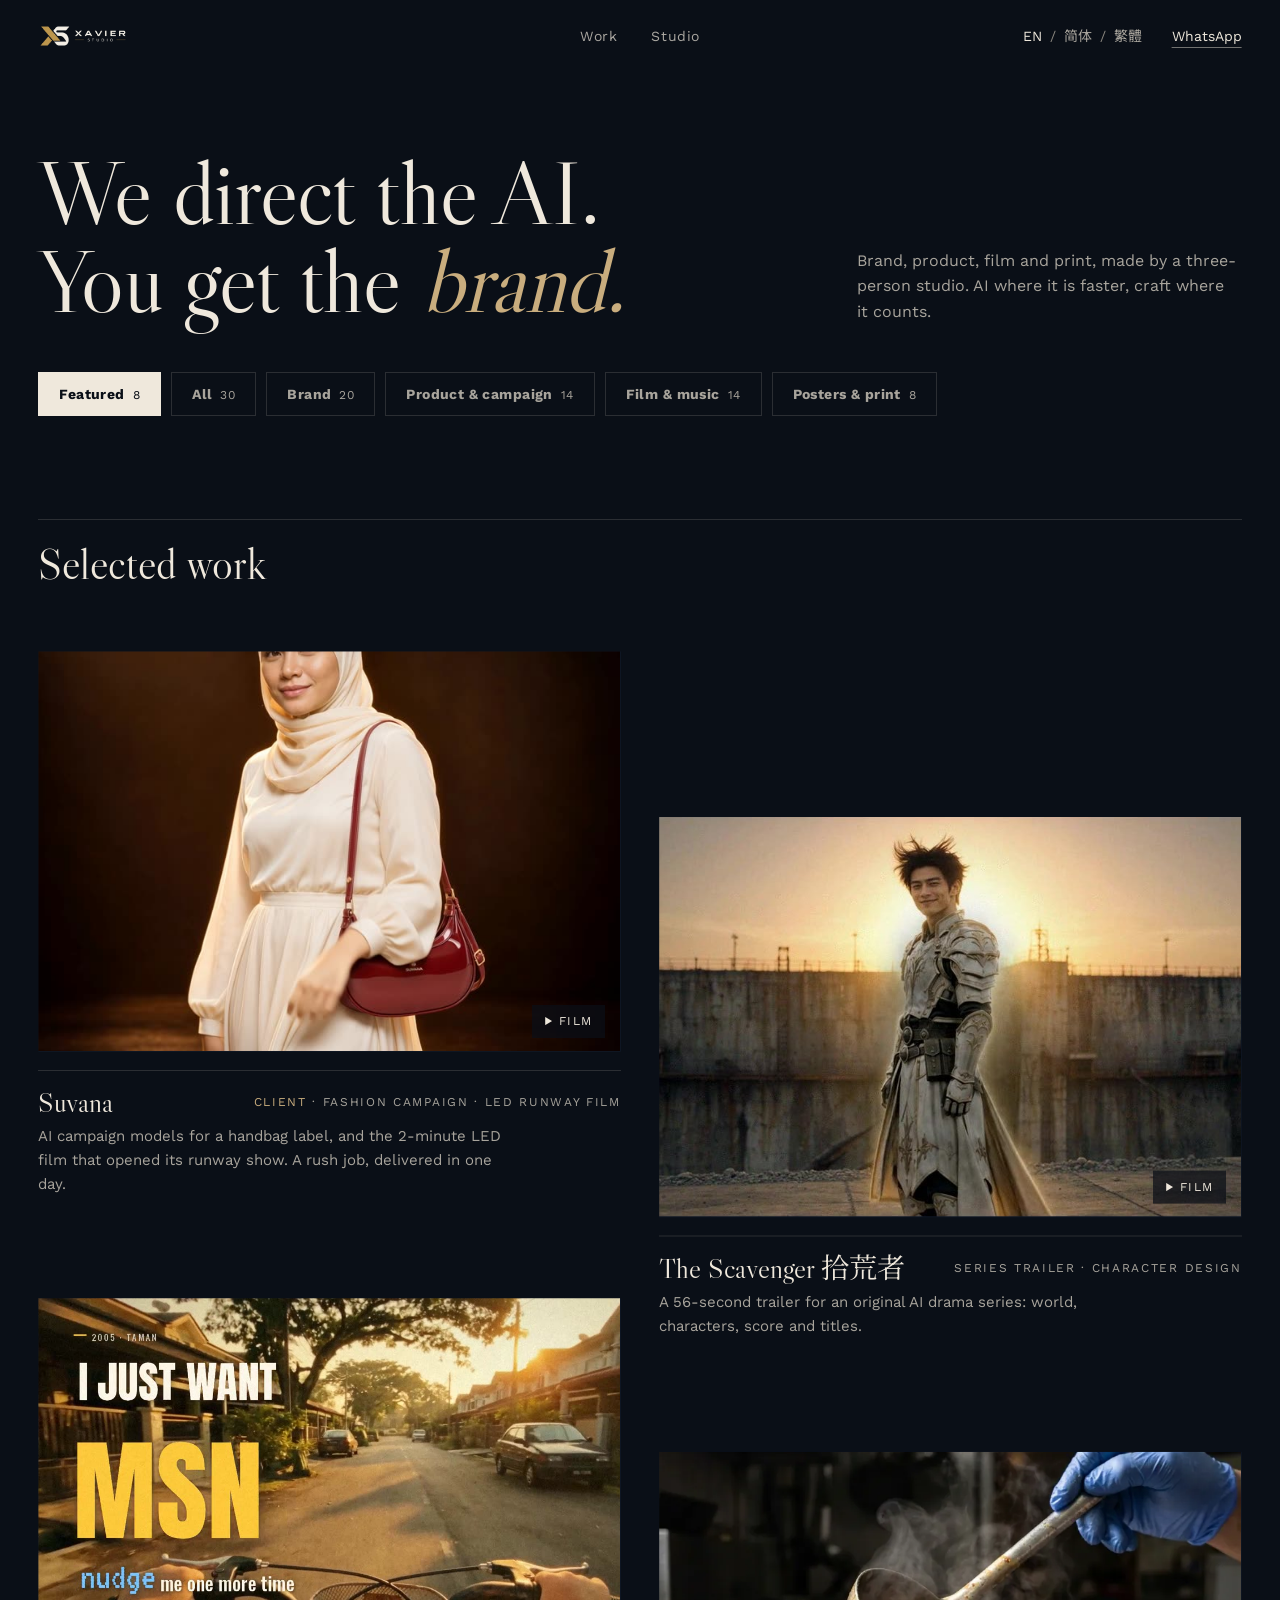
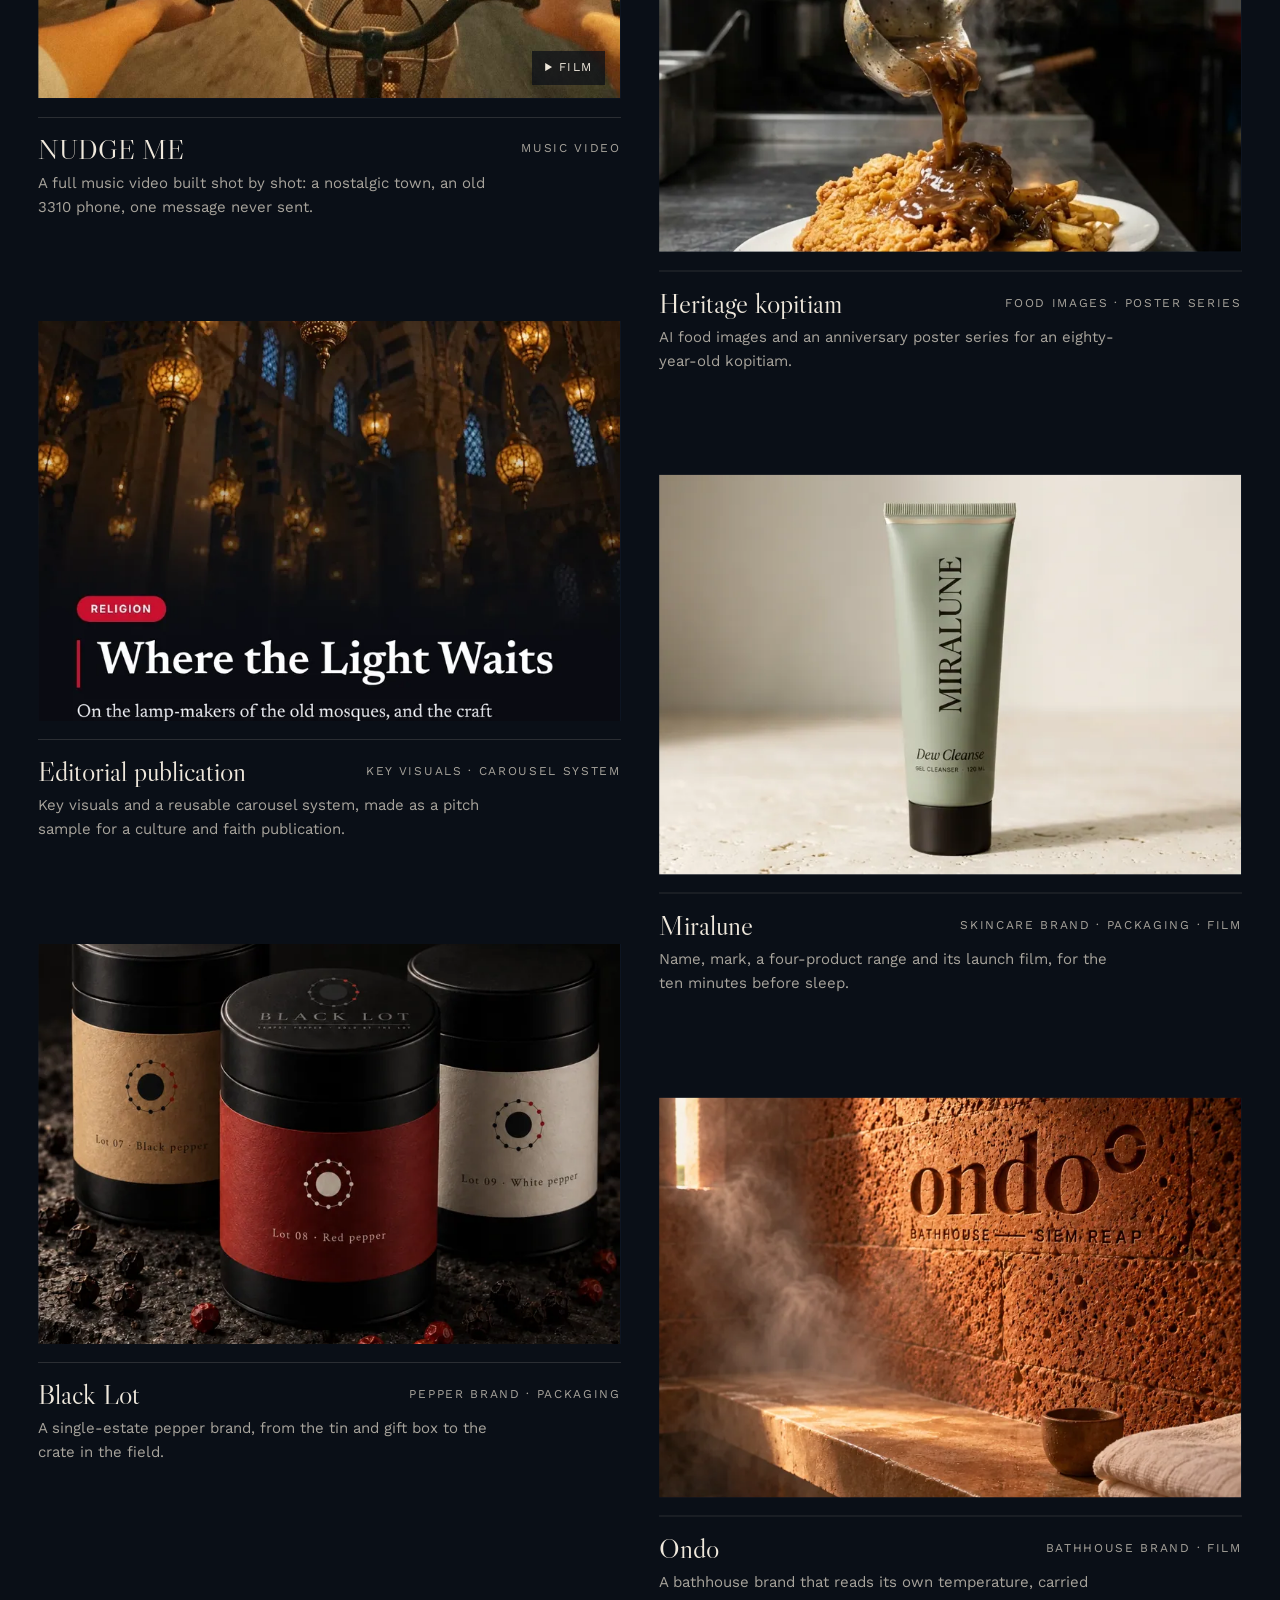
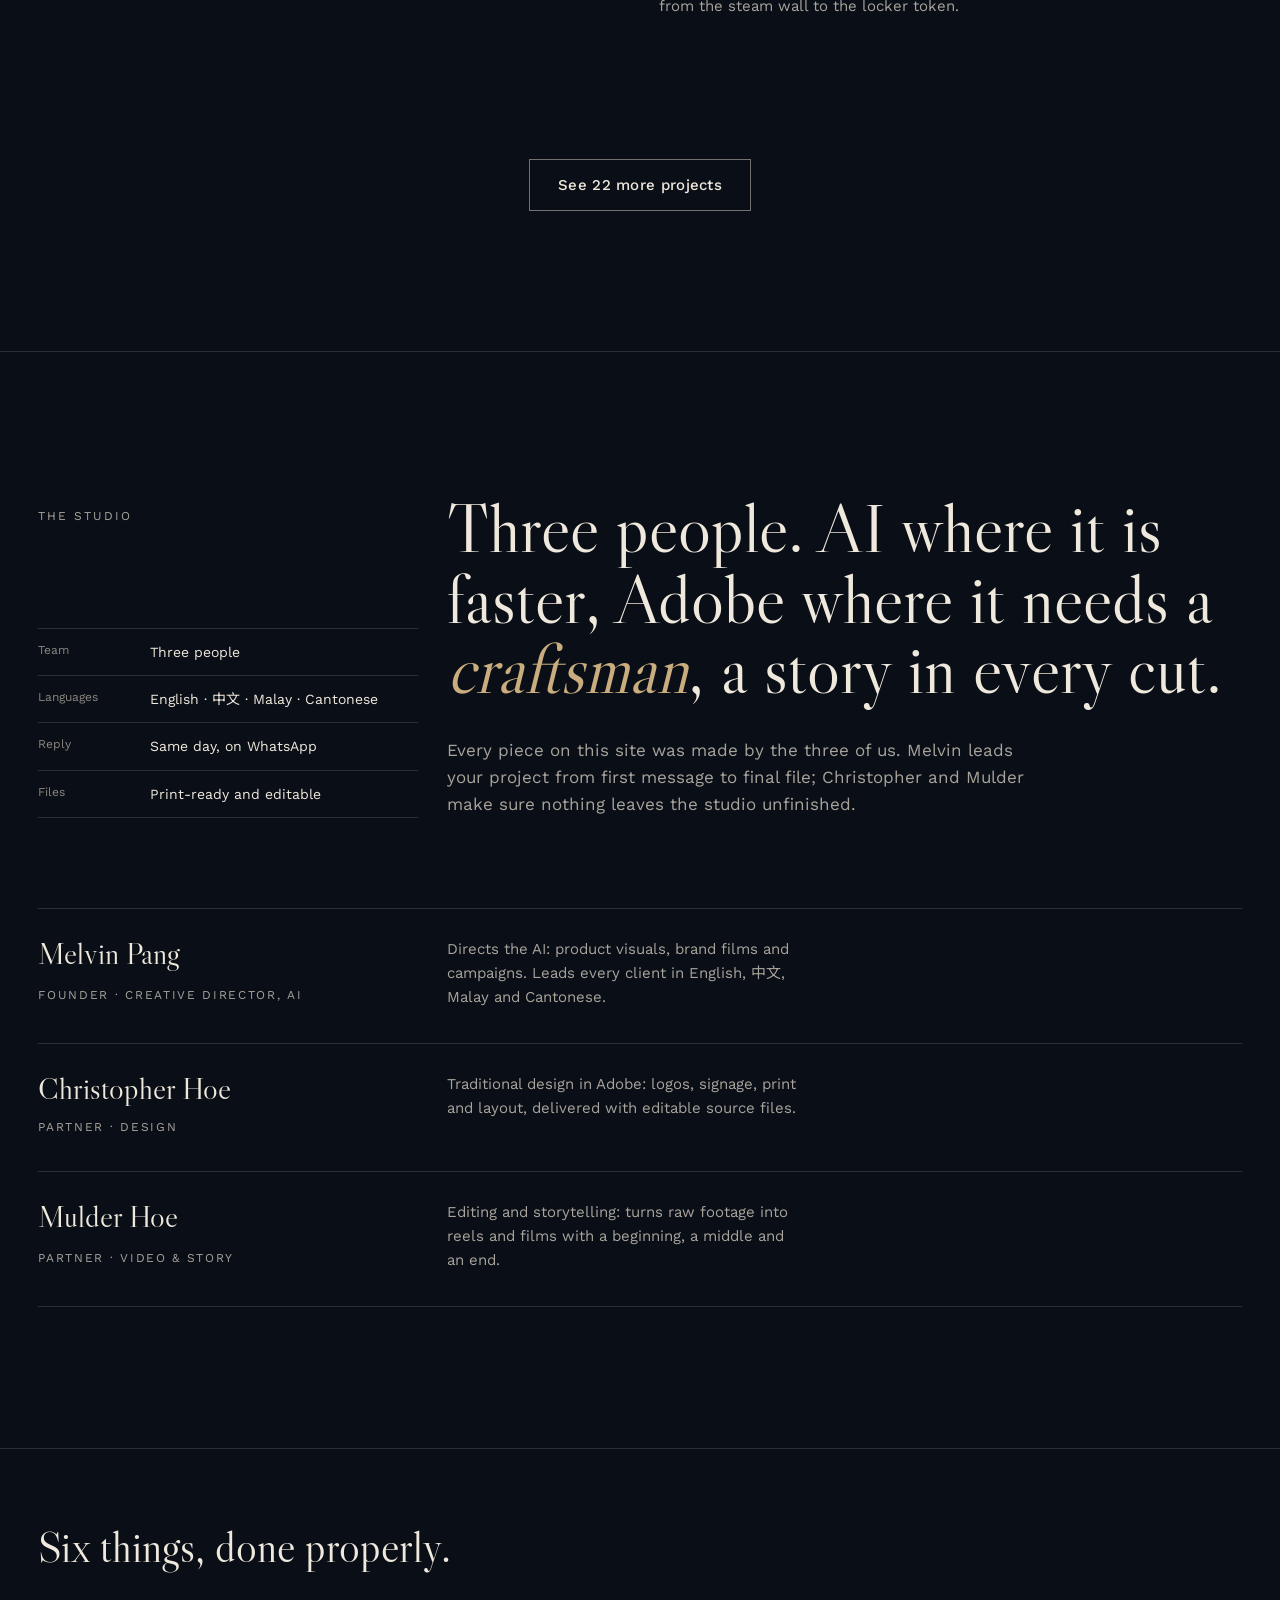
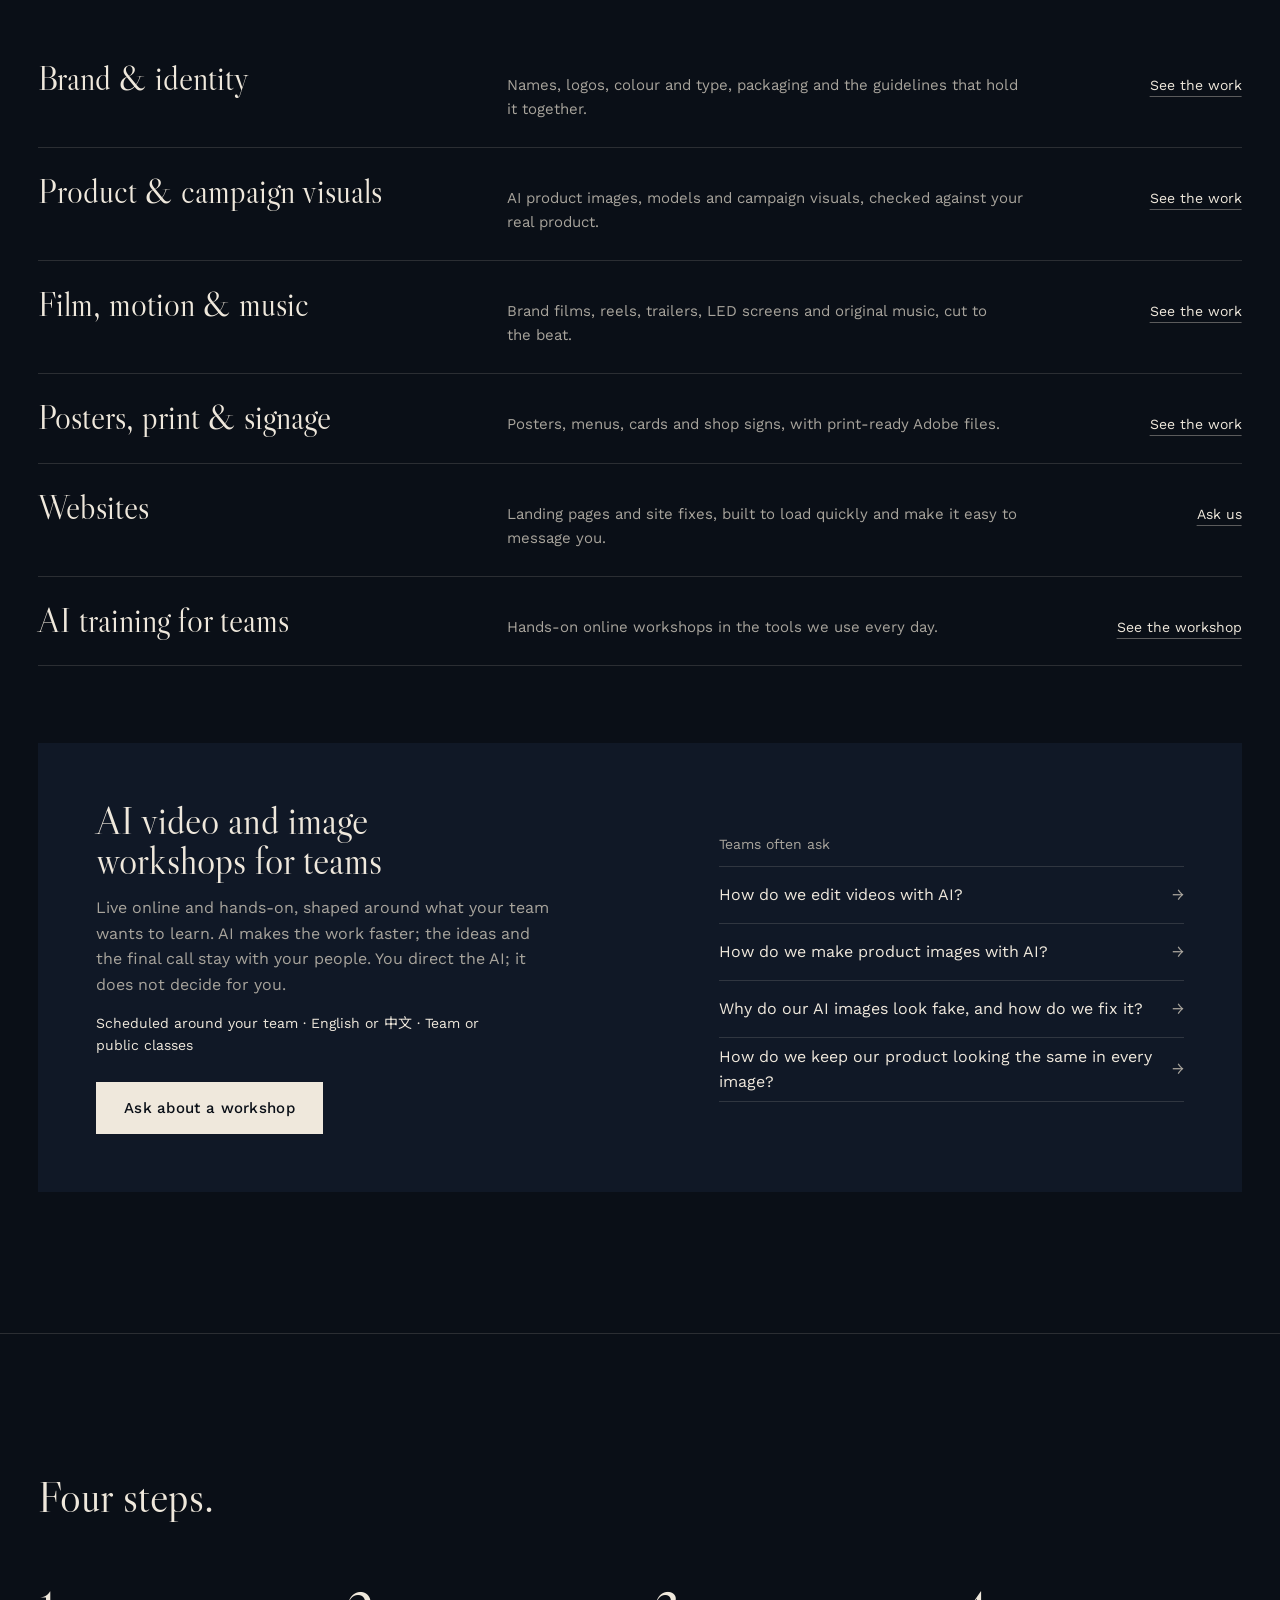
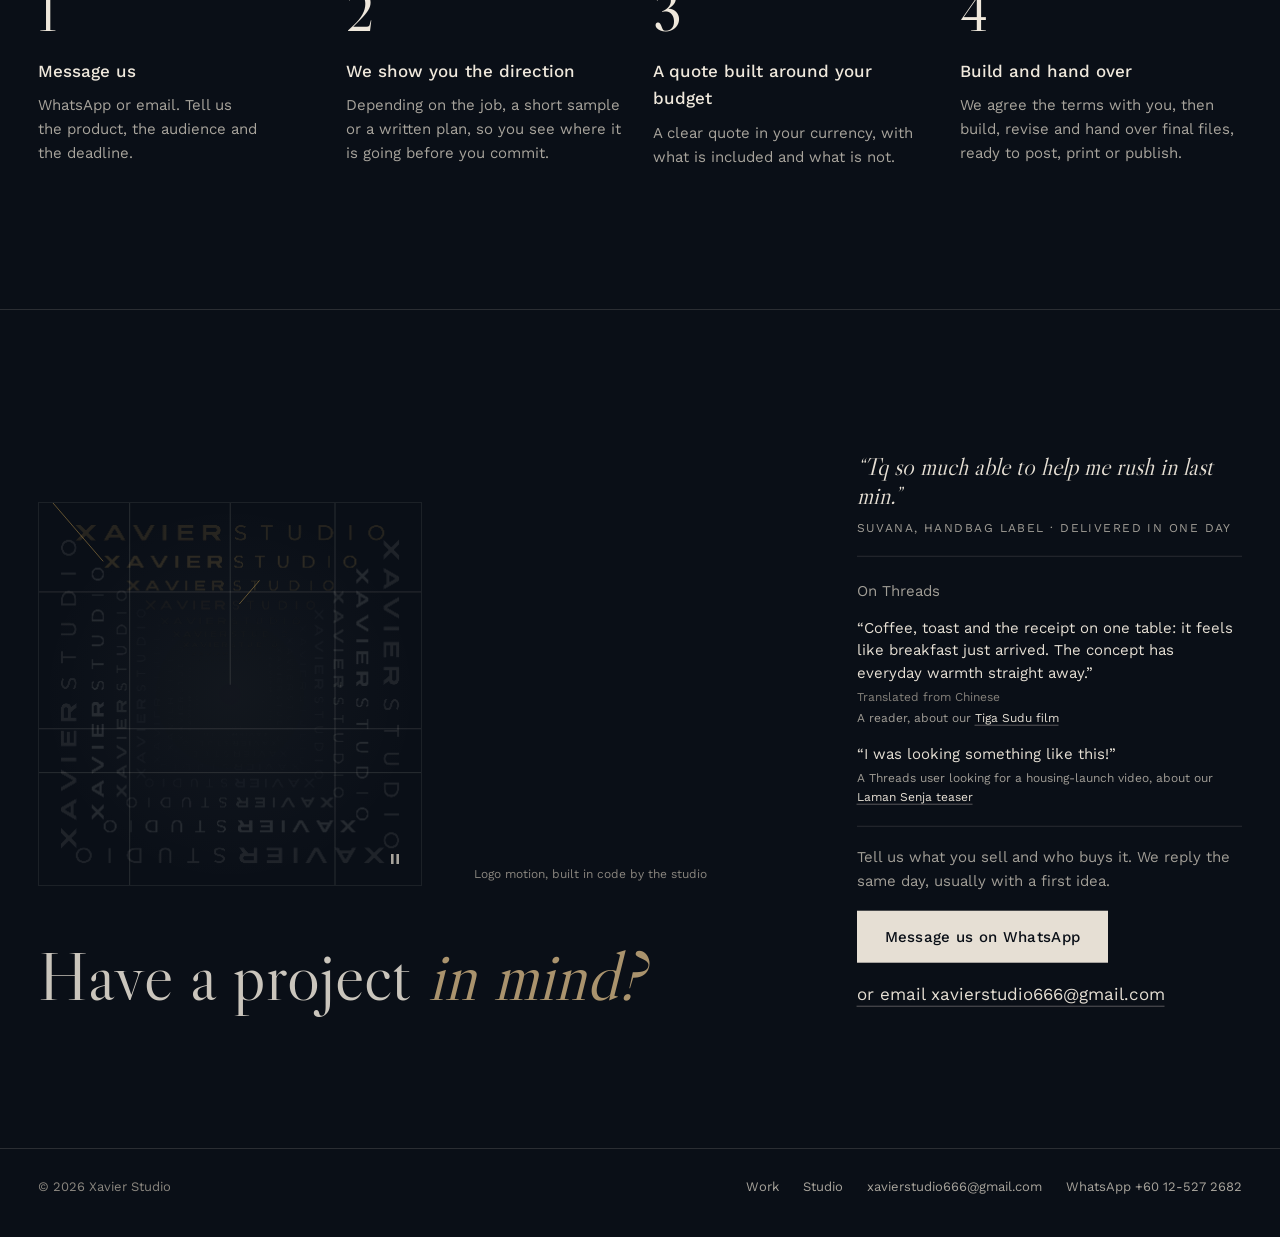
<file: index.html>
<!doctype html>
<html lang="en" class="no-js">
<head>
<meta charset="utf-8">
<meta name="viewport" content="width=device-width, initial-scale=1, viewport-fit=cover">
<title>Xavier Studio · Brand, product, film and print</title>
<meta name="description" content="A three-person studio for brand, product visuals, film and print. AI where it is faster, craft where it counts. English and 中文.">
<link rel="canonical" href="https://xavier-studio.github.io/">
<meta property="og:type" content="website">
<meta property="og:url" content="https://xavier-studio.github.io/">
<meta property="og:site_name" content="Xavier Studio">
<meta property="og:locale" content="en_GB">
<meta property="og:locale:alternate" content="zh_CN">
<meta property="og:locale:alternate" content="zh_TW">
<meta property="og:title" content="Xavier Studio · Brand, product, film and print">
<meta property="og:description" content="A three-person studio for brand, product visuals, film and print. AI where it is faster, craft where it counts. English and 中文.">
<meta property="og:image" content="https://xavier-studio.github.io/assets/og-share.jpg">
<meta property="og:image:width" content="1200">
<meta property="og:image:height" content="630">
<meta property="og:image:alt" content="Xavier Studio: We direct the AI. You get the brand. Suvana campaign models on a warm stage.">
<meta name="twitter:card" content="summary_large_image">
<meta name="twitter:title" content="Xavier Studio · Brand, product, film and print">
<meta name="twitter:description" content="A three-person studio for brand, product visuals, film and print. AI where it is faster, craft where it counts. English and 中文.">
<meta name="twitter:image" content="https://xavier-studio.github.io/assets/og-share.jpg">
<meta name="theme-color" content="#0A0F17">
<link rel="icon" type="image/png" sizes="32x32" href="assets/favicon-32.png">
<link rel="icon" type="image/png" sizes="192x192" href="assets/icon-192.png">
<link rel="apple-touch-icon" href="assets/apple-touch-icon.png">
<link rel="manifest" href="site.webmanifest">
<script type="application/ld+json">{"@context":"https://schema.org","@type":"ProfessionalService","name":"Xavier Studio","url":"https://xavier-studio.github.io/","logo":"https://xavier-studio.github.io/assets/icon-512.png","description":"Brand, product, film and print studio. AI where it is faster, craft where it counts.","email":"xavierstudio666@gmail.com","founder":{"@type":"Person","name":"Melvin Pang"},"employee":[{"@type":"Person","name":"Christopher Hoe"},{"@type":"Person","name":"Mulder Hoe"}],"contactPoint":{"@type":"ContactPoint","contactType":"sales","url":"https://wa.me/60125272682","availableLanguage":["en","zh-Hans","zh-Hant","ms","yue"]}}</script>
<link rel="preconnect" href="https://fonts.googleapis.com"><link rel="preconnect" href="https://fonts.gstatic.com" crossorigin>
<link href="https://fonts.googleapis.com/css2?family=Libre+Caslon+Display:ital@0;1&family=Work+Sans:wght@400;500;600&family=Noto+Serif+SC:wght@400;500;600&family=Noto+Sans+SC:wght@400;500&family=Noto+Serif+TC:wght@400;500;600&family=Noto+Sans+TC:wght@400;500&display=swap" rel="stylesheet">
<link rel="stylesheet" href="v3.css">
<script>document.documentElement.className="js";try{if(sessionStorage.getItem("xs-intro"))document.documentElement.classList.add("seen")}catch(e){}if(matchMedia("(prefers-reduced-motion: reduce)").matches)document.documentElement.classList.add("rm")</script>
</head>
<body>
<div class="loader" id="loader" aria-hidden="true"><div class="loader__in"><img src="assets/xs-horizontal-600.png" alt="" width="180" height="48"><div class="loader__bar"><i></i></div></div></div>
<header class="nav" id="nav">
  <a class="nav__logo" href="#top"><img src="assets/xs-horizontal-300.png" srcset="assets/xs-horizontal-300.png 300w, assets/xs-horizontal-600.png 600w" sizes="150px" alt="Xavier Studio" width="150" height="40"></a>
  <nav class="nav__links" aria-label="Main"><a href="#work" data-t="nav.work">Work</a><a href="#studio" data-t="nav.studio">Studio</a></nav>
  <div class="nav__r"><div class="lang" role="group" aria-label="Language / 语言 / 語言"><button type="button" data-l="en" class="on" aria-pressed="true">EN</button><span aria-hidden="true">/</span><button type="button" data-l="zh" aria-pressed="false" lang="zh-Hans">简体</button><span aria-hidden="true">/</span><button type="button" data-l="tw" aria-pressed="false" lang="zh-Hant">繁體</button></div><a class="nav__wa" data-wa href="https://wa.me/60125272682" target="_blank" rel="noopener" data-t="nav.wa">WhatsApp</a></div>
</header>
<nav class="mnav" aria-label="Main (mobile)"><a href="#work" data-t="nav.work">Work</a><a href="#studio" data-t="nav.studio">Studio</a><a data-wa href="https://wa.me/60125272682" target="_blank" rel="noopener">WhatsApp</a></nav>
<main id="top">
<section class="intro">
  <h1 class="intro__h hero-rv" data-t="intro.h">We direct the AI.<br>You get the <em>brand.</em></h1>
  <p class="intro__p hero-rv" data-t="intro.p">Brand, product, film and print, made by a three-person studio. AI where it is faster, craft where it counts.</p>
  <div class="chips hero-rv" role="group" aria-label="Filter the work">
    <button class="chip" type="button" data-f="featured" aria-pressed="true"><b data-t="f.feat">Featured</b><span>8</span></button>
    <button class="chip" type="button" data-f="all" aria-pressed="false"><b data-t="f.all">All</b><span>30</span></button>
    <button class="chip" type="button" data-f="brand" aria-pressed="false"><b data-t="f.brand">Brand</b><span>20</span></button>
    <button class="chip" type="button" data-f="product" aria-pressed="false"><b data-t="f.product">Product &amp; campaign</b><span>14</span></button>
    <button class="chip" type="button" data-f="film" aria-pressed="false"><b data-t="f.film">Film &amp; music</b><span>14</span></button>
    <button class="chip" type="button" data-f="print" aria-pressed="false"><b data-t="f.print">Posters &amp; print</b><span>8</span></button>
  </div>
</section>
<div id="work"></div>
<section class="feat" aria-labelledby="feat-h">
  <div class="sec-head"><h2 id="feat-h" data-t="feat.h">Selected work</h2></div>
  <div class="feat__grid" id="feat"><!--feat--><button class="card" type="button" data-p="suvana" data-i="0">
        <div class="card__media"><video muted="" playsinline="" loop="" preload="none" width="720" height="720" style="aspect-ratio:720/720" poster="assets/v3/suvana-04.jpg" data-src="assets/v3/suvana-04-loop.mp4" aria-label="Suvana · Fashion campaign · LED runway film"></video><span class="card__play">▶ Film</span></div>
        <div class="card__cap"><span class="card__t">Suvana</span><span class="card__type"><span class="card__c">Client</span> · Fashion campaign · LED runway film</span><span class="card__l">AI campaign models for a handbag label, and the 2-minute LED film that opened its runway show. A rush job, delivered in one day.</span></div></button><button class="card" type="button" data-p="scavenger" data-i="0">
        <div class="card__media"><video muted="" playsinline="" loop="" preload="none" width="1280" height="548" style="aspect-ratio:1280/548" poster="assets/v3/scavenger-trailer-01.jpg" data-src="assets/v3/scavenger-trailer-01-loop.mp4" aria-label="The Scavenger 拾荒者 · Series trailer · Character design"></video><span class="card__play">▶ Film</span></div>
        <div class="card__cap"><span class="card__t">The Scavenger 拾荒者</span><span class="card__type">Series trailer · Character design</span><span class="card__l">A 56-second trailer for an original AI drama series: world, characters, score and titles.</span></div></button><button class="card" type="button" data-p="nudge" data-i="0">
        <div class="card__media"><video muted="" playsinline="" loop="" preload="none" width="1280" height="720" style="aspect-ratio:1280/720;object-position:left center" poster="assets/v3/nudge-me-01.jpg" data-src="assets/v3/nudge-me-01-loop.mp4" aria-label="NUDGE ME · Music video"></video><span class="card__play">▶ Film</span></div>
        <div class="card__cap"><span class="card__t">NUDGE ME</span><span class="card__type">Music video</span><span class="card__l">A full music video built shot by shot: a nostalgic town, an old 3310 phone, one message never sent.</span></div></button><button class="card" type="button" data-p="kopitiam" data-i="0">
        <div class="card__media"><img src="assets/v3/hua-mui-01-s.webp" width="1600" height="2143" style="aspect-ratio:1600/2143" srcset="assets/v3/hua-mui-01-s.webp 800w, assets/v3/hua-mui-01.webp 1600w" sizes="(max-width:900px) 100vw, 50vw" alt="Heritage kopitiam · Food images · Poster series" loading="lazy" decoding="async"></div>
        <div class="card__cap"><span class="card__t">Heritage kopitiam</span><span class="card__type">Food images · Poster series</span><span class="card__l">AI food images and an anniversary poster series for an eighty-year-old kopitiam.</span></div></button><button class="card" type="button" data-p="editorial" data-i="0">
        <div class="card__media"><img src="assets/v3/islamica-01-s.webp" width="1080" height="1198" style="aspect-ratio:1080/1198" srcset="assets/v3/islamica-01-s.webp 800w, assets/v3/islamica-01.webp 1600w" sizes="(max-width:900px) 100vw, 50vw" alt="Editorial publication · Key visuals · Carousel system" loading="lazy" decoding="async"></div>
        <div class="card__cap"><span class="card__t">Editorial publication</span><span class="card__type">Key visuals · Carousel system</span><span class="card__l">Key visuals and a reusable carousel system, made as a pitch sample for a culture and faith publication.</span></div></button><button class="card" type="button" data-p="miralune" data-i="0">
        <div class="card__media"><img src="assets/v3/miralune-01-s.webp" width="1200" height="896" style="aspect-ratio:1200/896" srcset="assets/v3/miralune-01-s.webp 800w, assets/v3/miralune-01.webp 1600w" sizes="(max-width:900px) 100vw, 50vw" alt="Miralune · Skincare brand · Packaging · Film" loading="lazy" decoding="async"></div>
        <div class="card__cap"><span class="card__t">Miralune</span><span class="card__type">Skincare brand · Packaging · Film</span><span class="card__l">Name, mark, a four-product range and its launch film, for the ten minutes before sleep.</span></div></button><button class="card" type="button" data-p="black-lot" data-i="0">
        <div class="card__media"><img src="assets/v3/black-lot-01-s.webp" width="1122" height="1402" style="aspect-ratio:1122/1402" srcset="assets/v3/black-lot-01-s.webp 800w, assets/v3/black-lot-01.webp 1600w" sizes="(max-width:900px) 100vw, 50vw" alt="Black Lot · Pepper brand · Packaging" loading="lazy" decoding="async"></div>
        <div class="card__cap"><span class="card__t">Black Lot</span><span class="card__type">Pepper brand · Packaging</span><span class="card__l">A single-estate pepper brand, from the tin and gift box to the crate in the field.</span></div></button><button class="card" type="button" data-p="ondo" data-i="0">
        <div class="card__media"><img src="assets/v3/ondo-01-s.webp" width="1122" height="1402" style="aspect-ratio:1122/1402" srcset="assets/v3/ondo-01-s.webp 800w, assets/v3/ondo-01.webp 1600w" sizes="(max-width:900px) 100vw, 50vw" alt="Ondo · Bathhouse brand · Film" loading="lazy" decoding="async"></div>
        <div class="card__cap"><span class="card__t">Ondo</span><span class="card__type">Bathhouse brand · Film</span><span class="card__l">A bathhouse brand that reads its own temperature, carried from the steam wall to the locker token.</span></div></button><!--/feat--></div>
</section>
<section class="wall" aria-labelledby="wall-h">
  <div class="wall__head" id="wall-head"><h2 id="wall-h" data-t="wall.h">More projects.</h2><p data-t="wall.p">One tile per project. Click or tap any of them to see the full set.</p></div>
  <div class="wall__more" id="wall-more" hidden><button class="btn btn--line" type="button">See all 29 projects</button></div>
  <div class="masonry" id="wall"><!--wall--><button class="tile" type="button" data-p="sera" data-i="0">
        <span class="tile__m"><img src="assets/v3/sera-01-s.webp" width="1200" height="896" style="aspect-ratio:1200/896" srcset="assets/v3/sera-01-s.webp 800w, assets/v3/sera-01.webp 1600w" sizes="(max-width:900px) 50vw, 33vw" alt="SERA · Sheet-mask brand · Film" loading="lazy" decoding="async"></span>
        <span class="tile__cap"><b>SERA</b><i>Sheet-mask brand · Film · 4 pieces</i></span></button><button class="tile" type="button" data-p="tiga-sudu" data-i="2">
        <span class="tile__m"><img src="assets/v3/tiga-sudu-02-s.webp" width="1122" height="1402" style="aspect-ratio:1122/1402" srcset="assets/v3/tiga-sudu-02-s.webp 800w, assets/v3/tiga-sudu-02.webp 1600w" sizes="(max-width:900px) 50vw, 33vw" alt="Tiga Sudu · Kopitiam brand · Film" loading="lazy" decoding="async"></span>
        <span class="tile__cap"><b>Tiga Sudu</b><i>Kopitiam brand · Film · 4 pieces</i></span></button><button class="tile" type="button" data-p="chris-chris-coffee-fest" data-i="0">
        <span class="tile__m"><img src="assets/v3/chris/chris-coffee-fest-s.webp" width="808" height="632" style="aspect-ratio:808/632" srcset="assets/v3/chris/chris-coffee-fest-s.webp 800w, assets/v3/chris/chris-coffee-fest.webp 1600w" sizes="(max-width:900px) 50vw, 33vw" alt="Coffee Festival 2020 · Festival key visual" loading="lazy" decoding="async"></span>
        <span class="tile__cap"><b>Coffee Festival 2020</b><i>Festival key visual</i></span></button><button class="tile" type="button" data-p="sora" data-i="2">
        <span class="tile__m"><img src="assets/v3/sora-residences-02-s.webp" width="1122" height="1402" style="aspect-ratio:1122/1402" srcset="assets/v3/sora-residences-02-s.webp 800w, assets/v3/sora-residences-02.webp 1600w" sizes="(max-width:900px) 50vw, 33vw" alt="Sora Residences · Property launch · Film" loading="lazy" decoding="async"></span>
        <span class="tile__cap"><b>Sora Residences</b><i>Property launch · Film · 4 pieces</i></span></button><button class="tile" type="button" data-p="laman-senja" data-i="0">
        <span class="tile__m"><video muted="" playsinline="" loop="" preload="none" width="720" height="1280" style="aspect-ratio:720/1280" poster="assets/v3/laman-senja-01.jpg" data-src="assets/v3/laman-senja-01-loop.mp4" aria-label="Laman Senja Residences · Property launch teaser · Typography"></video><span class="tile__vid">▶ Film</span></span>
        <span class="tile__cap"><b>Laman Senja Residences</b><i>Property launch teaser · Typography</i></span></button><button class="tile" type="button" data-p="chris-chris-panyttfodd" data-i="0">
        <span class="tile__m"><img src="assets/v3/chris/chris-panyttfodd-s.webp" width="808" height="632" style="aspect-ratio:808/632" srcset="assets/v3/chris/chris-panyttfodd-s.webp 800w, assets/v3/chris/chris-panyttfodd.webp 1600w" sizes="(max-width:900px) 50vw, 33vw" alt="Pånyttfödd · Skincare packaging" loading="lazy" decoding="async"></span>
        <span class="tile__cap"><b>Pånyttfödd</b><i>Skincare packaging</i></span></button><button class="tile" type="button" data-p="serene-harbor" data-i="0">
        <span class="tile__m"><video muted="" playsinline="" loop="" preload="none" width="962" height="720" style="aspect-ratio:962/720" poster="assets/v3/serene-harbor-02.jpg" data-src="assets/v3/serene-harbor-02-loop.mp4" aria-label="Serene Harbor · Hotel amenity visuals"></video><span class="tile__vid">▶ Film</span></span>
        <span class="tile__cap"><b>Serene Harbor</b><i>Hotel amenity visuals · 2 pieces</i></span></button><button class="tile" type="button" data-p="rumah-hujan" data-i="0">
        <span class="tile__m"><img src="assets/v3/rumah-hujan-01-s.webp" width="1122" height="1402" style="aspect-ratio:1122/1402" srcset="assets/v3/rumah-hujan-01-s.webp 800w, assets/v3/rumah-hujan-01.webp 1600w" sizes="(max-width:900px) 50vw, 33vw" alt="Rumah Hujan · Boutique hotel brand" loading="lazy" decoding="async"></span>
        <span class="tile__cap"><b>Rumah Hujan</b><i>Boutique hotel brand · 3 pieces</i></span></button><button class="tile" type="button" data-p="chris-chris-jianying" data-i="0">
        <span class="tile__m"><img src="assets/v3/chris/chris-jianying-s.webp" width="808" height="632" style="aspect-ratio:808/632" srcset="assets/v3/chris/chris-jianying-s.webp 800w, assets/v3/chris/chris-jianying.webp 1600w" sizes="(max-width:900px) 50vw, 33vw" alt="簡影 Studio · Logo" loading="lazy" decoding="async"></span>
        <span class="tile__cap"><b>簡影 Studio</b><i>Logo</i></span></button><button class="tile" type="button" data-p="shophouse-88" data-i="0">
        <span class="tile__m"><img src="assets/v3/shophouse-88-01-s.webp" width="1122" height="1402" style="aspect-ratio:1122/1402" srcset="assets/v3/shophouse-88-01-s.webp 800w, assets/v3/shophouse-88-01.webp 1600w" sizes="(max-width:900px) 50vw, 33vw" alt="Shophouse 88 · Co-working brand" loading="lazy" decoding="async"></span>
        <span class="tile__cap"><b>Shophouse 88</b><i>Co-working brand · 3 pieces</i></span></button><button class="tile" type="button" data-p="senja" data-i="0">
        <span class="tile__m"><img src="assets/v3/senja-sambal-01-s.webp" width="1122" height="1402" style="aspect-ratio:1122/1402" srcset="assets/v3/senja-sambal-01-s.webp 800w, assets/v3/senja-sambal-01.webp 1600w" sizes="(max-width:900px) 50vw, 33vw" alt="Senja Sambal · Sambal brand · Poster" loading="lazy" decoding="async"></span>
        <span class="tile__cap"><b>Senja Sambal</b><i>Sambal brand · Poster · 3 pieces</i></span></button><button class="tile" type="button" data-p="chris-chris-dragon-house" data-i="0">
        <span class="tile__m"><img src="assets/v3/chris/chris-dragon-house-s.webp" width="753" height="588" style="aspect-ratio:753/588" srcset="assets/v3/chris/chris-dragon-house-s.webp 800w, assets/v3/chris/chris-dragon-house.webp 1600w" sizes="(max-width:900px) 50vw, 33vw" alt="Dragon House Aquarium · Logo · Lettering" loading="lazy" decoding="async"></span>
        <span class="tile__cap"><b>Dragon House Aquarium</b><i>Logo · Lettering</i></span></button><button class="tile" type="button" data-p="skinlab" data-i="0">
        <span class="tile__m"><img src="assets/v3/skinlab-21-01-s.webp" width="1122" height="1402" style="aspect-ratio:1122/1402" srcset="assets/v3/skinlab-21-01-s.webp 800w, assets/v3/skinlab-21-01.webp 1600w" sizes="(max-width:900px) 50vw, 33vw" alt="Skinlab 21 · Clinic brand · Film" loading="lazy" decoding="async"></span>
        <span class="tile__cap"><b>Skinlab 21</b><i>Clinic brand · Film · 4 pieces</i></span></button><button class="tile" type="button" data-p="kroma" data-i="0">
        <span class="tile__m"><img src="assets/v3/kroma-01-s.webp" width="1122" height="1402" style="aspect-ratio:1122/1402" srcset="assets/v3/kroma-01-s.webp 800w, assets/v3/kroma-01.webp 1600w" sizes="(max-width:900px) 50vw, 33vw" alt="Kroma · Shirt label · Film" loading="lazy" decoding="async"></span>
        <span class="tile__cap"><b>Kroma</b><i>Shirt label · Film · 4 pieces</i></span></button><button class="tile" type="button" data-p="chris-chris-hanwei" data-i="0">
        <span class="tile__m"><img src="assets/v3/chris/chris-hanwei-s.webp" width="808" height="632" style="aspect-ratio:808/632" srcset="assets/v3/chris/chris-hanwei-s.webp 800w, assets/v3/chris/chris-hanwei.webp 1600w" sizes="(max-width:900px) 50vw, 33vw" alt="Hanwei TCM Clinic · Shopfront signage" loading="lazy" decoding="async"></span>
        <span class="tile__cap"><b>Hanwei TCM Clinic</b><i>Shopfront signage</i></span></button><button class="tile" type="button" data-p="villa-serai" data-i="1">
        <span class="tile__m"><img src="assets/v3/villa-serai-02-s.webp" width="941" height="1672" style="aspect-ratio:941/1672" srcset="assets/v3/villa-serai-02-s.webp 800w, assets/v3/villa-serai-02.webp 1600w" sizes="(max-width:900px) 50vw, 33vw" alt="Villa Serai · Villa listing visuals" loading="lazy" decoding="async"></span>
        <span class="tile__cap"><b>Villa Serai</b><i>Villa listing visuals · 3 pieces</i></span></button><button class="tile" type="button" data-p="molar" data-i="0">
        <span class="tile__m"><img src="assets/v3/molar-co-01-s.webp" width="1122" height="1402" style="aspect-ratio:1122/1402" srcset="assets/v3/molar-co-01-s.webp 800w, assets/v3/molar-co-01.webp 1600w" sizes="(max-width:900px) 50vw, 33vw" alt="Molar Co · Kids' dental brand" loading="lazy" decoding="async"></span>
        <span class="tile__cap"><b>Molar Co</b><i>Kids' dental brand · 3 pieces</i></span></button><button class="tile" type="button" data-p="chris-chris-airline" data-i="0">
        <span class="tile__m"><img src="assets/v3/chris/chris-airline-s.webp" width="808" height="632" style="aspect-ratio:808/632" srcset="assets/v3/chris/chris-airline-s.webp 800w, assets/v3/chris/chris-airline.webp 1600w" sizes="(max-width:900px) 50vw, 33vw" alt="Airline identity · Logo" loading="lazy" decoding="async"></span>
        <span class="tile__cap"><b>Airline identity</b><i>Logo</i></span></button><button class="tile" type="button" data-p="pang-pang" data-i="0">
        <span class="tile__m"><video muted="" playsinline="" loop="" preload="none" width="540" height="960" style="aspect-ratio:540/960" poster="assets/films/pang-pang.webp" data-src="assets/films/pang-pang-loop.mp4" aria-label="Pang Pang · Street-food brand · Film"></video><span class="tile__vid">▶ Film</span></span>
        <span class="tile__cap"><b>Pang Pang</b><i>Street-food brand · Film · 2 pieces</i></span></button><button class="tile" type="button" data-p="sour-hour" data-i="0">
        <span class="tile__m"><img src="assets/v3/sour-hour-01-s.webp" width="1080" height="1350" style="aspect-ratio:1080/1350" srcset="assets/v3/sour-hour-01-s.webp 800w, assets/v3/sour-hour-01.webp 1600w" sizes="(max-width:900px) 50vw, 33vw" alt="Sour Hour · Bar brand · Poster" loading="lazy" decoding="async"></span>
        <span class="tile__cap"><b>Sour Hour</b><i>Bar brand · Poster · 2 pieces</i></span></button><button class="tile" type="button" data-p="chris-chris-hunger-houz" data-i="0">
        <span class="tile__m"><img src="assets/v3/chris/chris-hunger-houz-s.webp" width="758" height="592" style="aspect-ratio:758/592" srcset="assets/v3/chris/chris-hunger-houz-s.webp 800w, assets/v3/chris/chris-hunger-houz.webp 1600w" sizes="(max-width:900px) 50vw, 33vw" alt="Hunger Houz · Crest logo" loading="lazy" decoding="async"></span>
        <span class="tile__cap"><b>Hunger Houz</b><i>Crest logo</i></span></button><button class="tile" type="button" data-p="throttle" data-i="0">
        <span class="tile__m"><video muted="" playsinline="" loop="" preload="none" width="406" height="720" style="aspect-ratio:406/720" poster="assets/v3/throttle-therapy-01.jpg" data-src="assets/v3/throttle-therapy-01-loop.mp4" aria-label="Throttle Therapy · Animated ride film"></video><span class="tile__vid">▶ Film</span></span>
        <span class="tile__cap"><b>Throttle Therapy</b><i>Animated ride film</i></span></button><!--/wall--></div>
  <p class="empty hide" id="empty" data-t="empty">Nothing in this filter yet.</p>
</section>
<div class="studio" id="studio">
<section class="s-intro" aria-labelledby="studio-h">
  <div class="s-side"><span class="cap rv" data-t="s.cap">The studio</span>
    <dl class="s-facts rv">
      <div><dt data-t="sf.k1">Team</dt><dd data-t="sf.v1">Three people</dd></div>
      <div><dt data-t="sf.k2">Languages</dt><dd data-t="sf.v2">English · 中文 · Malay · Cantonese</dd></div>
      <div><dt data-t="sf.k3">Reply</dt><dd data-t="sf.v3">Same day, on WhatsApp</dd></div>
      <div><dt data-t="sf.k4">Files</dt><dd data-t="sf.v4">Print-ready and editable</dd></div>
    </dl></div>
  <h2 id="studio-h" class="rv" data-t="s.h">Three people. AI where it is faster, Adobe where it needs a <em>craftsman</em>, a story in every cut.</h2>
  <p class="rv" data-t="s.p">Every piece on this site was made by the three of us. Melvin leads your project from first message to final file; Christopher and Mulder make sure nothing leaves the studio unfinished.</p>
</section>
<section class="team" aria-label="Team">
  <ul class="partners partners--all rv">
    <li><h3>Melvin Pang</h3><div class="role" data-t="p1.r">Founder · Creative Director, AI</div><p data-t="p1.p">Directs the AI: product visuals, brand films and campaigns. Leads every client in English, 中文, Malay and Cantonese.</p></li>
    <li><h3>Christopher Hoe</h3><div class="role" data-t="p2.r">Partner · Design</div><p data-t="p2.p">Traditional design in Adobe: logos, signage, print and layout, delivered with editable source files.</p></li>
    <li><h3>Mulder Hoe</h3><div class="role" data-t="p3.r">Partner · Video &amp; Story</div><p data-t="p3.p">Editing and storytelling: turns raw footage into reels and films with a beginning, a middle and an end.</p></li>
  </ul>
  <!-- Photos on hold until all three matching portraits are ready (Melvin: assets/founder-studio.webp). Then switch back to three <article class="person"> cards with .person__ph photos. -->
</section>
<section class="make" aria-labelledby="make-h">
  <div class="sec-head"><h2 id="make-h" data-t="make.h">Six things, done properly.</h2></div>
  <ol class="make__list">
    <li class="make__row"><h3 data-t="m1.h">Brand &amp; identity</h3><p data-t="m1.p">Names, logos, colour and type, packaging and the guidelines that hold it together.</p><a class="tl" href="#brand" data-t="see">See the work</a></li>
    <li class="make__row"><h3 data-t="m2.h">Product &amp; campaign visuals</h3><p data-t="m2.p">AI product images, models and campaign visuals, checked against your real product.</p><a class="tl" href="#product" data-t="see">See the work</a></li>
    <li class="make__row"><h3 data-t="m3.h">Film, motion &amp; music</h3><p data-t="m3.p">Brand films, reels, trailers, LED screens and original music, cut to the beat.</p><a class="tl" href="#film" data-t="see">See the work</a></li>
    <li class="make__row"><h3 data-t="m4.h">Posters, print &amp; signage</h3><p data-t="m4.p">Posters, menus, cards and shop signs, with print-ready Adobe files.</p><a class="tl" href="#print" data-t="see">See the work</a></li>
    <li class="make__row"><h3 data-t="m5.h">Websites</h3><p data-t="m5.p">Landing pages and site fixes, built to load quickly and make it easy to message you.</p><a class="tl" data-wa href="https://wa.me/60125272682" target="_blank" rel="noopener" data-t="talk">Ask us</a></li>
    <li class="make__row"><h3 data-t="m6.h">AI training for teams</h3><p data-t="m6.p">Hands-on online workshops in the tools we use every day.</p><a class="tl" href="#workshops" data-t="see.ws">See the workshop</a></li>
  </ol>
</section>
</div>
<section class="train" id="workshops" aria-labelledby="tr-h">
  <div class="train__a">
    <h2 id="tr-h" data-t="tr.h">AI video and image workshops for teams</h2>
    <p data-t="tr.p">Live online and hands-on, shaped around what your team wants to learn. AI makes the work faster; the ideas and the final call stay with your people. You direct the AI; it does not decide for you.</p>
    <p class="train__meta" data-t="tr.meta">Scheduled around your team · English or 中文 · Team or public classes</p>
    <a class="btn" data-wa="workshop" href="https://wa.me/60125272682" target="_blank" rel="noopener" data-t="tr.btn">Ask about a workshop</a>
  </div>
  <div class="train__b"><p class="train__lead" data-t="tr.lead">Teams often ask</p>
  <ul class="train__list">
    <li><a data-wa="tr.l1" data-t="tr.l1" href="https://wa.me/60125272682" target="_blank" rel="noopener">How do we edit videos with AI?</a></li>
    <li><a data-wa="tr.l2" data-t="tr.l2" href="https://wa.me/60125272682" target="_blank" rel="noopener">How do we make product images with AI?</a></li>
    <li><a data-wa="tr.l3" data-t="tr.l3" href="https://wa.me/60125272682" target="_blank" rel="noopener">Why do our AI images look fake, and how do we fix it?</a></li>
    <li><a data-wa="tr.l4" data-t="tr.l4" href="https://wa.me/60125272682" target="_blank" rel="noopener">How do we keep our product looking the same in every image?</a></li>
  </ul></div>
</section>
<section class="steps" aria-labelledby="how-h">
  <div class="sec-head"><h2 id="how-h" data-t="how.h">Four steps.</h2></div>
  <div class="steps__grid">
    <div class="step"><div class="n">1</div><h3 data-t="st1.h">Message us</h3><p data-t="st1.p">WhatsApp or email. Tell us the product, the audience and the deadline.</p></div>
    <div class="step"><div class="n">2</div><h3 data-t="st2.h">We show you the direction</h3><p data-t="st2.p">Depending on the job, a short sample or a written plan, so you see where it is going before you commit.</p></div>
    <div class="step"><div class="n">3</div><h3 data-t="st3.h">A quote built around your budget</h3><p data-t="st3.p">A clear quote in your currency, with what is included and what is not.</p></div>
    <div class="step"><div class="n">4</div><h3 data-t="st4.h">Build and hand over</h3><p data-t="st4.p">We agree the terms with you, then build, revise and hand over final files, ready to post, print or publish.</p></div>
  </div>
</section>
<div class="lb" id="lb" role="dialog" aria-modal="true" aria-labelledby="lb-title">
  <div class="lb__top"><div><span class="lb__title" id="lb-title"></span><span class="lb__type" id="lb-type"></span></div><button class="lb__x" id="lb-x" type="button" data-t="close">Close</button></div>
  <div class="lb__stage" id="lb-stage"><button class="lb__nav lb__prev" type="button" aria-label="Previous">←</button><button class="lb__nav lb__next" type="button" aria-label="Next">→</button></div>
  <div class="lb__bot"><span class="lb__line" id="lb-line"></span><span><a class="tl hide" id="lb-case" href="#" data-t="case">Read the case</a>&nbsp;&nbsp;<span class="lb__count" id="lb-count"></span></span></div>
</div>
<section class="band" id="contact">
  <div class="band__l">
    <div class="lmx" id="logo-anim">
    <div class="lmx__lock">
      <div class="lmx__panel"><canvas class="lmx__c" aria-hidden="true"></canvas>
      <svg class="lmx__svg" viewBox="0 0 3194 2852" overflow="visible" role="img" aria-labelledby="lmx-t"><title id="lmx-t">Xavier Studio</title>
    <defs>
      <linearGradient id="lmx-sheen" x1="0" y1="0" x2="1" y2="0"><stop offset="0" stop-color="#fff" stop-opacity="0"/><stop offset=".5" stop-color="#fff" stop-opacity=".85"/><stop offset="1" stop-color="#fff" stop-opacity="0"/></linearGradient>
      <mask id="lmx-mark" maskUnits="userSpaceOnUse" x="0" y="0" width="3194" height="2852"><path fill="#fff" d="M283 90.5 L963 90.5 L2107.6 1421.5 L1427.6 1421.5 Z M228 1878.5 L908 1878.5 L1301 1421.5 L961 1026.1 Z"/><path fill="#fff" d="M1915.7 90.5 L2966 90.5 L2659.8 446.5 L1828.5 446.5 C1771.9 446.5 1726 492.4 1726 549 C1726 605.6 1771.9 651.5 1828.5 651.5 L2254 651.5 C2613.5 651.5 2896 934.3 2896 1358.5 C2896 1706.5 2705.9 1878.5 2464 1878.5 L1970.7 1878.5 C1874.7 1878.5 1785.5 1837.6 1722.9 1764.8 L1510.2 1517.5 L2686 1517.5 C2438.3 1117.9 2313.8 977.5 2084 977.5 L1852.4 977.5 L1427.6 483.6 L1667.9 204.2 C1730.5 131.4 1819.7 90.5 1915.7 90.5 Z"/></mask>
      <mask id="lmx-mw" maskUnits="userSpaceOnUse" x="0" y="0" width="3194" height="2852"><rect class="lmx-rw" x="60" y="2100" width="3080" height="400" fill="#fff"/></mask>
      <mask id="lmx-ml" maskUnits="userSpaceOnUse" x="0" y="0" width="3194" height="2852"><rect class="lmx-rl" x="0" y="2600" width="3194" height="160" fill="#fff"/></mask>
    </defs>
    <g class="lmx-guides" fill="none" stroke="currentColor" stroke-width="1" vector-effect="non-scaling-stroke">
      <line class="gd" x1="-6000" y1="90.5" x2="9000" y2="90.5" vector-effect="non-scaling-stroke"/>
      <line class="gd" x1="-6000" y1="1878.5" x2="9000" y2="1878.5" vector-effect="non-scaling-stroke"/>
      <line class="gd" x1="-6000" y1="2451.5" x2="9000" y2="2451.5" vector-effect="non-scaling-stroke"/>
      <line class="gd" x1="283" y1="-3000" x2="283" y2="6000" vector-effect="non-scaling-stroke"/>
      <line class="gd" x1="2966" y1="-3000" x2="2966" y2="6000" vector-effect="non-scaling-stroke"/>
      <line class="gd" x1="1597" y1="-3000" x2="1597" y2="6000" vector-effect="non-scaling-stroke" stroke-dasharray="4 6"/>
      <line class="gd gd-gold" x1="-1440" y1="-1910" x2="4300" y2="4765" vector-effect="non-scaling-stroke"/>
      <line class="gd gd-gold" x1="1980" y1="-60" x2="-900" y2="3300" vector-effect="non-scaling-stroke"/>
      <circle class="gd" cx="2433" cy="1265" r="610" vector-effect="non-scaling-stroke" stroke-dasharray="3 7"/>
      <circle class="gd-pt" cx="283" cy="90.5" r="26"/><circle class="gd-pt" cx="1427.6" cy="1421.5" r="26"/><circle class="gd-pt" cx="2966" cy="90.5" r="26"/><circle class="gd-pt" cx="2433" cy="1265" r="26"/>
      <text class="gd-t" x="340" y="-40">0, 0</text>
      <text class="gd-t" x="2010" y="2040">49.3°</text>
      <text class="gd-t" x="3080" y="1290">r 610</text>
      <text class="gd-t" x="2560" y="-40">3194 × 2852</text>
    </g>
    <g class="lmx-mark"><path class="lmx-x" fill="#BD964D" d="M283 90.5 L963 90.5 L2107.6 1421.5 L1427.6 1421.5 Z M228 1878.5 L908 1878.5 L1301 1421.5 L961 1026.1 Z"/><path class="lmx-s" fill="#F4EFE6" d="M1915.7 90.5 L2966 90.5 L2659.8 446.5 L1828.5 446.5 C1771.9 446.5 1726 492.4 1726 549 C1726 605.6 1771.9 651.5 1828.5 651.5 L2254 651.5 C2613.5 651.5 2896 934.3 2896 1358.5 C2896 1706.5 2705.9 1878.5 2464 1878.5 L1970.7 1878.5 C1874.7 1878.5 1785.5 1837.6 1722.9 1764.8 L1510.2 1517.5 L2686 1517.5 C2438.3 1117.9 2313.8 977.5 2084 977.5 L1852.4 977.5 L1427.6 483.6 L1667.9 204.2 C1730.5 131.4 1819.7 90.5 1915.7 90.5 Z"/></g>
    <g mask="url(#lmx-mark)"><rect class="lmx-sheen" x="-1400" y="0" width="1000" height="2000" fill="url(#lmx-sheen)" transform="skewX(-20)" opacity=".55"/></g>
    <path class="lmx-w" mask="url(#lmx-mw)" fill="#F4EFE6" d="M192.3 2134.5L299.9 2242.1L407.5 2134.5L509.3 2134.5L350.8 2293L509.3 2451.5L407.5 2451.5L299.9 2343.9L192.3 2451.5L90.5 2451.5L249 2293L90.5 2134.5Z M669.9 2451.5L852.9 2134.5L936.9 2134.5L1119.9 2451.5L1036.8 2451.5L1001 2389.5L788.9 2389.5L753 2451.5Z M894.9 2205.8L823.5 2329.5L966.3 2329.5Z M1457.1 2451.5L1274.1 2134.5L1357.3 2134.5L1499.1 2380.2L1641 2134.5L1724.2 2134.5L1541.1 2451.5Z M1973.6 2134.5L1973.6 2451.5L1895.6 2451.5L1895.6 2134.5Z M2207.1 2134.5L2527.1 2134.5L2527.1 2194.5L2285.1 2194.5L2285.1 2259.8L2499.1 2259.8L2499.1 2319.8L2285.1 2319.8L2285.1 2391.5L2533.1 2391.5L2533.1 2451.5L2207.1 2451.5Z M2723.5 2134.5L2978.8 2134.5C3048.8 2134.5 3095.5 2175.1 3095.5 2235.9C3095.5 2296.8 3062.2 2337.4 3012.2 2337.4L3103.5 2451.5L3007.5 2451.5L2916.2 2337.4L2801.5 2337.4L2801.5 2451.5L2723.5 2451.5Z M2801.5 2194.5L2801.5 2277.4L2966.7 2277.4C2995.3 2277.4 3014.4 2260.8 3014.4 2235.9C3014.4 2211.1 2995.3 2194.5 2966.7 2194.5Z"/>
    <path class="lmx-st" fill="#F4EFE6" d="M904.4 2763.2Q887.3 2763.2 871.6 2758Q856 2752.7 847 2744.4L854.9 2727.6Q863.5 2735.1 876.8 2740.1Q890.1 2745 904.4 2745Q917.5 2745 925.6 2742Q933.8 2739 937.6 2733.8Q941.5 2728.5 941.5 2721.9Q941.5 2714.1 936.5 2709.4Q931.4 2704.7 923.4 2701.8Q915.4 2698.9 905.7 2696.8Q896.1 2694.6 886.3 2691.8Q876.6 2688.9 868.5 2684.4Q860.5 2679.9 855.6 2672.2Q850.6 2664.6 850.6 2652.6Q850.6 2641.1 856.8 2631.3Q862.9 2621.6 875.6 2615.7Q888.4 2609.8 908.1 2609.8Q921.1 2609.8 934 2613.2Q946.9 2616.6 956.3 2623.1L949.2 2640.2Q939.6 2633.8 928.9 2630.9Q918.1 2628 908.1 2628Q895.4 2628 887.3 2631.2Q879.1 2634.4 875.4 2639.8Q871.6 2645.1 871.6 2651.8Q871.6 2659.7 876.7 2664.4Q881.7 2669.1 889.8 2671.9Q897.8 2674.7 907.4 2677Q917.1 2679.2 926.8 2682Q936.6 2684.8 944.6 2689.3Q952.6 2693.8 957.6 2701.3Q962.5 2708.8 962.5 2720.6Q962.5 2731.9 956.3 2741.7Q950.1 2751.4 937.1 2757.3Q924.1 2763.2 904.4 2763.2Z M1157 2761.5V2630.1H1105.6V2611.5H1229.7V2630.1H1178.2V2761.5Z M1448.6 2763.2Q1419.1 2763.2 1402.1 2746.3Q1385.2 2729.4 1385.2 2696.8V2611.5H1406.6V2695.9Q1406.6 2721 1417.7 2732.6Q1428.7 2744.1 1448.8 2744.1Q1469.2 2744.1 1480.2 2732.6Q1491.3 2721 1491.3 2695.9V2611.5H1512.1V2696.8Q1512.1 2729.4 1495.2 2746.3Q1478.4 2763.2 1448.6 2763.2Z M1689.4 2761.5V2611.5H1752.7Q1776.7 2611.5 1795 2620.9Q1813.3 2630.4 1823.5 2647.3Q1833.7 2664.2 1833.7 2686.5Q1833.7 2708.8 1823.5 2725.7Q1813.3 2742.6 1795 2752.1Q1776.7 2761.5 1752.7 2761.5ZM1710.9 2742.9H1751.4Q1770 2742.9 1783.6 2735.8Q1797.2 2728.7 1804.7 2716Q1812.2 2703.2 1812.2 2686.5Q1812.2 2669.6 1804.7 2656.9Q1797.2 2644.3 1783.6 2637.2Q1770 2630.1 1751.4 2630.1H1710.9Z M1999.9 2761.5V2611.5H2021.3V2761.5Z M2267.5 2763.2Q2250.4 2763.2 2235.7 2757.4Q2221 2751.6 2210.3 2741.2Q2199.6 2730.9 2193.6 2716.9Q2187.6 2703 2187.6 2686.5Q2187.6 2670 2193.6 2656.1Q2199.6 2642.1 2210.3 2631.8Q2221 2621.4 2235.6 2615.6Q2250.1 2609.8 2267.5 2609.8Q2284.6 2609.8 2299.1 2615.5Q2313.6 2621.1 2324.4 2631.5Q2335.2 2641.9 2341.1 2655.9Q2347 2669.8 2347 2686.5Q2347 2703.2 2341.1 2717.1Q2335.2 2731.1 2324.4 2741.5Q2313.6 2751.9 2299.1 2757.5Q2284.6 2763.2 2267.5 2763.2ZM2267.5 2744.1Q2279.9 2744.1 2290.5 2739.9Q2301.1 2735.6 2309 2727.8Q2316.8 2719.9 2321.2 2709.4Q2325.6 2698.9 2325.6 2686.5Q2325.6 2674.1 2321.2 2663.6Q2316.8 2653.1 2309 2645.2Q2301.1 2637.4 2290.5 2633.1Q2279.9 2628.9 2267.5 2628.9Q2254.9 2628.9 2244.2 2633.1Q2233.6 2637.4 2225.7 2645.2Q2217.8 2653.1 2213.4 2663.6Q2209 2674.1 2209 2686.5Q2209 2698.9 2213.4 2709.4Q2217.8 2719.9 2225.7 2727.8Q2233.6 2735.6 2244.2 2739.9Q2254.9 2744.1 2267.5 2744.1Z"/>
    <path class="lmx-l" mask="url(#lmx-ml)" fill="#BD964D" d="M90.5 2675.8 L625.2 2675.8 L625.2 2697.2 L90.5 2697.2 Z M2568.8 2675.8 L3103.5 2675.8 L3103.5 2697.2 L2568.8 2697.2 Z"/>
  </svg>
      <button class="lmx__pp" type="button" aria-pressed="false" aria-label="Pause logo motion"><svg class="i-pause" viewBox="0 0 14 14" aria-hidden="true"><path fill="currentColor" d="M3 2h2.6v10H3zM8.4 2H11v10H8.4z"/></svg><svg class="i-play" viewBox="0 0 14 14" aria-hidden="true"><path fill="currentColor" d="M3.5 1.8 12 7l-8.5 5.2z"/></svg></button></div>
      <div class="lmx__side"><p class="motto" data-t="motto">People set the direction.<br>AI sets the <em>pace.</em></p>
        <p class="lmx__note" data-t="lm.note">Logo motion, built in code by the studio</p></div>
    </div>
  </div>
    <h2 class="band__h rv" data-t="band.h">Have a project <em>in mind?</em></h2>
  </div>
  <div class="band__r rv"><figure class="proof"><blockquote data-t="proof.q">“Tq so much able to help me rush in last min.”</blockquote><figcaption data-t="proof.by">Suvana, handbag label · delivered in one day</figcaption></figure>
    <div class="threads"><p class="threads__k" data-t="th.k">On Threads</p>
      <figure><blockquote data-t="th.q2">“Coffee, toast and the receipt on one table: it feels like breakfast just arrived. The concept has everyday warmth straight away.”</blockquote><figcaption data-t="th.c2"><span class="th-tr">Translated from Chinese</span>A reader, about our <a href="#tiga-sudu">Tiga Sudu film</a></figcaption></figure>
      <figure><blockquote data-t="th.q1">“I was looking something like this!”</blockquote><figcaption data-t="th.c1">A Threads user looking for a housing-launch video, about our <a href="#laman-senja">Laman Senja teaser</a></figcaption></figure></div>
    <p data-t="band.p">Tell us what you sell and who buys it. We reply the same day, usually with a first idea.</p>
    <a class="btn" data-wa href="https://wa.me/60125272682" target="_blank" rel="noopener" data-t="band.btn">Message us on WhatsApp</a>
    <a class="tl" href="mailto:xavierstudio666@gmail.com" data-t="band.mail">or email xavierstudio666@gmail.com</a></div>
</section>
</main>
<footer class="foot"><span data-t="foot.c">© 2026 Xavier Studio</span><span class="foot__links"><a href="#work" data-t="nav.work">Work</a><a href="#studio" data-t="nav.studio">Studio</a><a href="mailto:xavierstudio666@gmail.com">xavierstudio666@gmail.com</a><a data-wa href="https://wa.me/60125272682" target="_blank" rel="noopener">WhatsApp +60 12-527 2682</a></span></footer>
<script src="vendor/anime.min.js"></script>
<script src="works.js"></script><script src="tw.js"></script><script src="dims.js"></script>
<script src="v3.js"></script>
<script src="logo-motion.js"></script>
</body>
</html>
</file>
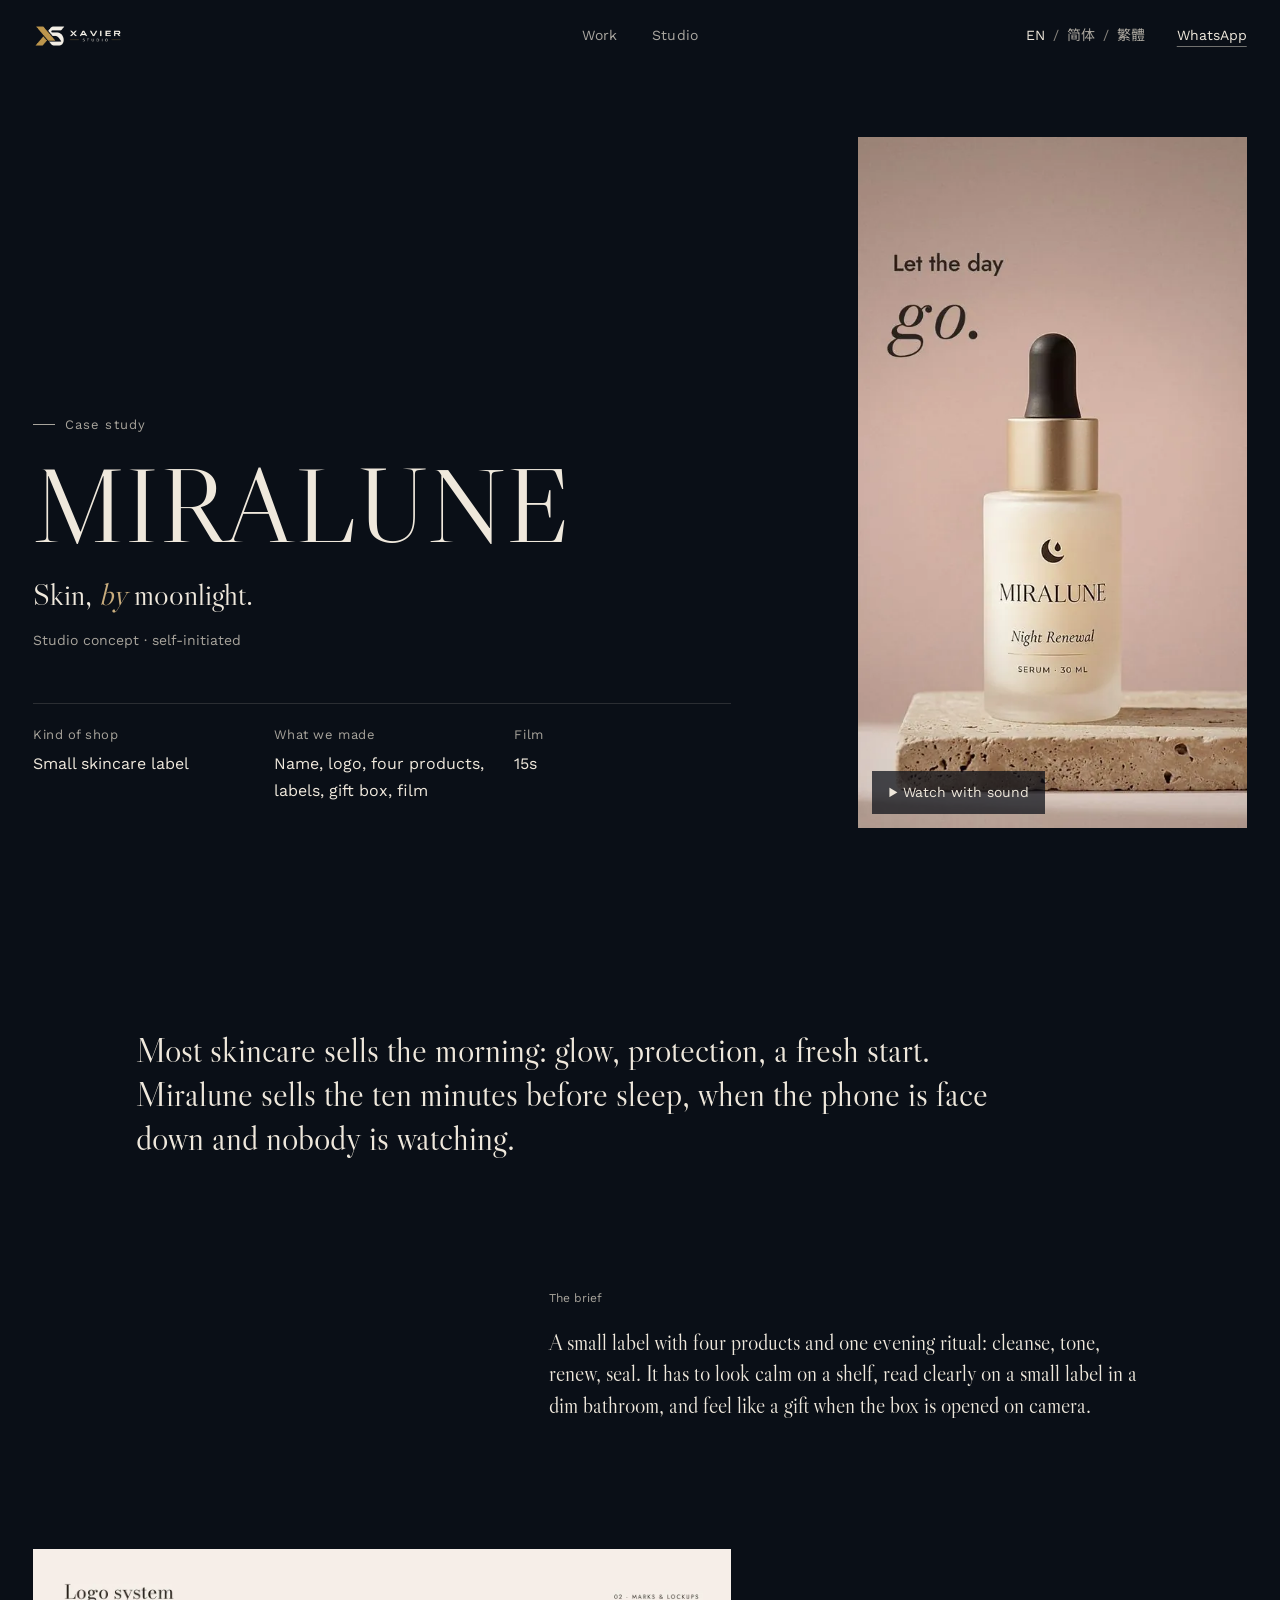
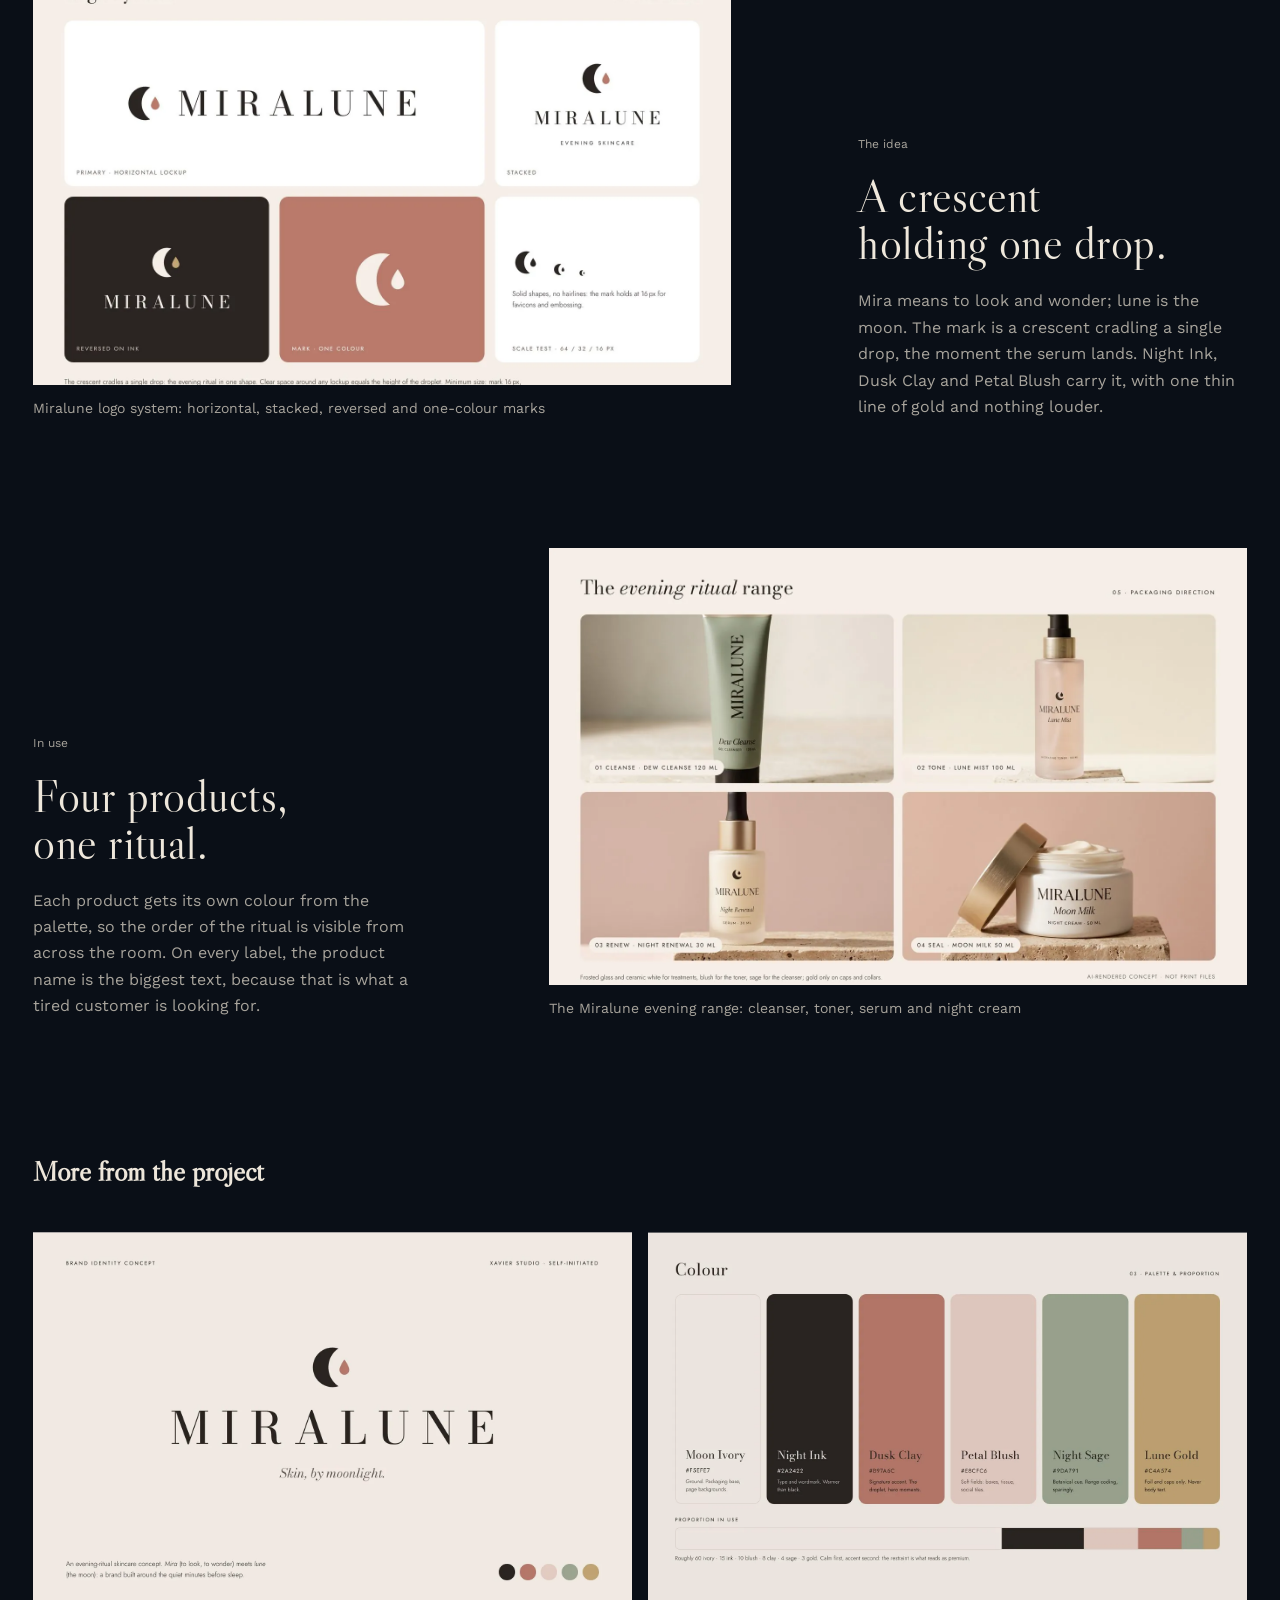
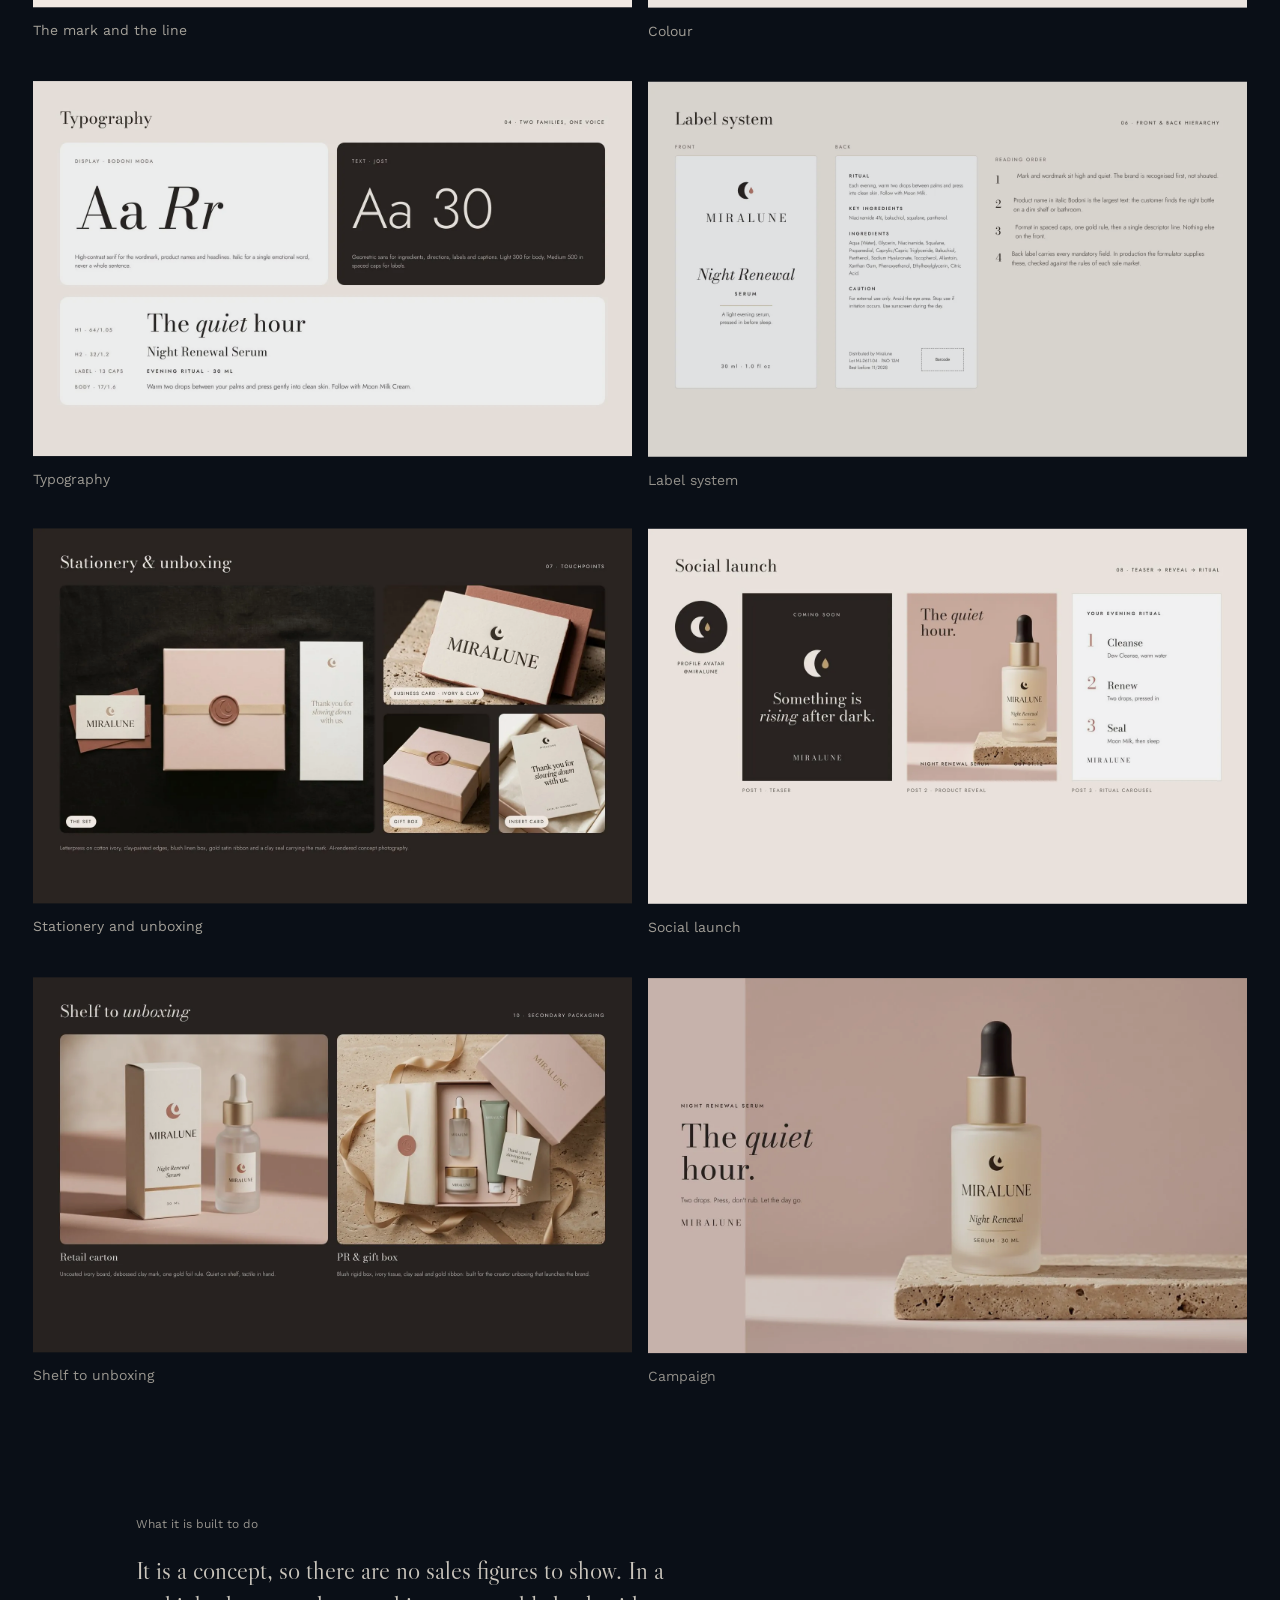
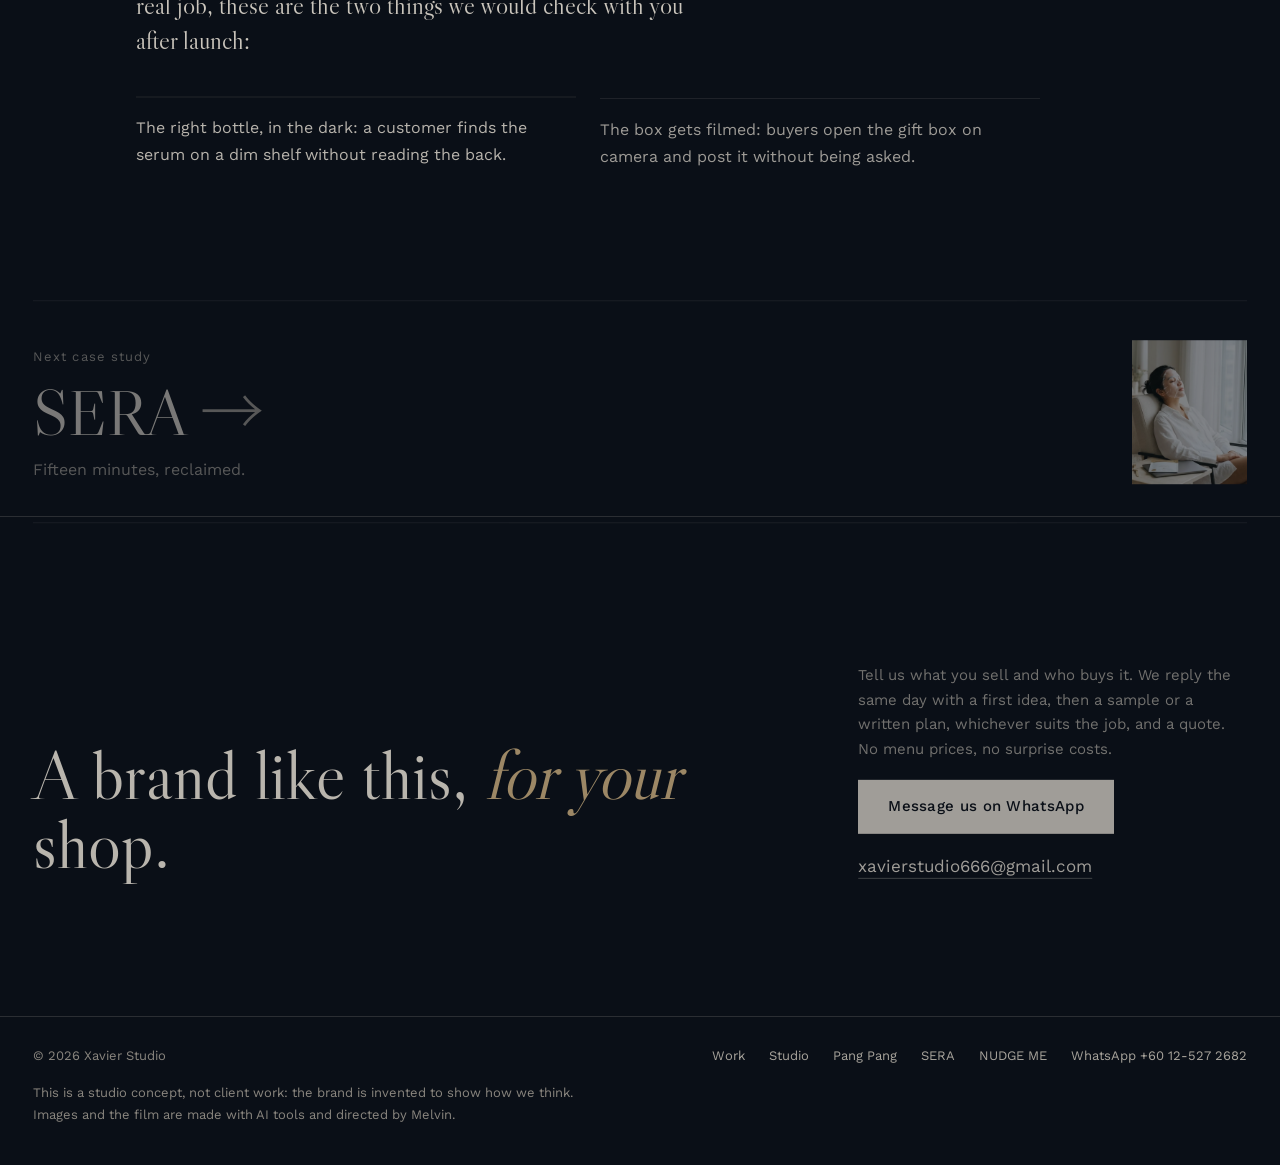
<file: miralune.html>
<!doctype html>
<html lang="en">
<head>
<meta charset="utf-8">
<meta name="viewport" content="width=device-width, initial-scale=1, viewport-fit=cover">
<title>Miralune · Skin, by moonlight. · Xavier Studio</title>
<meta name="description" content="Miralune, a night-skincare brand concept by Xavier Studio: a crescent holding one drop, a four-product ritual, and a 15-second film.">
<link rel="canonical" href="https://xavier-studio.github.io/miralune.html">
<meta property="og:type" content="article">
<meta property="og:url" content="https://xavier-studio.github.io/miralune.html">
<meta property="og:site_name" content="Xavier Studio">
<meta property="og:locale" content="en_GB">
<meta property="og:locale:alternate" content="zh_CN">
<meta property="og:title" content="Miralune · Skin, by moonlight. · Xavier Studio">
<meta property="og:description" content="Miralune, a night-skincare brand concept by Xavier Studio: a crescent holding one drop, a four-product ritual, and a 15-second film.">
<meta property="og:image" content="https://xavier-studio.github.io/assets/cases/miralune-og.jpg">
<meta property="og:image:width" content="1200">
<meta property="og:image:height" content="630">
<meta property="og:image:alt" content="Miralune: Skin, by moonlight.">
<meta name="twitter:card" content="summary_large_image">
<meta name="twitter:title" content="Miralune · Skin, by moonlight. · Xavier Studio">
<meta name="twitter:description" content="Miralune, a night-skincare brand concept by Xavier Studio: a crescent holding one drop, a four-product ritual, and a 15-second film.">
<meta name="twitter:image" content="https://xavier-studio.github.io/assets/cases/miralune-og.jpg">
<meta name="theme-color" content="#0A0F17">
<link rel="icon" type="image/png" sizes="32x32" href="assets/favicon-32.png">
<link rel="icon" type="image/png" sizes="192x192" href="assets/icon-192.png">
<link rel="apple-touch-icon" href="assets/apple-touch-icon.png">
<link rel="manifest" href="site.webmanifest">
<script type="application/ld+json">{"@context": "https://schema.org", "@type": "CreativeWork", "name": "Miralune · brand concept", "description": "Miralune, a night-skincare brand concept by Xavier Studio: a crescent holding one drop, a four-product ritual, and a 15-second film.", "url": "https://xavier-studio.github.io/miralune.html", "image": "https://xavier-studio.github.io/assets/cases/miralune-og.jpg", "datePublished": "2026-10-26", "inLanguage": ["en", "zh-Hans"], "creator": {"@type": "Organization", "name": "Xavier Studio", "url": "https://xavier-studio.github.io/"}, "director": {"@type": "Person", "name": "Melvin Pang"}, "genre": "Studio concept, not client work"}</script>
<link rel="preconnect" href="https://fonts.googleapis.com"><link rel="preconnect" href="https://fonts.gstatic.com" crossorigin>
<link href="https://fonts.googleapis.com/css2?family=Libre+Caslon+Display:ital@0;1&family=Work+Sans:wght@400;500;600&family=Noto+Serif+SC:wght@400;500;600&family=Noto+Sans+SC:wght@400;500&family=Noto+Serif+TC:wght@400;500;600&family=Noto+Sans+TC:wght@400;500&display=swap" rel="stylesheet">
<link rel="stylesheet" href="site.css">
<link rel="stylesheet" href="case-v3.css">
<script>if(!matchMedia('(prefers-reduced-motion: reduce)').matches)document.documentElement.classList.add('js','cs-anim')</script>
</head><body class="cs">

<header class="nav" id="nav">
  <a class="nav__logo" href="index.html"><img src="assets/xs-horizontal-300.png" srcset="assets/xs-horizontal-300.png 300w, assets/xs-horizontal-600.png 600w" sizes="150px" alt="Xavier Studio" width="150" height="40"></a>
  <nav class="nav__links" aria-label="Main"><a href="index.html#work" data-t="nav.work">Work</a><a href="index.html#studio" data-t="nav.studio">Studio</a></nav>
  <div class="nav__r"><div class="lang" id="lang" role="group" aria-label="Language / 语言 / 語言"><button type="button" data-l="en" class="on" aria-pressed="true">EN</button><span aria-hidden="true">/</span><button type="button" data-l="zh" aria-pressed="false" lang="zh-Hans">简体</button><span aria-hidden="true">/</span><button type="button" data-l="tw" aria-pressed="false" lang="zh-Hant">繁體</button></div><a class="nav__wa" href="https://wa.me/60125272682" target="_blank" rel="noopener">WhatsApp</a></div>
</header>
<nav class="mbar" aria-label="Main (mobile)"><a href="index.html#work" data-t="nav.work">Work</a><a href="index.html#studio" data-t="nav.studio">Studio</a><a href="https://wa.me/60125272682" target="_blank" rel="noopener">WhatsApp</a></nav>

<main class="page" id="page">
<!-- HERO (GetLayers artist-hero): copy column, tall film plate, fact ledger -->
<section class="cs-hero">
  <div class="cs-hero__text">
    <p class="cs-eyebrow"><span data-t="cs.eyebrow">Case study</span></p>
    <h1 class="cs-hero__name">MIRALUNE</h1>
    <p class="cs-hero__hook" data-th="ml.hook">Skin, <em>by</em> moonlight.</p>
    <p class="cs-hero__label" data-t="ml.label">Studio concept · self-initiated</p>
    <dl class="cs-ledger">
      <div><dt data-t="cs.f1">Kind of shop</dt><dd data-t="ml.kind">Small skincare label</dd></div>
      <div><dt data-t="cs.f2">What we made</dt><dd data-t="ml.made">Name, logo, four products, labels, gift box, film</dd></div>
      <div><dt data-t="cs.f3">Film</dt><dd>15s</dd></div>
    </dl>
  </div>
  <figure class="cs-film" id="cs-film">
    <video class="cs-film__v" playsinline preload="none" poster="assets/films/miralune.webp" data-src="assets/films/miralune.mp4" data-loop="assets/films/miralune-loop.mp4" aria-label="Miralune brand film"></video>
    <button class="cs-film__go" type="button" data-t="cs.watch">▶ Watch with sound</button>
  </figure>
</section>

<!-- STATEMENT (GetLayers artist-statement): one passage at display size, narrow measure -->
<section class="cs-statement">
  <p class="cs-statement__p rv" data-t="ml.statement">Most skincare sells the morning: glow, protection, a fresh start. Miralune sells the ten minutes before sleep, when the phone is face down and nobody is watching.</p>
</section>

<!-- CHAPTERS (GetLayers negantropy split, alternating sides) -->
<section class="cs-ch">
  <div class="cs-ch__text rv">
    <p class="cs-ch__i">(I) <span data-t="cs.i">The brief</span></p>
    <p class="cs-ch__body" data-t="ml.brief">A small label with four products and one evening ritual: cleanse, tone, renew, seal. It has to look calm on a shelf, read clearly on a small label in a dim bathroom, and feel like a gift when the box is opened on camera.</p>
  </div>
</section>
<section class="cs-ch cs-ch--media">
  <div class="cs-ch__media rv"><figure class="cs-fig"><img src="assets/work/miralune/02.webp" width="1600" height="1000" alt="Miralune logo system: horizontal, stacked, reversed and one-colour marks" data-talt="ml.img.02" loading="lazy"><figcaption data-t="ml.img.02">Miralune logo system: horizontal, stacked, reversed and one-colour marks</figcaption></figure></div>
  <div class="cs-ch__text rv">
    <p class="cs-ch__i">(II) <span data-t="cs.ii">The idea</span></p>
    <h2 class="h2" data-t="ml.idea_h">A crescent holding one drop.</h2>
    <p class="cs-ch__body" data-t="ml.idea">Mira means to look and wonder; lune is the moon. The mark is a crescent cradling a single drop, the moment the serum lands. Night Ink, Dusk Clay and Petal Blush carry it, with one thin line of gold and nothing louder.</p>
  </div>
</section>
<section class="cs-ch cs-ch--media cs-ch--flip">
  <div class="cs-ch__media rv"><figure class="cs-fig"><img src="assets/work/miralune/05.webp" width="1600" height="1000" alt="The Miralune evening range: cleanser, toner, serum and night cream" data-talt="ml.img.05" loading="lazy"><figcaption data-t="ml.img.05">The Miralune evening range: cleanser, toner, serum and night cream</figcaption></figure></div>
  <div class="cs-ch__text rv">
    <p class="cs-ch__i">(III) <span data-t="cs.iii">In use</span></p>
    <h2 class="h2" data-t="ml.use_h">Four products, one ritual.</h2>
    <p class="cs-ch__body" data-t="ml.use">Each product gets its own colour from the palette, so the order of the ritual is visible from across the room. On every label, the product name is the biggest text, because that is what a tired customer is looking for.</p>
  </div>
</section>

<!-- MORE -->
<section class="cs-more">
  <h2 class="cs-more__h rv" data-t="cs.more">More from the project</h2>
  <div class="cs-grid"><div class="rv"><figure class="cs-fig"><img src="assets/work/miralune/01.webp" width="1600" height="1000" alt="The mark and the line" data-talt="ml.img.01" loading="lazy"><figcaption data-t="ml.img.01">The mark and the line</figcaption></figure></div><div class="rv"><figure class="cs-fig"><img src="assets/work/miralune/03.webp" width="1600" height="1000" alt="Colour" data-talt="ml.img.03" loading="lazy"><figcaption data-t="ml.img.03">Colour</figcaption></figure></div><div class="rv"><figure class="cs-fig"><img src="assets/work/miralune/04.webp" width="1600" height="1000" alt="Typography" data-talt="ml.img.04" loading="lazy"><figcaption data-t="ml.img.04">Typography</figcaption></figure></div><div class="rv"><figure class="cs-fig"><img src="assets/work/miralune/06.webp" width="1600" height="1000" alt="Label system" data-talt="ml.img.06" loading="lazy"><figcaption data-t="ml.img.06">Label system</figcaption></figure></div><div class="rv"><figure class="cs-fig"><img src="assets/work/miralune/07.webp" width="1600" height="1000" alt="Stationery and unboxing" data-talt="ml.img.07" loading="lazy"><figcaption data-t="ml.img.07">Stationery and unboxing</figcaption></figure></div><div class="rv"><figure class="cs-fig"><img src="assets/work/miralune/08.webp" width="1600" height="1000" alt="Social launch" data-talt="ml.img.08" loading="lazy"><figcaption data-t="ml.img.08">Social launch</figcaption></figure></div><div class="rv"><figure class="cs-fig"><img src="assets/work/miralune/10.webp" width="1600" height="1000" alt="Shelf to unboxing" data-talt="ml.img.10" loading="lazy"><figcaption data-t="ml.img.10">Shelf to unboxing</figcaption></figure></div><div class="rv"><figure class="cs-fig"><img src="assets/work/miralune/11.webp" width="1600" height="1000" alt="Campaign" data-talt="ml.img.11" loading="lazy"><figcaption data-t="ml.img.11">Campaign</figcaption></figure></div></div>
</section>

<!-- BUILT TO DO: honest, no invented numbers -->
<section class="cs-built">
  <p class="cs-ch__i rv">(IV) <span data-t="cs.iv">What it is built to do</span></p>
  <p class="cs-built__p rv" data-t="ml.built_p">It is a concept, so there are no sales figures to show. In a real job, these are the two things we would check with you after launch:</p>
  <ol class="cs-built__list"><li class="rv"><span class="cs-built__n">01</span><span data-t="ml.check0">The right bottle, in the dark: a customer finds the serum on a dim shelf without reading the back.</span></li><li class="rv"><span class="cs-built__n">02</span><span data-t="ml.check1">The box gets filmed: buyers open the gift box on camera and post it without being asked.</span></li></ol>
</section>

<!-- NEXT -->
<a class="cs-next rv" href="sera.html">
  <span class="cs-next__k" data-t="cs.next">Next case study</span>
  <span class="cs-next__name">SERA <i aria-hidden="true">→</i></span>
  <span class="cs-next__hook" data-t="ml.next">Fifteen minutes, reclaimed.</span>
  <img src="assets/work/sera/thumb.webp" alt="" width="640" height="800" loading="lazy">
</a>

<!-- CLOSE: the home page's contact split -->
<section class="band" id="contact">
  <h2 class="band__h rv" data-th="cs.close.h">A brand like this, <em>for your</em> shop.</h2>
  <div class="band__r rv"><p data-t="cs.close.p">Tell us what you sell and who buys it. We reply the same day with a first idea, then a sample or a written plan, whichever suits the job, and a quote. No menu prices, no surprise costs.</p>
    <a class="btn" href="https://wa.me/60125272682?text=Hi%20Melvin%2C%20I%20saw%20the%20Miralune%20case%20study%20and%20would%20like%20a%20brand%20for%20my%20shop." target="_blank" rel="noopener" data-wa="Miralune" data-t="cs.close.btn">Message us on WhatsApp</a>
    <a class="tl band__mail" href="mailto:xavierstudio666@gmail.com">xavierstudio666@gmail.com</a></div>
</section>
</main>

<footer class="foot" id="foot"><span>© 2026 Xavier Studio</span><span class="foot__links"><a href="index.html#work" data-t="nav.work">Work</a><a href="index.html#studio" data-t="nav.studio">Studio</a><a href="pang-pang.html">Pang Pang</a><a href="sera.html">SERA</a><a href="index.html#nudge">NUDGE ME</a><a href="https://wa.me/60125272682" target="_blank" rel="noopener">WhatsApp +60 12-527 2682</a></span>
  <p class="foot__note" data-t="cs.ai">This is a studio concept, not client work: the brand is invented to show how we think. Images and the film are made with AI tools and directed by Melvin.</p></footer>

<script src="vendor/anime.min.js"></script>
<script src="i18n.js"></script>
<script src="case-i18n.js"></script>
<script src="case-tw.js"></script>
<script src="case.js"></script>
</body>
</html>
</file>
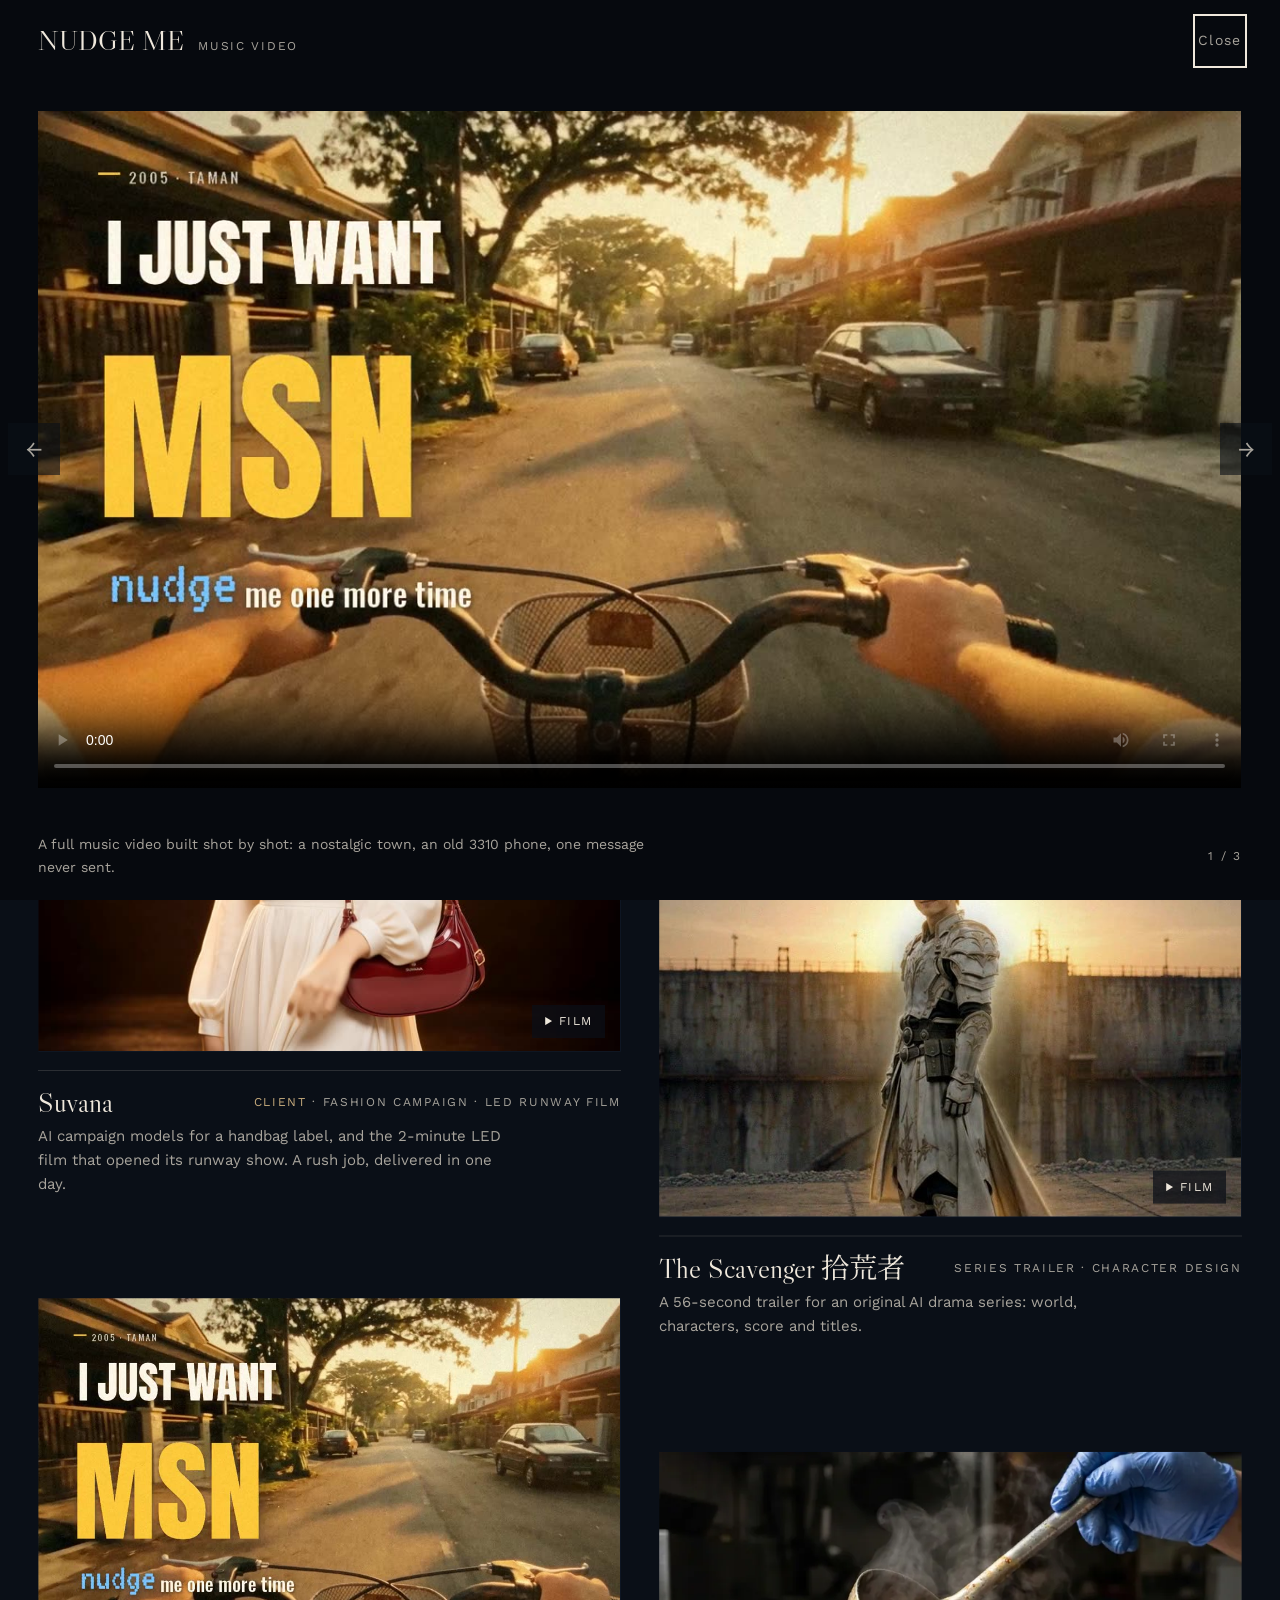
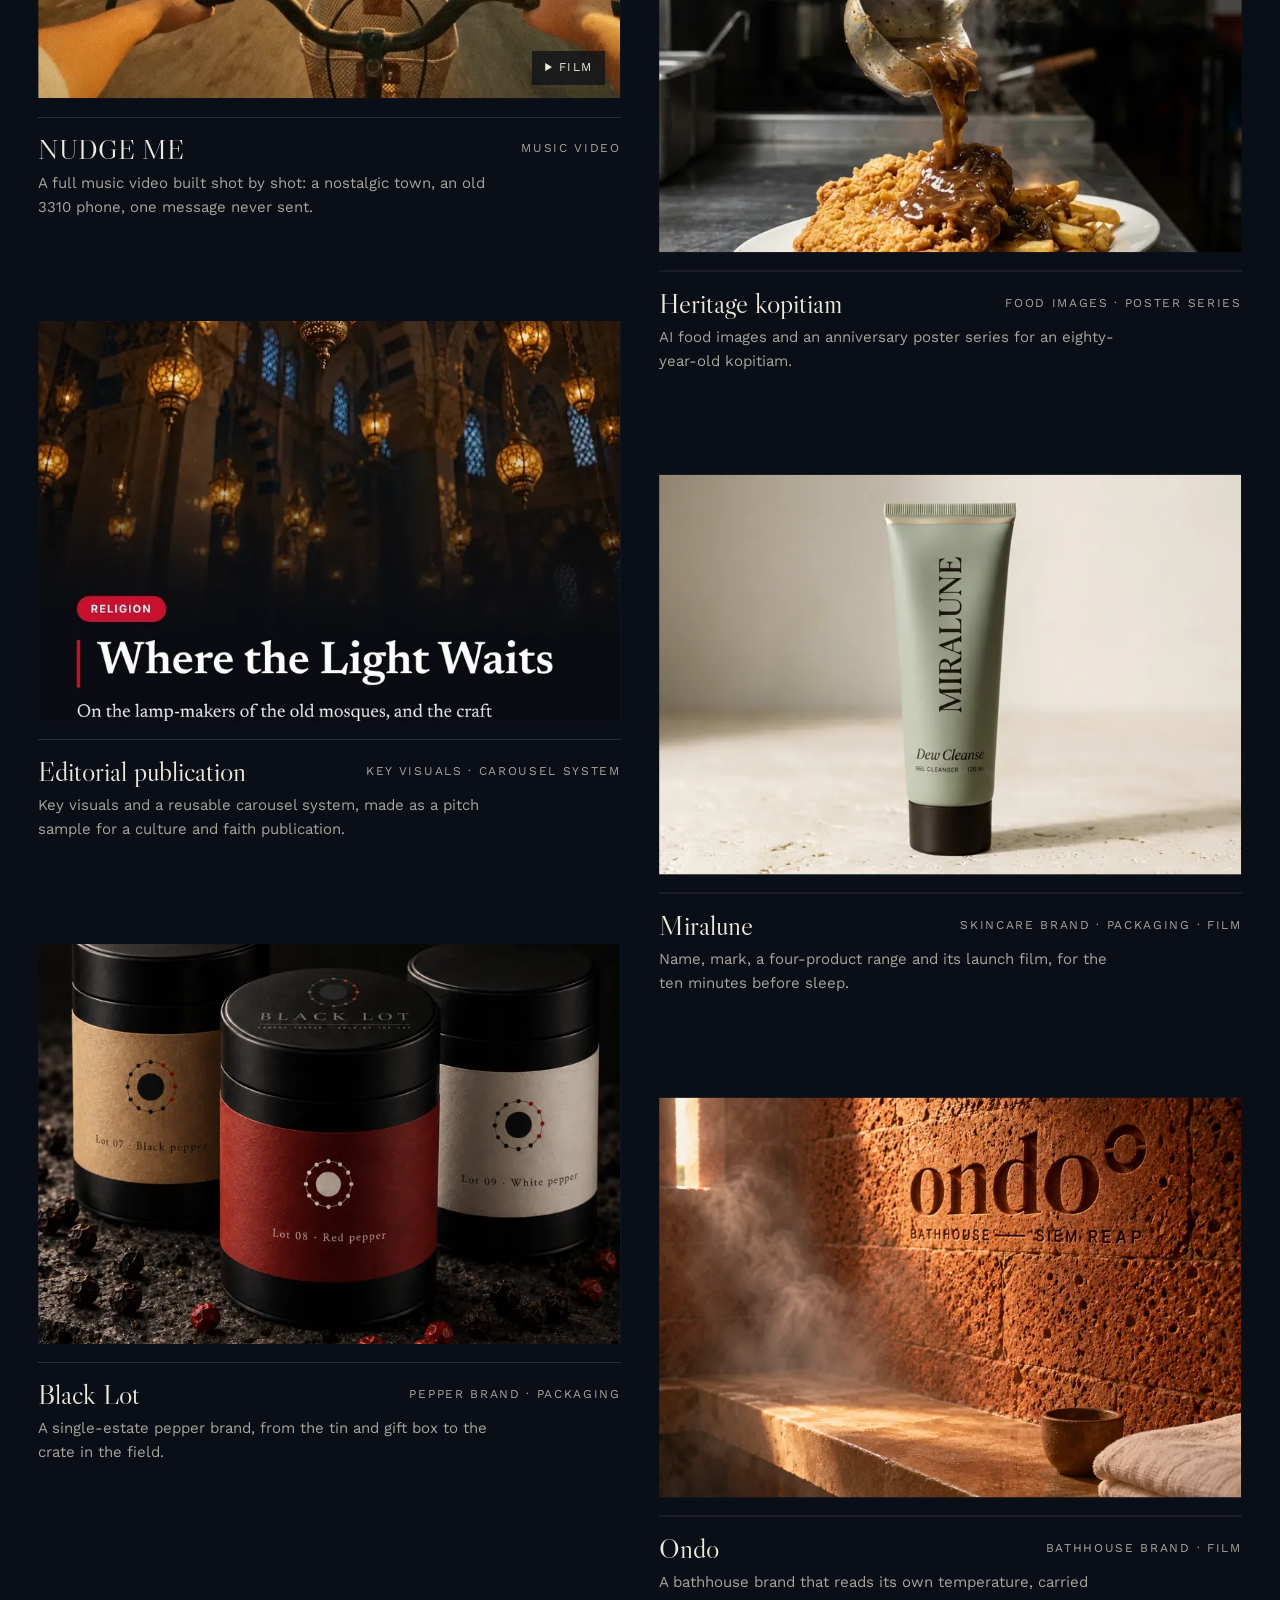
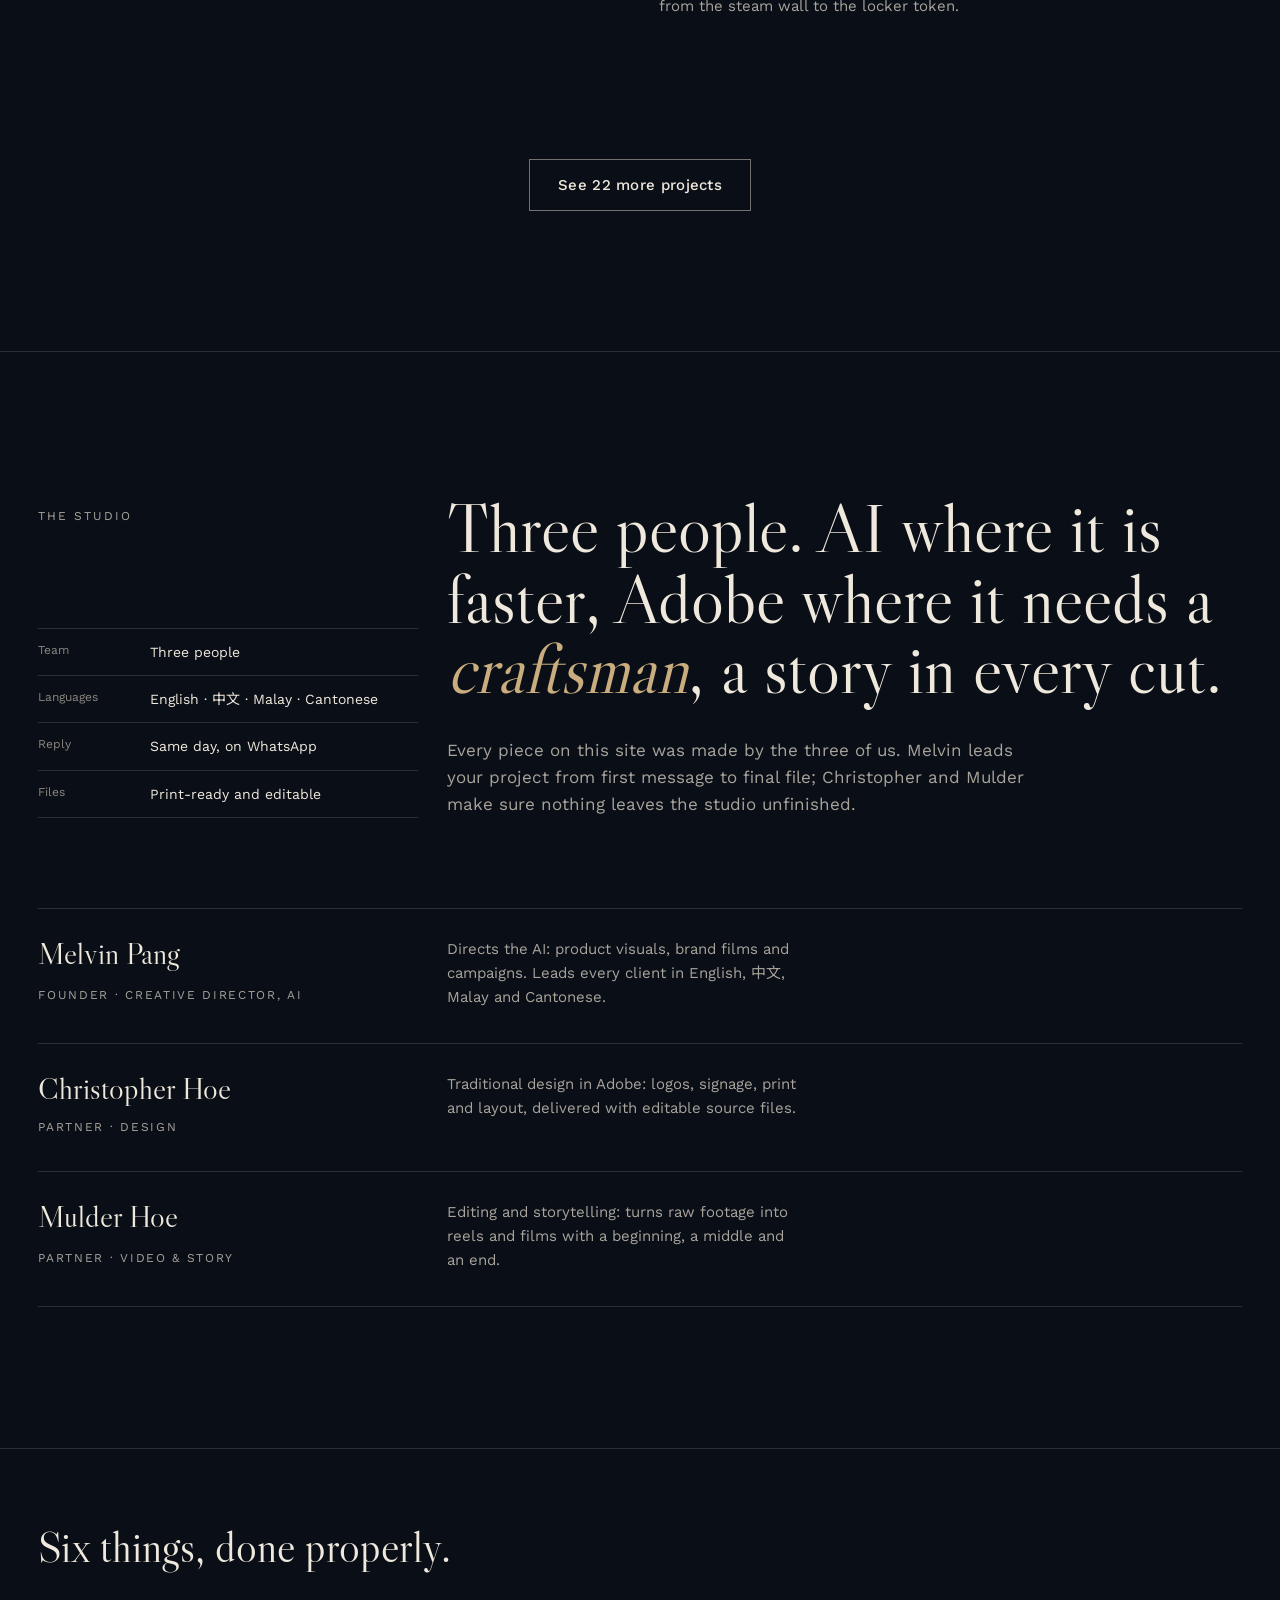
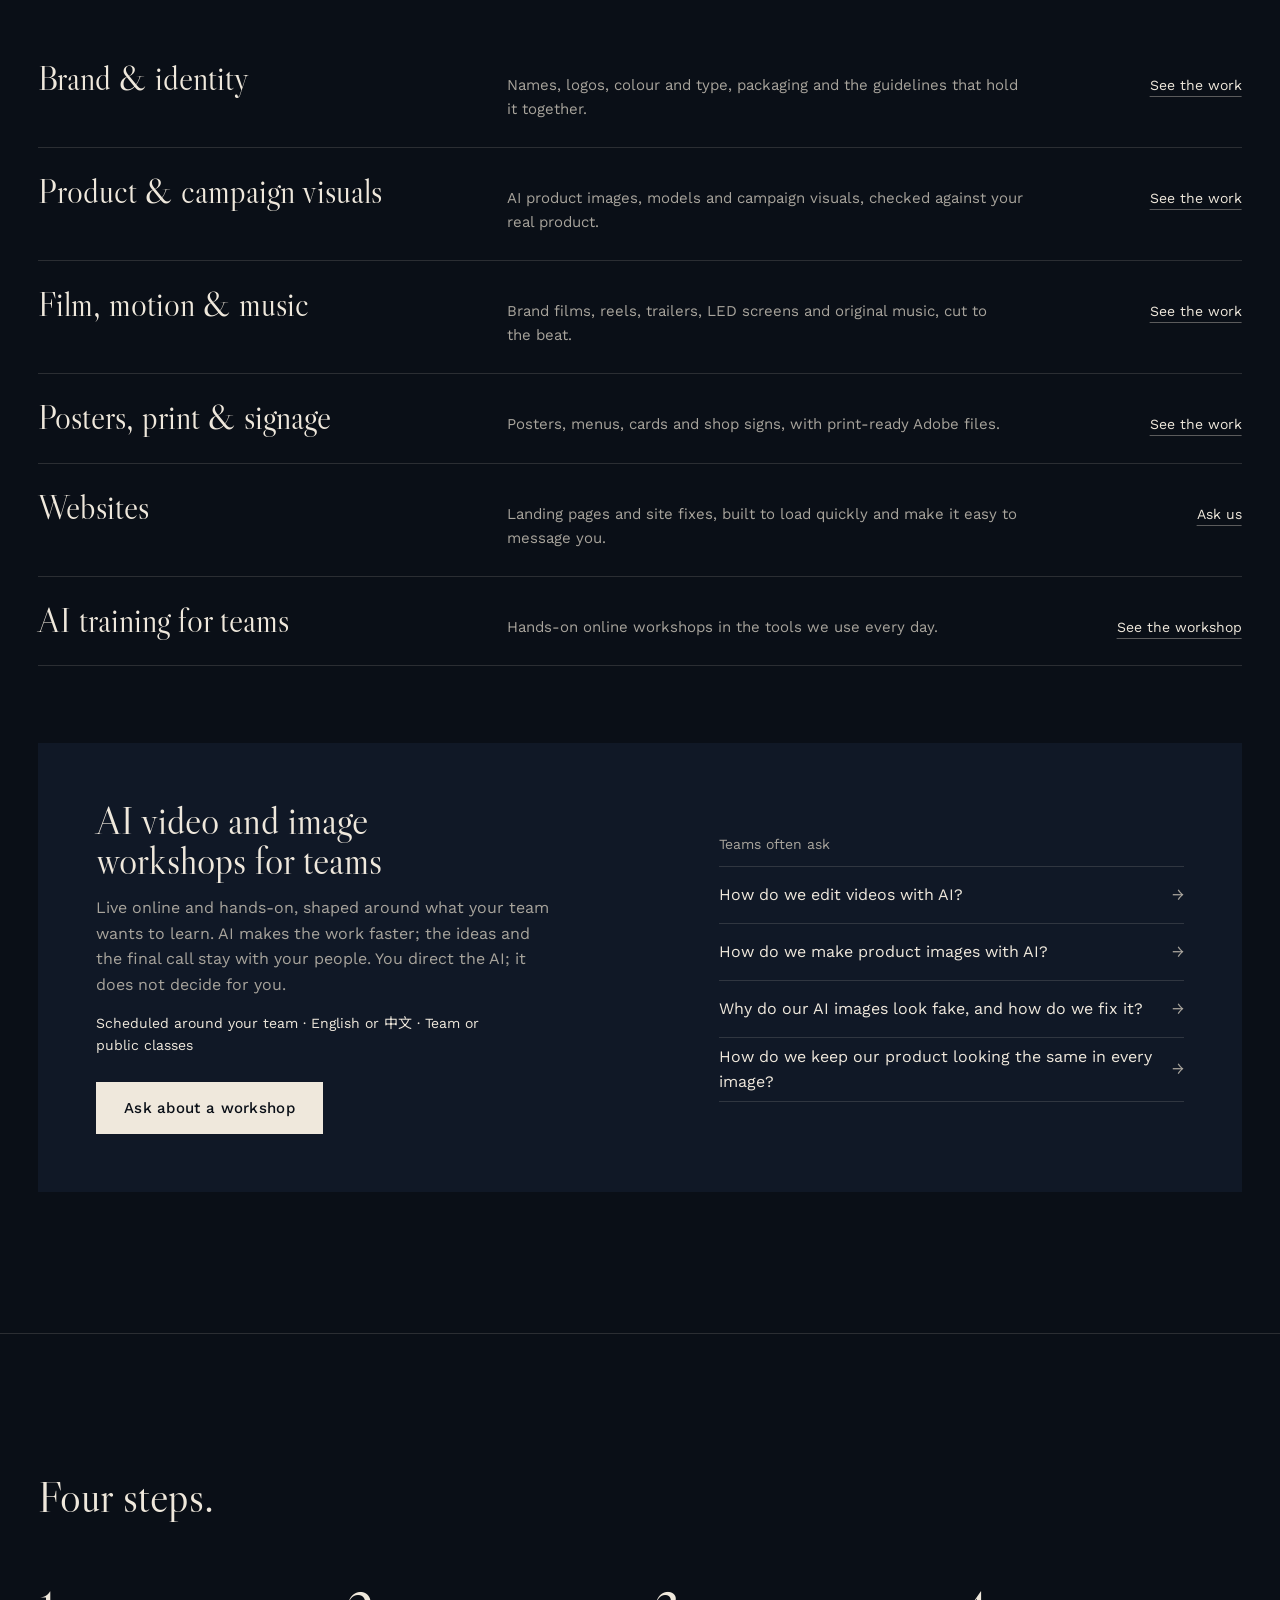
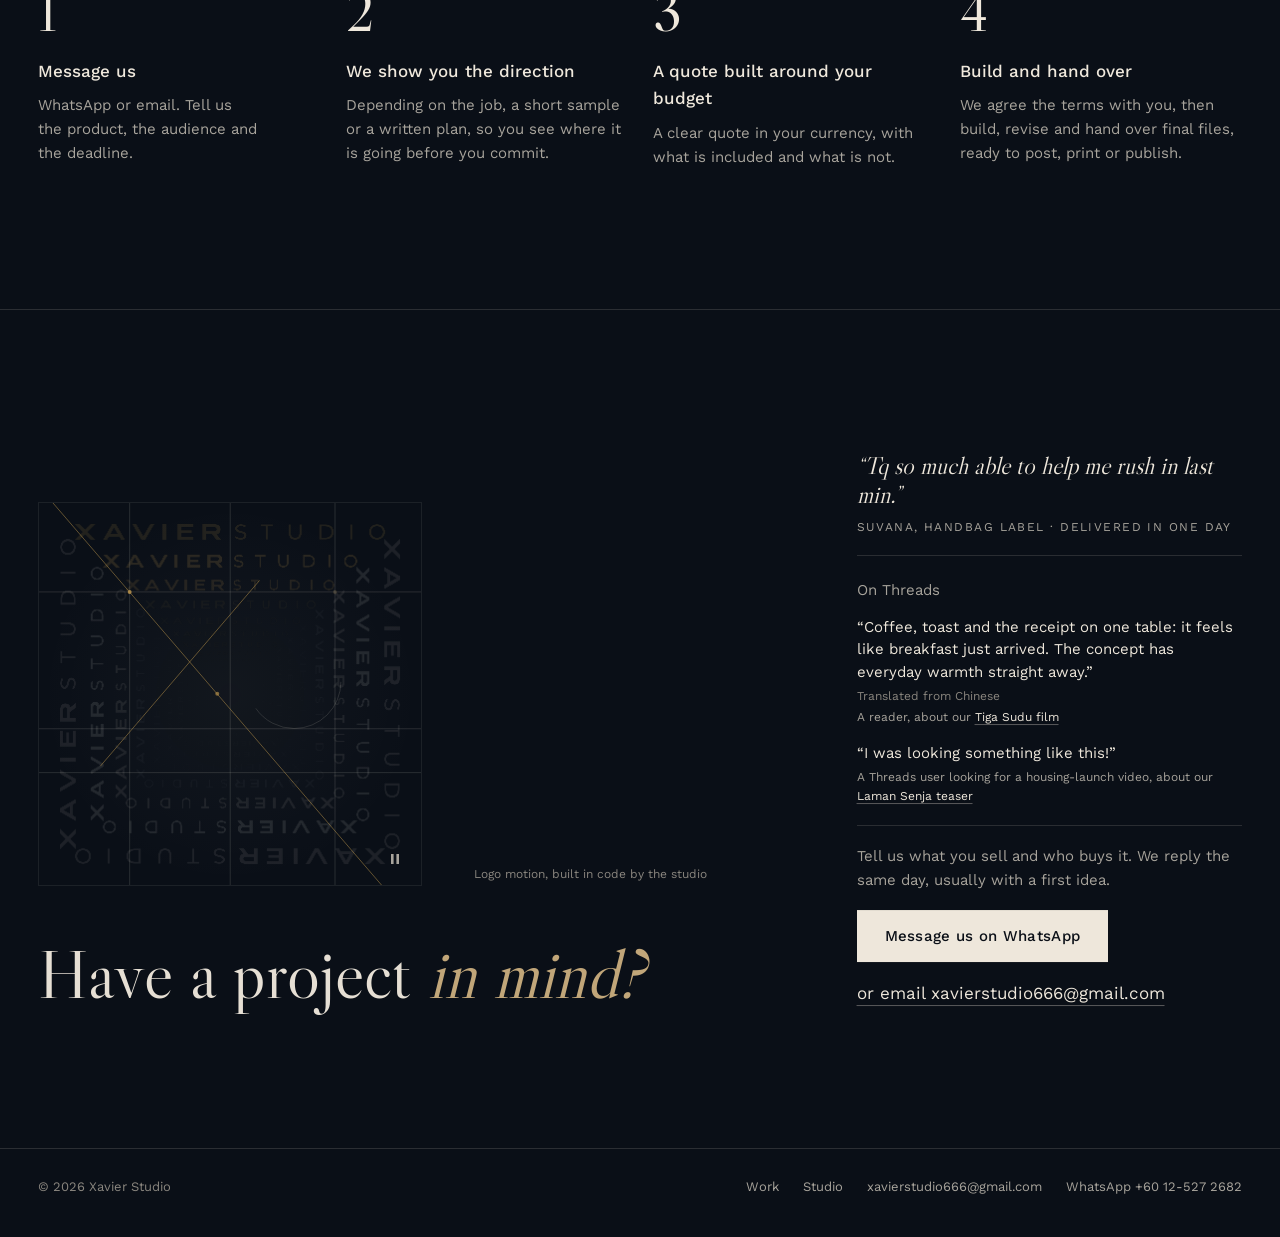
<file: nudge-me.html>
<!doctype html>
<html lang="en"><head><meta charset="utf-8"><title>NUDGE ME · Xavier Studio</title>
<meta name="robots" content="noindex"><link rel="canonical" href="https://xavier-studio.github.io/#nudge">
<meta http-equiv="refresh" content="0; url=index.html#nudge">
<script>location.replace('index.html#nudge')</script></head>
<body style="background:#0A0F17;color:#EFE8DC;font-family:system-ui,sans-serif"><p><a href="index.html#nudge" style="color:#EFE8DC">NUDGE ME is now on the main page.</a></p></body></html>
</file>
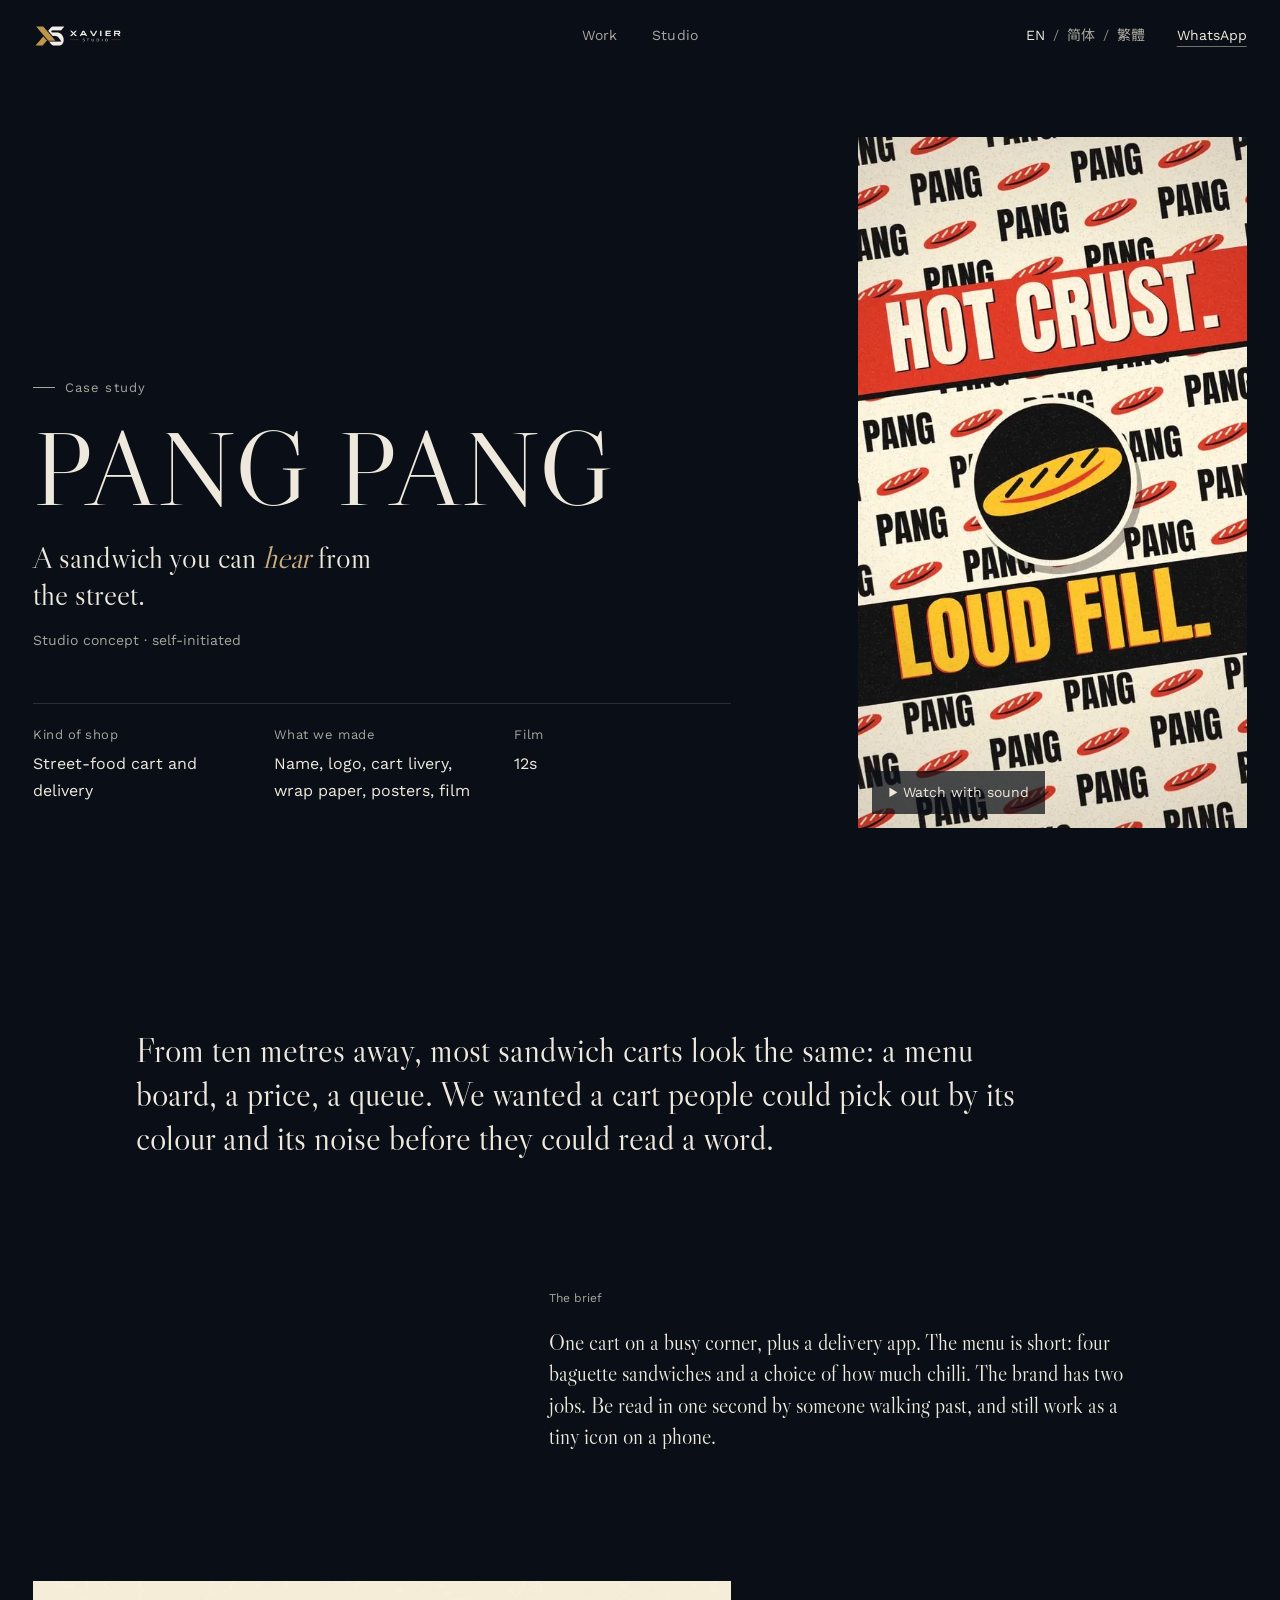
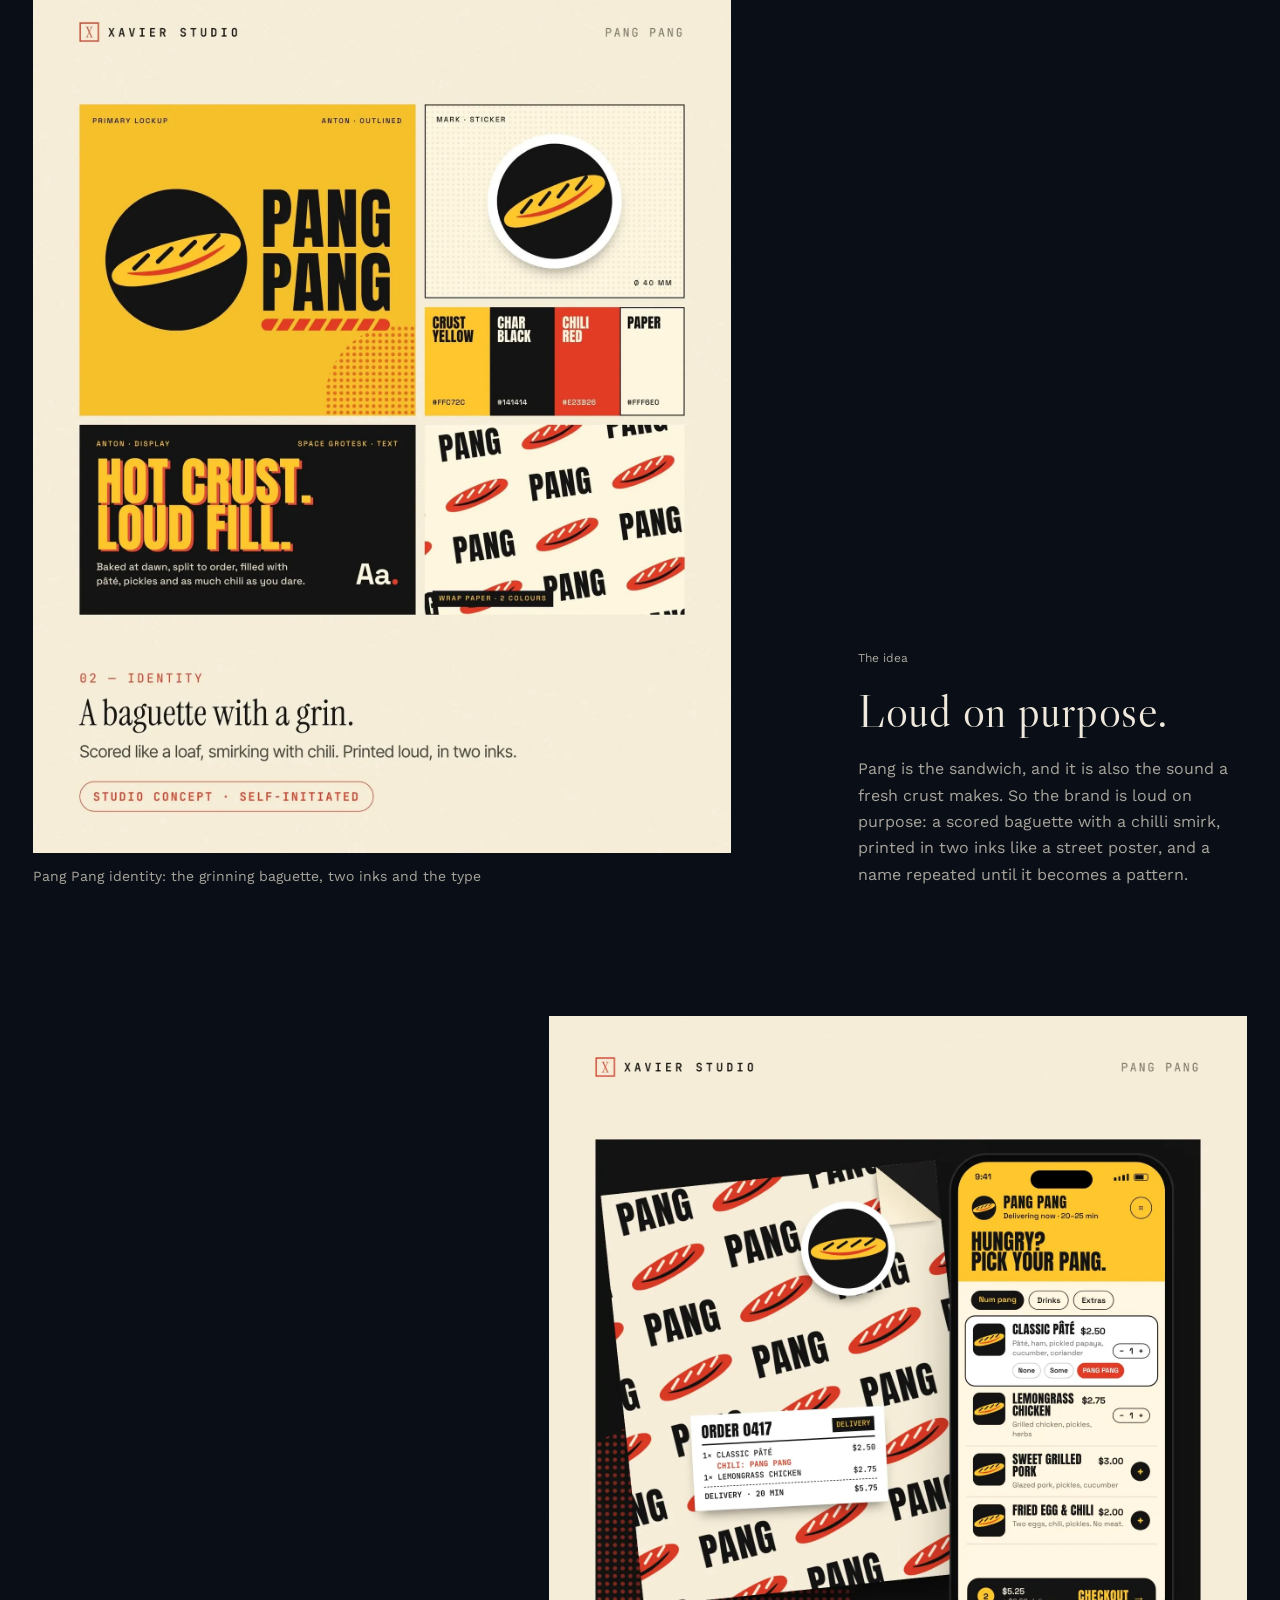
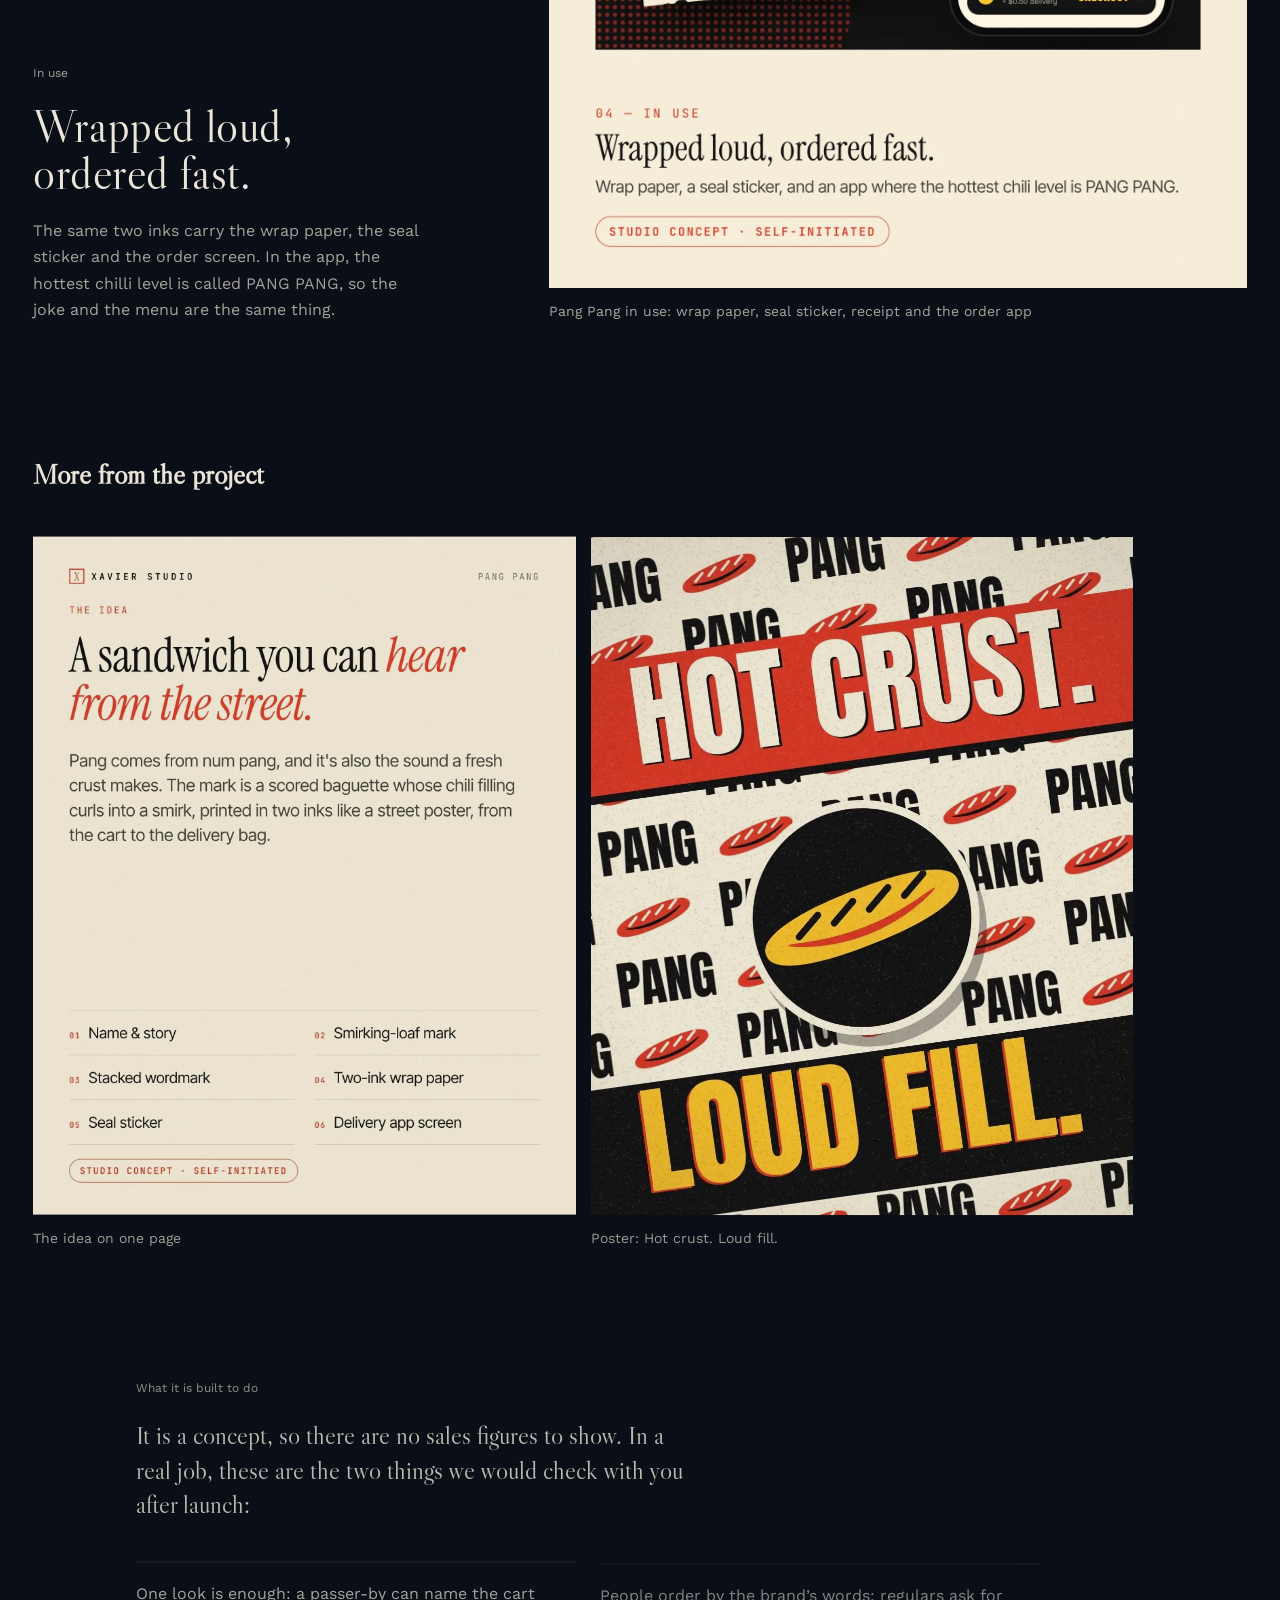
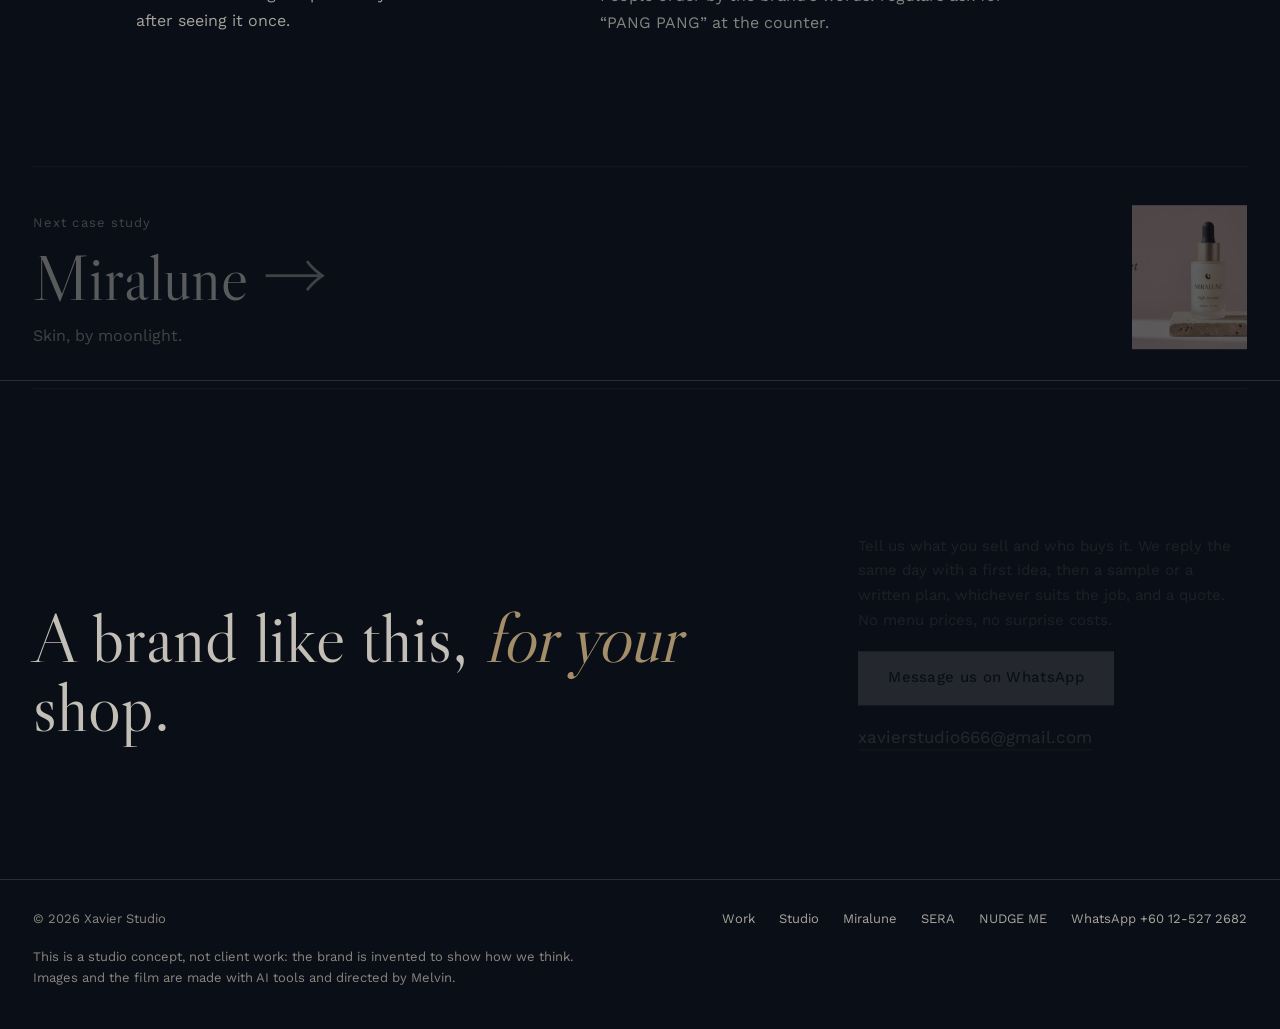
<file: pang-pang.html>
<!doctype html>
<html lang="en">
<head>
<meta charset="utf-8">
<meta name="viewport" content="width=device-width, initial-scale=1, viewport-fit=cover">
<title>Pang Pang · A sandwich you can hear from the street. · Xavier Studio</title>
<meta name="description" content="Pang Pang, a street-food brand concept by Xavier Studio: a baguette with a grin, wrap paper that shouts, and a 12-second film.">
<link rel="canonical" href="https://xavier-studio.github.io/pang-pang.html">
<meta property="og:type" content="article">
<meta property="og:url" content="https://xavier-studio.github.io/pang-pang.html">
<meta property="og:site_name" content="Xavier Studio">
<meta property="og:locale" content="en_GB">
<meta property="og:locale:alternate" content="zh_CN">
<meta property="og:title" content="Pang Pang · A sandwich you can hear from the street. · Xavier Studio">
<meta property="og:description" content="Pang Pang, a street-food brand concept by Xavier Studio: a baguette with a grin, wrap paper that shouts, and a 12-second film.">
<meta property="og:image" content="https://xavier-studio.github.io/assets/cases/pang-pang-og.jpg">
<meta property="og:image:width" content="1200">
<meta property="og:image:height" content="630">
<meta property="og:image:alt" content="Pang Pang: A sandwich you can hear from the street.">
<meta name="twitter:card" content="summary_large_image">
<meta name="twitter:title" content="Pang Pang · A sandwich you can hear from the street. · Xavier Studio">
<meta name="twitter:description" content="Pang Pang, a street-food brand concept by Xavier Studio: a baguette with a grin, wrap paper that shouts, and a 12-second film.">
<meta name="twitter:image" content="https://xavier-studio.github.io/assets/cases/pang-pang-og.jpg">
<meta name="theme-color" content="#0A0F17">
<link rel="icon" type="image/png" sizes="32x32" href="assets/favicon-32.png">
<link rel="icon" type="image/png" sizes="192x192" href="assets/icon-192.png">
<link rel="apple-touch-icon" href="assets/apple-touch-icon.png">
<link rel="manifest" href="site.webmanifest">
<script type="application/ld+json">{"@context": "https://schema.org", "@type": "CreativeWork", "name": "Pang Pang · brand concept", "description": "Pang Pang, a street-food brand concept by Xavier Studio: a baguette with a grin, wrap paper that shouts, and a 12-second film.", "url": "https://xavier-studio.github.io/pang-pang.html", "image": "https://xavier-studio.github.io/assets/cases/pang-pang-og.jpg", "datePublished": "2026-10-26", "inLanguage": ["en", "zh-Hans"], "creator": {"@type": "Organization", "name": "Xavier Studio", "url": "https://xavier-studio.github.io/"}, "director": {"@type": "Person", "name": "Melvin Pang"}, "genre": "Studio concept, not client work"}</script>
<link rel="preconnect" href="https://fonts.googleapis.com"><link rel="preconnect" href="https://fonts.gstatic.com" crossorigin>
<link href="https://fonts.googleapis.com/css2?family=Libre+Caslon+Display:ital@0;1&family=Work+Sans:wght@400;500;600&family=Noto+Serif+SC:wght@400;500;600&family=Noto+Sans+SC:wght@400;500&family=Noto+Serif+TC:wght@400;500;600&family=Noto+Sans+TC:wght@400;500&display=swap" rel="stylesheet">
<link rel="stylesheet" href="site.css">
<link rel="stylesheet" href="case-v3.css">
<script>if(!matchMedia('(prefers-reduced-motion: reduce)').matches)document.documentElement.classList.add('js','cs-anim')</script>
</head><body class="cs">

<header class="nav" id="nav">
  <a class="nav__logo" href="index.html"><img src="assets/xs-horizontal-300.png" srcset="assets/xs-horizontal-300.png 300w, assets/xs-horizontal-600.png 600w" sizes="150px" alt="Xavier Studio" width="150" height="40"></a>
  <nav class="nav__links" aria-label="Main"><a href="index.html#work" data-t="nav.work">Work</a><a href="index.html#studio" data-t="nav.studio">Studio</a></nav>
  <div class="nav__r"><div class="lang" id="lang" role="group" aria-label="Language / 语言 / 語言"><button type="button" data-l="en" class="on" aria-pressed="true">EN</button><span aria-hidden="true">/</span><button type="button" data-l="zh" aria-pressed="false" lang="zh-Hans">简体</button><span aria-hidden="true">/</span><button type="button" data-l="tw" aria-pressed="false" lang="zh-Hant">繁體</button></div><a class="nav__wa" href="https://wa.me/60125272682" target="_blank" rel="noopener">WhatsApp</a></div>
</header>
<nav class="mbar" aria-label="Main (mobile)"><a href="index.html#work" data-t="nav.work">Work</a><a href="index.html#studio" data-t="nav.studio">Studio</a><a href="https://wa.me/60125272682" target="_blank" rel="noopener">WhatsApp</a></nav>

<main class="page" id="page">
<!-- HERO (GetLayers artist-hero): copy column, tall film plate, fact ledger -->
<section class="cs-hero">
  <div class="cs-hero__text">
    <p class="cs-eyebrow"><span data-t="cs.eyebrow">Case study</span></p>
    <h1 class="cs-hero__name">PANG PANG</h1>
    <p class="cs-hero__hook" data-th="pp.hook">A sandwich you can <em>hear</em> from the street.</p>
    <p class="cs-hero__label" data-t="pp.label">Studio concept · self-initiated</p>
    <dl class="cs-ledger">
      <div><dt data-t="cs.f1">Kind of shop</dt><dd data-t="pp.kind">Street-food cart and delivery</dd></div>
      <div><dt data-t="cs.f2">What we made</dt><dd data-t="pp.made">Name, logo, cart livery, wrap paper, posters, film</dd></div>
      <div><dt data-t="cs.f3">Film</dt><dd>12s</dd></div>
    </dl>
  </div>
  <figure class="cs-film" id="cs-film">
    <video class="cs-film__v" playsinline preload="none" poster="assets/films/pang-pang.webp" data-src="assets/films/pang-pang.mp4" data-loop="assets/films/pang-pang-loop.mp4" aria-label="Pang Pang brand film"></video>
    <button class="cs-film__go" type="button" data-t="cs.watch">▶ Watch with sound</button>
  </figure>
</section>

<!-- STATEMENT (GetLayers artist-statement): one passage at display size, narrow measure -->
<section class="cs-statement">
  <p class="cs-statement__p rv" data-t="pp.statement">From ten metres away, most sandwich carts look the same: a menu board, a price, a queue. We wanted a cart people could pick out by its colour and its noise before they could read a word.</p>
</section>

<!-- CHAPTERS (GetLayers negantropy split, alternating sides) -->
<section class="cs-ch">
  <div class="cs-ch__text rv">
    <p class="cs-ch__i">(I) <span data-t="cs.i">The brief</span></p>
    <p class="cs-ch__body" data-t="pp.brief">One cart on a busy corner, plus a delivery app. The menu is short: four baguette sandwiches and a choice of how much chilli. The brand has two jobs. Be read in one second by someone walking past, and still work as a tiny icon on a phone.</p>
  </div>
</section>
<section class="cs-ch cs-ch--media">
  <div class="cs-ch__media rv"><figure class="cs-fig"><img src="assets/work/pang-pang/01.webp" width="1600" height="2000" alt="Pang Pang identity: the grinning baguette, two inks and the type" data-talt="pp.img.01" loading="lazy"><figcaption data-t="pp.img.01">Pang Pang identity: the grinning baguette, two inks and the type</figcaption></figure></div>
  <div class="cs-ch__text rv">
    <p class="cs-ch__i">(II) <span data-t="cs.ii">The idea</span></p>
    <h2 class="h2" data-t="pp.idea_h">Loud on purpose.</h2>
    <p class="cs-ch__body" data-t="pp.idea">Pang is the sandwich, and it is also the sound a fresh crust makes. So the brand is loud on purpose: a scored baguette with a chilli smirk, printed in two inks like a street poster, and a name repeated until it becomes a pattern.</p>
  </div>
</section>
<section class="cs-ch cs-ch--media cs-ch--flip">
  <div class="cs-ch__media rv"><figure class="cs-fig"><img src="assets/work/pang-pang/02.webp" width="1600" height="2000" alt="Pang Pang in use: wrap paper, seal sticker, receipt and the order app" data-talt="pp.img.02" loading="lazy"><figcaption data-t="pp.img.02">Pang Pang in use: wrap paper, seal sticker, receipt and the order app</figcaption></figure></div>
  <div class="cs-ch__text rv">
    <p class="cs-ch__i">(III) <span data-t="cs.iii">In use</span></p>
    <h2 class="h2" data-t="pp.use_h">Wrapped loud, ordered fast.</h2>
    <p class="cs-ch__body" data-t="pp.use">The same two inks carry the wrap paper, the seal sticker and the order screen. In the app, the hottest chilli level is called PANG PANG, so the joke and the menu are the same thing.</p>
  </div>
</section>

<!-- MORE -->
<section class="cs-more">
  <h2 class="cs-more__h rv" data-t="cs.more">More from the project</h2>
  <div class="cs-grid cs-grid--tall"><div class="rv"><figure class="cs-fig"><img src="assets/work/pang-pang/03.webp" width="1600" height="2000" alt="The idea on one page" data-talt="pp.img.03" loading="lazy"><figcaption data-t="pp.img.03">The idea on one page</figcaption></figure></div><div class="rv"><figure class="cs-fig"><img src="assets/work/pang-pang/cover.webp" width="800" height="1000" alt="Poster: Hot crust. Loud fill." data-talt="pp.img.cover" loading="lazy"><figcaption data-t="pp.img.cover">Poster: Hot crust. Loud fill.</figcaption></figure></div></div>
</section>

<!-- BUILT TO DO: honest, no invented numbers -->
<section class="cs-built">
  <p class="cs-ch__i rv">(IV) <span data-t="cs.iv">What it is built to do</span></p>
  <p class="cs-built__p rv" data-t="pp.built_p">It is a concept, so there are no sales figures to show. In a real job, these are the two things we would check with you after launch:</p>
  <ol class="cs-built__list"><li class="rv"><span class="cs-built__n">01</span><span data-t="pp.check0">One look is enough: a passer-by can name the cart after seeing it once.</span></li><li class="rv"><span class="cs-built__n">02</span><span data-t="pp.check1">People order by the brand’s words: regulars ask for “PANG PANG” at the counter.</span></li></ol>
</section>

<!-- NEXT -->
<a class="cs-next rv" href="miralune.html">
  <span class="cs-next__k" data-t="cs.next">Next case study</span>
  <span class="cs-next__name">Miralune <i aria-hidden="true">→</i></span>
  <span class="cs-next__hook" data-t="pp.next">Skin, by moonlight.</span>
  <img src="assets/work/miralune/thumb.webp" alt="" width="640" height="800" loading="lazy">
</a>

<!-- CLOSE: the home page's contact split -->
<section class="band" id="contact">
  <h2 class="band__h rv" data-th="cs.close.h">A brand like this, <em>for your</em> shop.</h2>
  <div class="band__r rv"><p data-t="cs.close.p">Tell us what you sell and who buys it. We reply the same day with a first idea, then a sample or a written plan, whichever suits the job, and a quote. No menu prices, no surprise costs.</p>
    <a class="btn" href="https://wa.me/60125272682?text=Hi%20Melvin%2C%20I%20saw%20the%20Pang%20Pang%20case%20study%20and%20would%20like%20a%20brand%20for%20my%20shop." target="_blank" rel="noopener" data-wa="Pang Pang" data-t="cs.close.btn">Message us on WhatsApp</a>
    <a class="tl band__mail" href="mailto:xavierstudio666@gmail.com">xavierstudio666@gmail.com</a></div>
</section>
</main>

<footer class="foot" id="foot"><span>© 2026 Xavier Studio</span><span class="foot__links"><a href="index.html#work" data-t="nav.work">Work</a><a href="index.html#studio" data-t="nav.studio">Studio</a><a href="miralune.html">Miralune</a><a href="sera.html">SERA</a><a href="index.html#nudge">NUDGE ME</a><a href="https://wa.me/60125272682" target="_blank" rel="noopener">WhatsApp +60 12-527 2682</a></span>
  <p class="foot__note" data-t="cs.ai">This is a studio concept, not client work: the brand is invented to show how we think. Images and the film are made with AI tools and directed by Melvin.</p></footer>

<script src="vendor/anime.min.js"></script>
<script src="i18n.js"></script>
<script src="case-i18n.js"></script>
<script src="case-tw.js"></script>
<script src="case.js"></script>
</body>
</html>
</file>
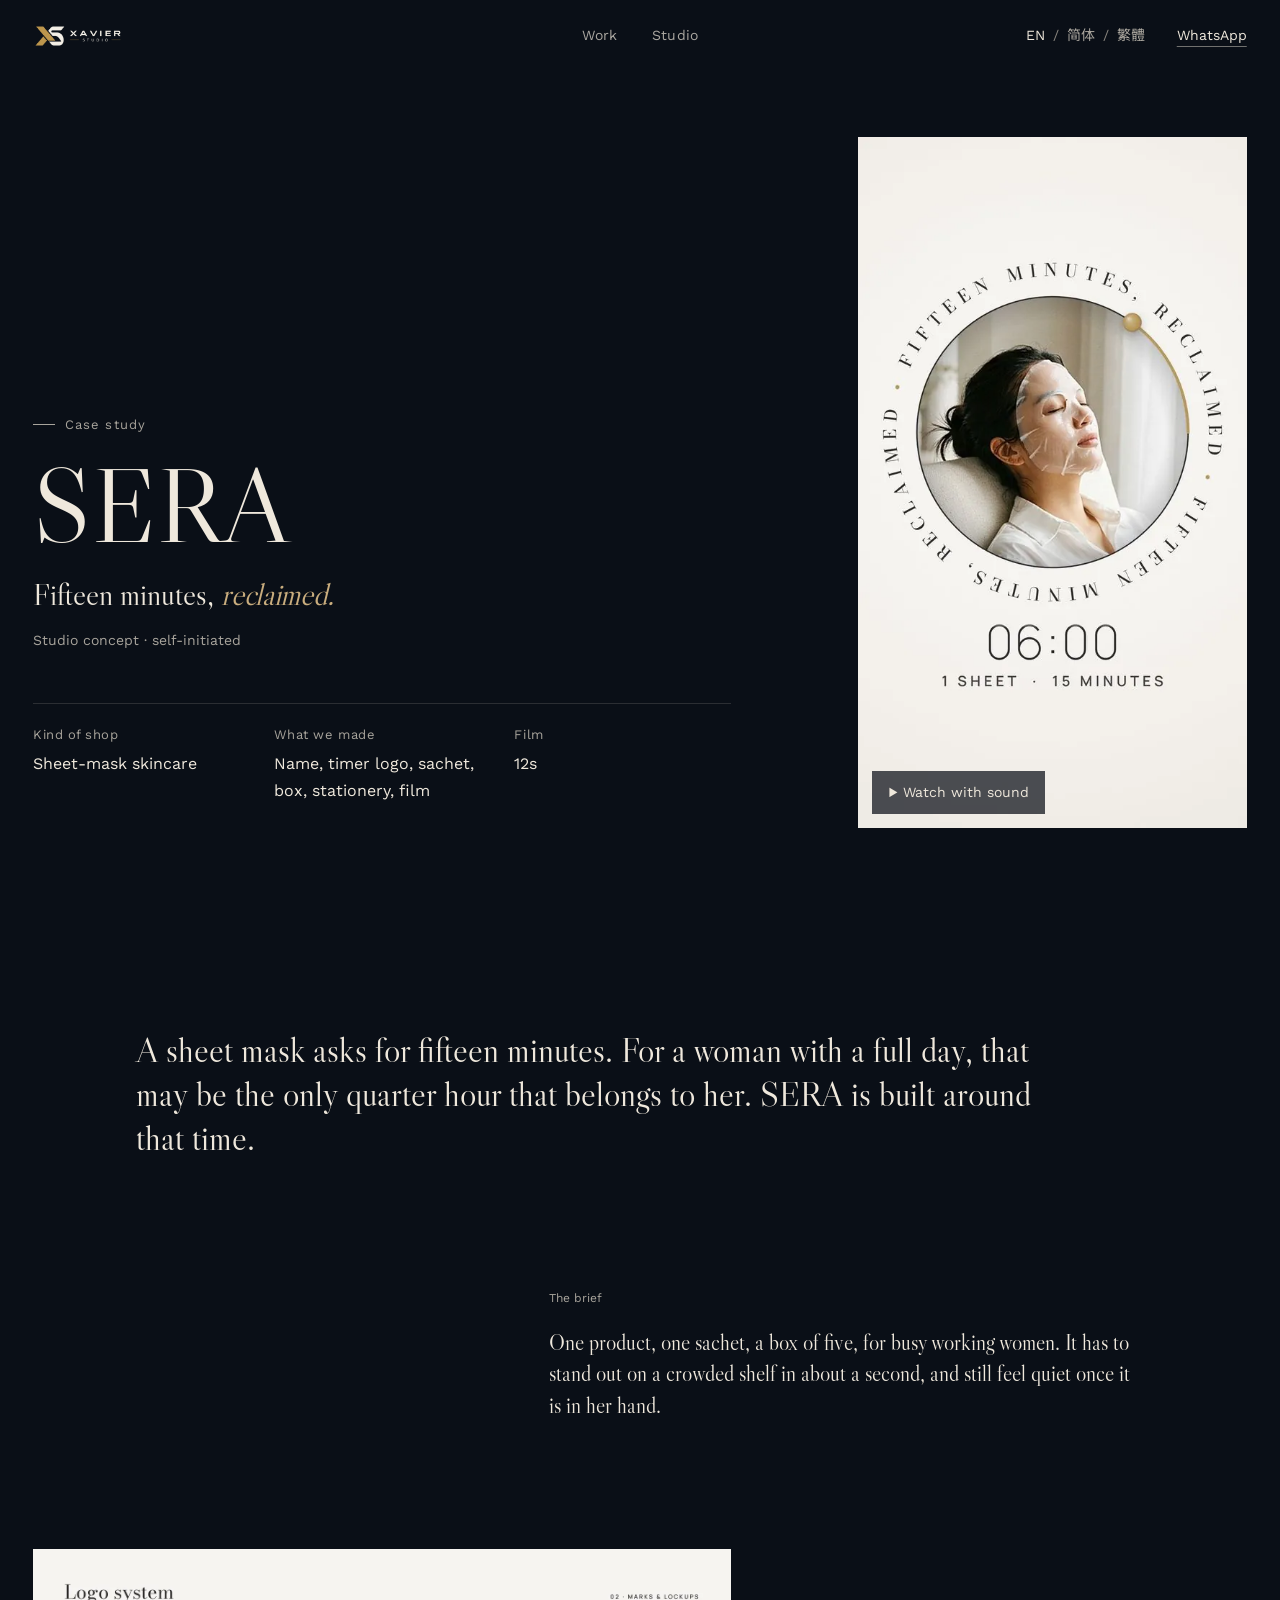
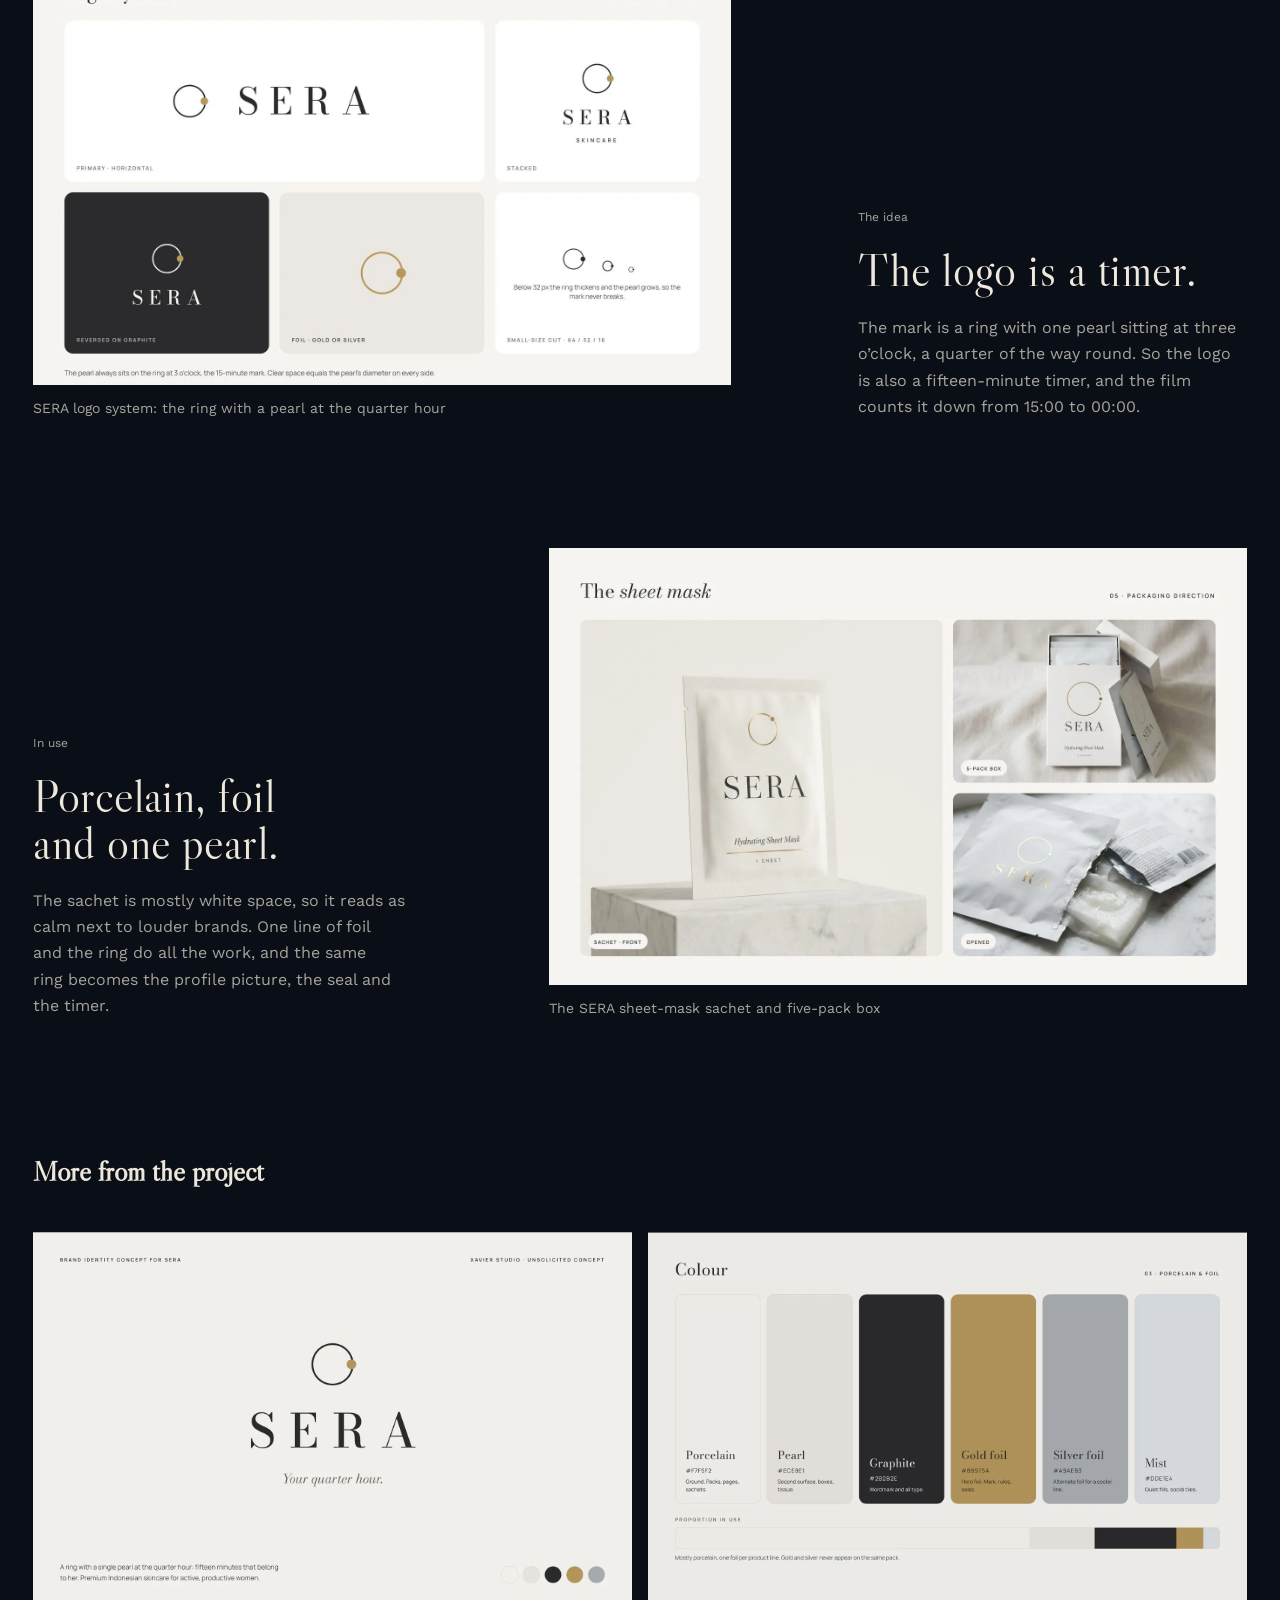
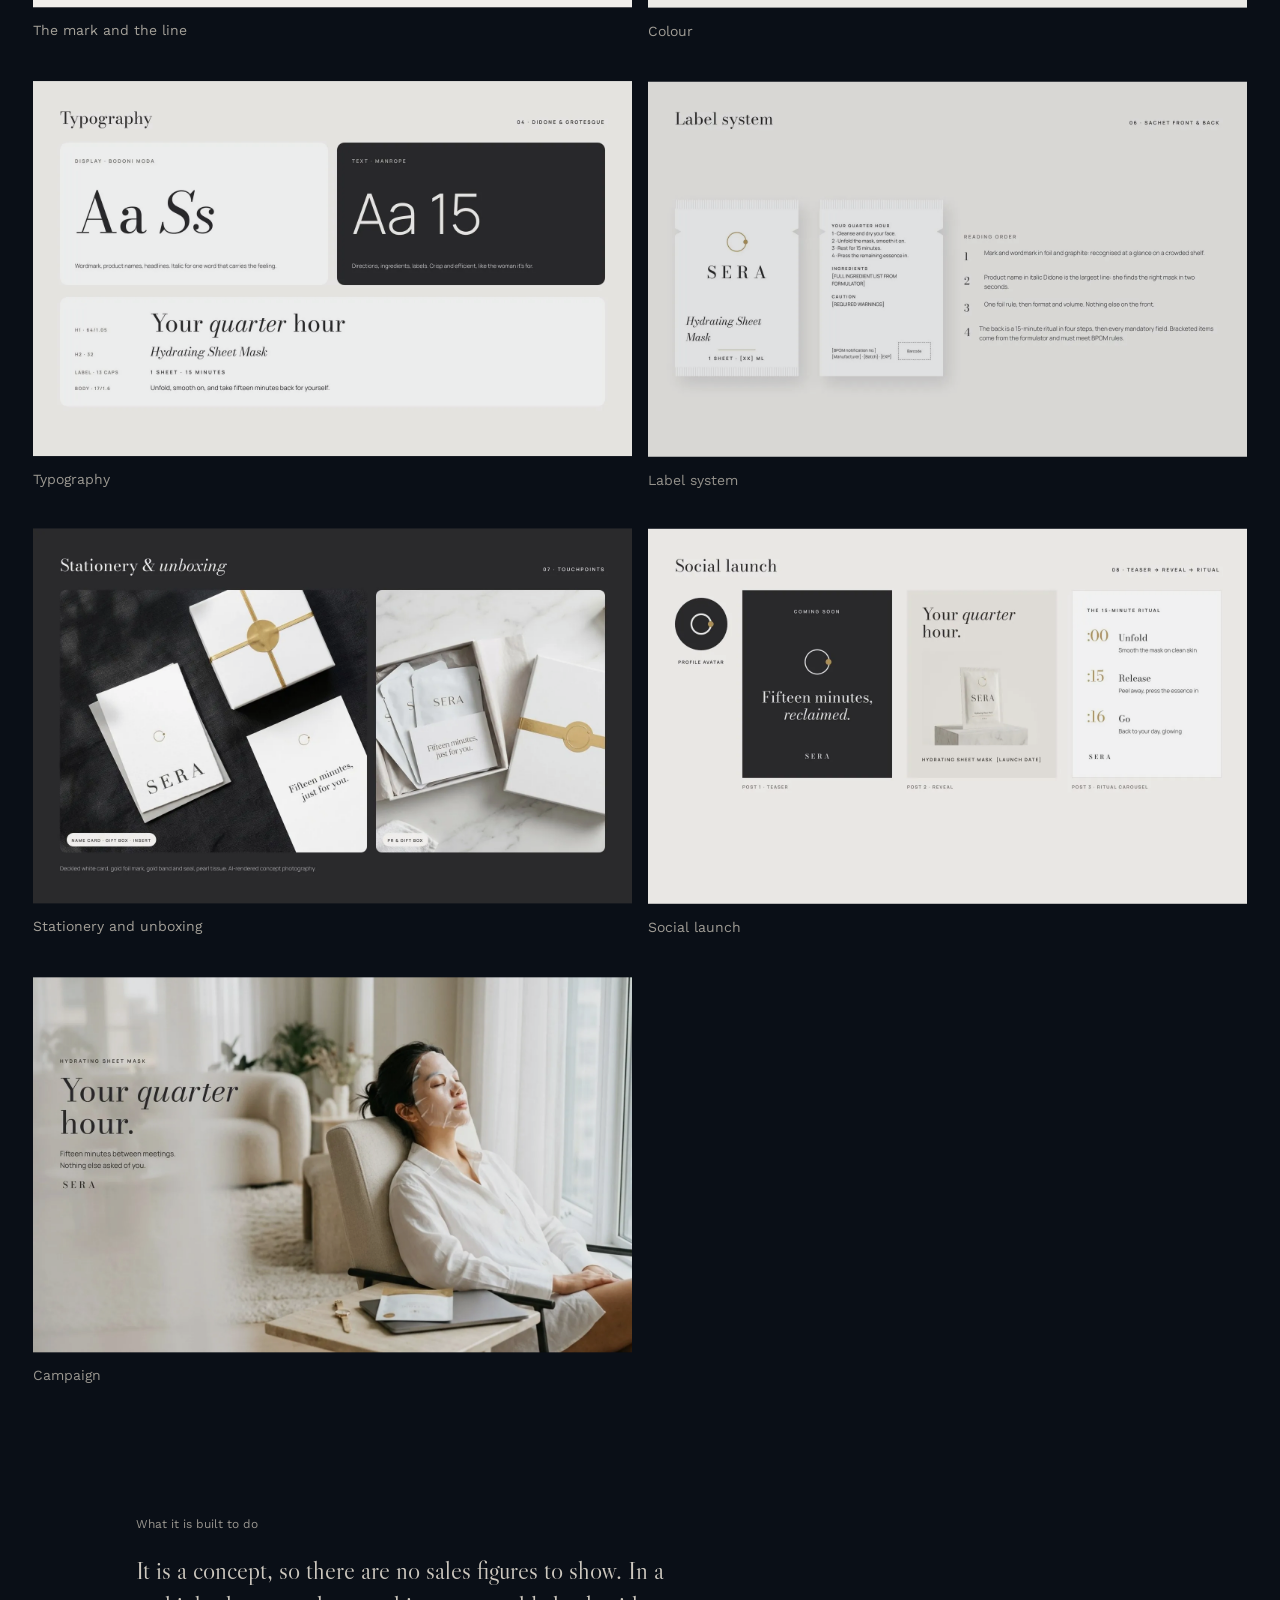
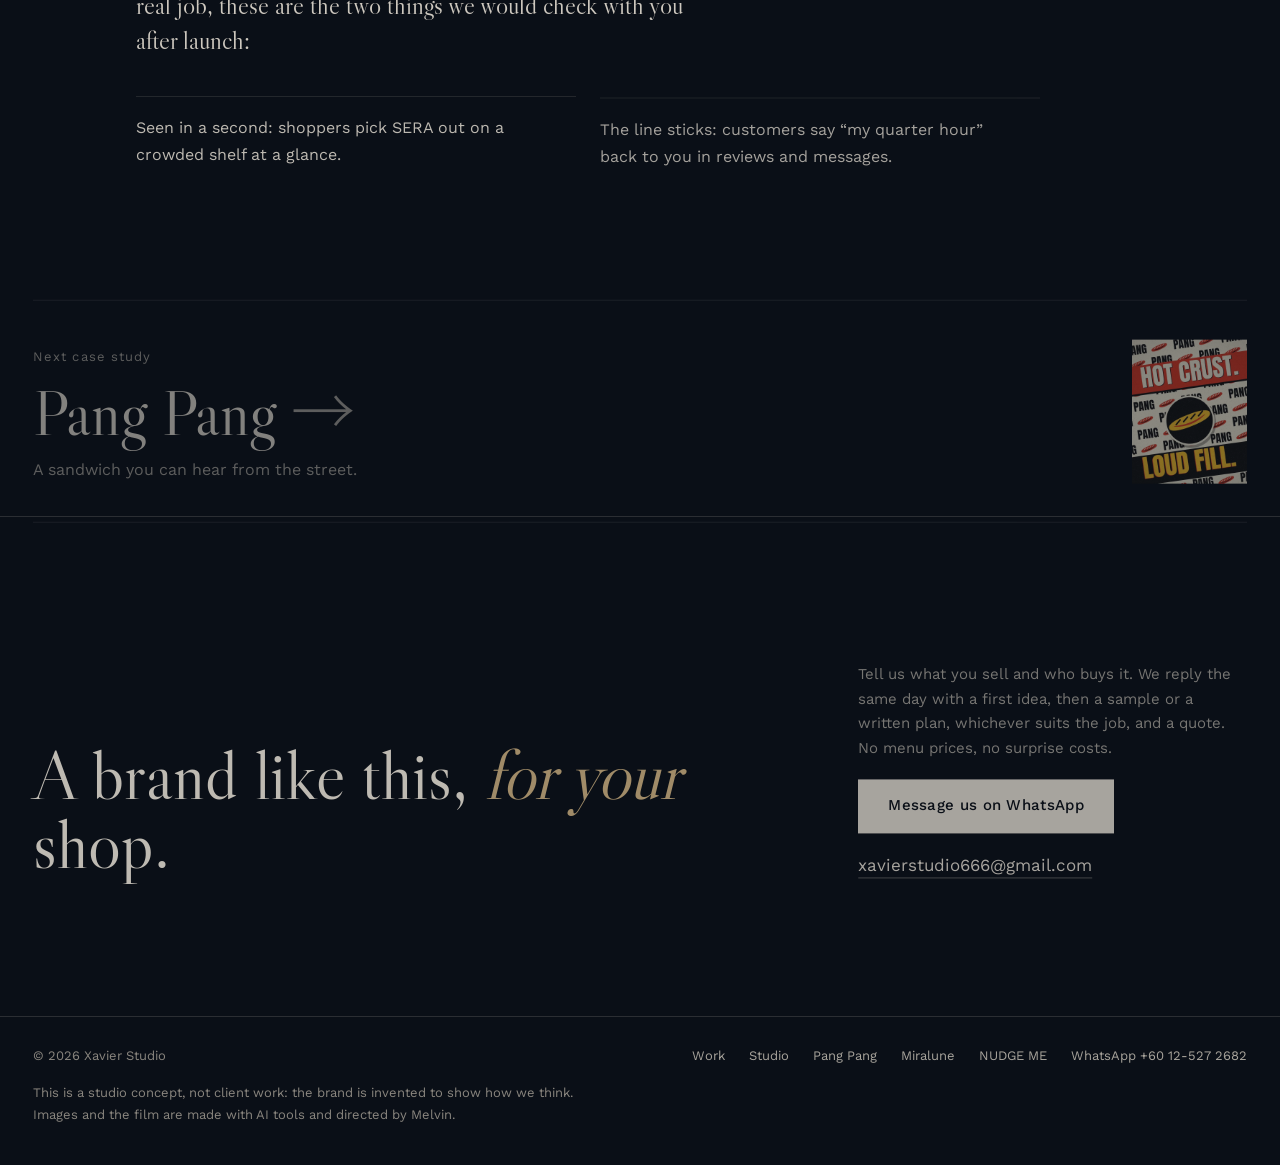
<file: sera.html>
<!doctype html>
<html lang="en">
<head>
<meta charset="utf-8">
<meta name="viewport" content="width=device-width, initial-scale=1, viewport-fit=cover">
<title>SERA · Fifteen minutes, reclaimed. · Xavier Studio</title>
<meta name="description" content="SERA, a sheet-mask brand concept by Xavier Studio: a logo that is also a fifteen-minute timer, and a 12-second film that counts it down.">
<link rel="canonical" href="https://xavier-studio.github.io/sera.html">
<meta property="og:type" content="article">
<meta property="og:url" content="https://xavier-studio.github.io/sera.html">
<meta property="og:site_name" content="Xavier Studio">
<meta property="og:locale" content="en_GB">
<meta property="og:locale:alternate" content="zh_CN">
<meta property="og:title" content="SERA · Fifteen minutes, reclaimed. · Xavier Studio">
<meta property="og:description" content="SERA, a sheet-mask brand concept by Xavier Studio: a logo that is also a fifteen-minute timer, and a 12-second film that counts it down.">
<meta property="og:image" content="https://xavier-studio.github.io/assets/cases/sera-og.jpg">
<meta property="og:image:width" content="1200">
<meta property="og:image:height" content="630">
<meta property="og:image:alt" content="SERA: Fifteen minutes, reclaimed.">
<meta name="twitter:card" content="summary_large_image">
<meta name="twitter:title" content="SERA · Fifteen minutes, reclaimed. · Xavier Studio">
<meta name="twitter:description" content="SERA, a sheet-mask brand concept by Xavier Studio: a logo that is also a fifteen-minute timer, and a 12-second film that counts it down.">
<meta name="twitter:image" content="https://xavier-studio.github.io/assets/cases/sera-og.jpg">
<meta name="theme-color" content="#0A0F17">
<link rel="icon" type="image/png" sizes="32x32" href="assets/favicon-32.png">
<link rel="icon" type="image/png" sizes="192x192" href="assets/icon-192.png">
<link rel="apple-touch-icon" href="assets/apple-touch-icon.png">
<link rel="manifest" href="site.webmanifest">
<script type="application/ld+json">{"@context": "https://schema.org", "@type": "CreativeWork", "name": "SERA · brand concept", "description": "SERA, a sheet-mask brand concept by Xavier Studio: a logo that is also a fifteen-minute timer, and a 12-second film that counts it down.", "url": "https://xavier-studio.github.io/sera.html", "image": "https://xavier-studio.github.io/assets/cases/sera-og.jpg", "datePublished": "2026-10-26", "inLanguage": ["en", "zh-Hans"], "creator": {"@type": "Organization", "name": "Xavier Studio", "url": "https://xavier-studio.github.io/"}, "director": {"@type": "Person", "name": "Melvin Pang"}, "genre": "Studio concept, not client work"}</script>
<link rel="preconnect" href="https://fonts.googleapis.com"><link rel="preconnect" href="https://fonts.gstatic.com" crossorigin>
<link href="https://fonts.googleapis.com/css2?family=Libre+Caslon+Display:ital@0;1&family=Work+Sans:wght@400;500;600&family=Noto+Serif+SC:wght@400;500;600&family=Noto+Sans+SC:wght@400;500&family=Noto+Serif+TC:wght@400;500;600&family=Noto+Sans+TC:wght@400;500&display=swap" rel="stylesheet">
<link rel="stylesheet" href="site.css">
<link rel="stylesheet" href="case-v3.css">
<script>if(!matchMedia('(prefers-reduced-motion: reduce)').matches)document.documentElement.classList.add('js','cs-anim')</script>
</head><body class="cs">

<header class="nav" id="nav">
  <a class="nav__logo" href="index.html"><img src="assets/xs-horizontal-300.png" srcset="assets/xs-horizontal-300.png 300w, assets/xs-horizontal-600.png 600w" sizes="150px" alt="Xavier Studio" width="150" height="40"></a>
  <nav class="nav__links" aria-label="Main"><a href="index.html#work" data-t="nav.work">Work</a><a href="index.html#studio" data-t="nav.studio">Studio</a></nav>
  <div class="nav__r"><div class="lang" id="lang" role="group" aria-label="Language / 语言 / 語言"><button type="button" data-l="en" class="on" aria-pressed="true">EN</button><span aria-hidden="true">/</span><button type="button" data-l="zh" aria-pressed="false" lang="zh-Hans">简体</button><span aria-hidden="true">/</span><button type="button" data-l="tw" aria-pressed="false" lang="zh-Hant">繁體</button></div><a class="nav__wa" href="https://wa.me/60125272682" target="_blank" rel="noopener">WhatsApp</a></div>
</header>
<nav class="mbar" aria-label="Main (mobile)"><a href="index.html#work" data-t="nav.work">Work</a><a href="index.html#studio" data-t="nav.studio">Studio</a><a href="https://wa.me/60125272682" target="_blank" rel="noopener">WhatsApp</a></nav>

<main class="page" id="page">
<!-- HERO (GetLayers artist-hero): copy column, tall film plate, fact ledger -->
<section class="cs-hero">
  <div class="cs-hero__text">
    <p class="cs-eyebrow"><span data-t="cs.eyebrow">Case study</span></p>
    <h1 class="cs-hero__name">SERA</h1>
    <p class="cs-hero__hook" data-th="se.hook">Fifteen minutes, <em>reclaimed.</em></p>
    <p class="cs-hero__label" data-t="se.label">Studio concept · self-initiated</p>
    <dl class="cs-ledger">
      <div><dt data-t="cs.f1">Kind of shop</dt><dd data-t="se.kind">Sheet-mask skincare</dd></div>
      <div><dt data-t="cs.f2">What we made</dt><dd data-t="se.made">Name, timer logo, sachet, box, stationery, film</dd></div>
      <div><dt data-t="cs.f3">Film</dt><dd>12s</dd></div>
    </dl>
  </div>
  <figure class="cs-film" id="cs-film">
    <video class="cs-film__v" playsinline preload="none" poster="assets/films/sera.webp" data-src="assets/films/sera.mp4" data-loop="assets/films/sera-loop.mp4" aria-label="SERA brand film"></video>
    <button class="cs-film__go" type="button" data-t="cs.watch">▶ Watch with sound</button>
  </figure>
</section>

<!-- STATEMENT (GetLayers artist-statement): one passage at display size, narrow measure -->
<section class="cs-statement">
  <p class="cs-statement__p rv" data-t="se.statement">A sheet mask asks for fifteen minutes. For a woman with a full day, that may be the only quarter hour that belongs to her. SERA is built around that time.</p>
</section>

<!-- CHAPTERS (GetLayers negantropy split, alternating sides) -->
<section class="cs-ch">
  <div class="cs-ch__text rv">
    <p class="cs-ch__i">(I) <span data-t="cs.i">The brief</span></p>
    <p class="cs-ch__body" data-t="se.brief">One product, one sachet, a box of five, for busy working women. It has to stand out on a crowded shelf in about a second, and still feel quiet once it is in her hand.</p>
  </div>
</section>
<section class="cs-ch cs-ch--media">
  <div class="cs-ch__media rv"><figure class="cs-fig"><img src="assets/work/sera/02.webp" width="1600" height="1000" alt="SERA logo system: the ring with a pearl at the quarter hour" data-talt="se.img.02" loading="lazy"><figcaption data-t="se.img.02">SERA logo system: the ring with a pearl at the quarter hour</figcaption></figure></div>
  <div class="cs-ch__text rv">
    <p class="cs-ch__i">(II) <span data-t="cs.ii">The idea</span></p>
    <h2 class="h2" data-t="se.idea_h">The logo is a timer.</h2>
    <p class="cs-ch__body" data-t="se.idea">The mark is a ring with one pearl sitting at three o’clock, a quarter of the way round. So the logo is also a fifteen-minute timer, and the film counts it down from 15:00 to 00:00.</p>
  </div>
</section>
<section class="cs-ch cs-ch--media cs-ch--flip">
  <div class="cs-ch__media rv"><figure class="cs-fig"><img src="assets/work/sera/05.webp" width="1600" height="1000" alt="The SERA sheet-mask sachet and five-pack box" data-talt="se.img.05" loading="lazy"><figcaption data-t="se.img.05">The SERA sheet-mask sachet and five-pack box</figcaption></figure></div>
  <div class="cs-ch__text rv">
    <p class="cs-ch__i">(III) <span data-t="cs.iii">In use</span></p>
    <h2 class="h2" data-t="se.use_h">Porcelain, foil and one pearl.</h2>
    <p class="cs-ch__body" data-t="se.use">The sachet is mostly white space, so it reads as calm next to louder brands. One line of foil and the ring do all the work, and the same ring becomes the profile picture, the seal and the timer.</p>
  </div>
</section>

<!-- MORE -->
<section class="cs-more">
  <h2 class="cs-more__h rv" data-t="cs.more">More from the project</h2>
  <div class="cs-grid"><div class="rv"><figure class="cs-fig"><img src="assets/work/sera/01.webp" width="1600" height="1000" alt="The mark and the line" data-talt="se.img.01" loading="lazy"><figcaption data-t="se.img.01">The mark and the line</figcaption></figure></div><div class="rv"><figure class="cs-fig"><img src="assets/work/sera/03.webp" width="1600" height="1000" alt="Colour" data-talt="se.img.03" loading="lazy"><figcaption data-t="se.img.03">Colour</figcaption></figure></div><div class="rv"><figure class="cs-fig"><img src="assets/work/sera/04.webp" width="1600" height="1000" alt="Typography" data-talt="se.img.04" loading="lazy"><figcaption data-t="se.img.04">Typography</figcaption></figure></div><div class="rv"><figure class="cs-fig"><img src="assets/work/sera/06.webp" width="1600" height="1000" alt="Label system" data-talt="se.img.06" loading="lazy"><figcaption data-t="se.img.06">Label system</figcaption></figure></div><div class="rv"><figure class="cs-fig"><img src="assets/work/sera/07.webp" width="1600" height="1000" alt="Stationery and unboxing" data-talt="se.img.07" loading="lazy"><figcaption data-t="se.img.07">Stationery and unboxing</figcaption></figure></div><div class="rv"><figure class="cs-fig"><img src="assets/work/sera/08.webp" width="1600" height="1000" alt="Social launch" data-talt="se.img.08" loading="lazy"><figcaption data-t="se.img.08">Social launch</figcaption></figure></div><div class="rv"><figure class="cs-fig"><img src="assets/work/sera/10.webp" width="1600" height="1000" alt="Campaign" data-talt="se.img.10" loading="lazy"><figcaption data-t="se.img.10">Campaign</figcaption></figure></div></div>
</section>

<!-- BUILT TO DO: honest, no invented numbers -->
<section class="cs-built">
  <p class="cs-ch__i rv">(IV) <span data-t="cs.iv">What it is built to do</span></p>
  <p class="cs-built__p rv" data-t="se.built_p">It is a concept, so there are no sales figures to show. In a real job, these are the two things we would check with you after launch:</p>
  <ol class="cs-built__list"><li class="rv"><span class="cs-built__n">01</span><span data-t="se.check0">Seen in a second: shoppers pick SERA out on a crowded shelf at a glance.</span></li><li class="rv"><span class="cs-built__n">02</span><span data-t="se.check1">The line sticks: customers say “my quarter hour” back to you in reviews and messages.</span></li></ol>
</section>

<!-- NEXT -->
<a class="cs-next rv" href="pang-pang.html">
  <span class="cs-next__k" data-t="cs.next">Next case study</span>
  <span class="cs-next__name">Pang Pang <i aria-hidden="true">→</i></span>
  <span class="cs-next__hook" data-t="se.next">A sandwich you can hear from the street.</span>
  <img src="assets/work/pang-pang/thumb.webp" alt="" width="640" height="800" loading="lazy">
</a>

<!-- CLOSE: the home page's contact split -->
<section class="band" id="contact">
  <h2 class="band__h rv" data-th="cs.close.h">A brand like this, <em>for your</em> shop.</h2>
  <div class="band__r rv"><p data-t="cs.close.p">Tell us what you sell and who buys it. We reply the same day with a first idea, then a sample or a written plan, whichever suits the job, and a quote. No menu prices, no surprise costs.</p>
    <a class="btn" href="https://wa.me/60125272682?text=Hi%20Melvin%2C%20I%20saw%20the%20SERA%20case%20study%20and%20would%20like%20a%20brand%20for%20my%20shop." target="_blank" rel="noopener" data-wa="SERA" data-t="cs.close.btn">Message us on WhatsApp</a>
    <a class="tl band__mail" href="mailto:xavierstudio666@gmail.com">xavierstudio666@gmail.com</a></div>
</section>
</main>

<footer class="foot" id="foot"><span>© 2026 Xavier Studio</span><span class="foot__links"><a href="index.html#work" data-t="nav.work">Work</a><a href="index.html#studio" data-t="nav.studio">Studio</a><a href="pang-pang.html">Pang Pang</a><a href="miralune.html">Miralune</a><a href="index.html#nudge">NUDGE ME</a><a href="https://wa.me/60125272682" target="_blank" rel="noopener">WhatsApp +60 12-527 2682</a></span>
  <p class="foot__note" data-t="cs.ai">This is a studio concept, not client work: the brand is invented to show how we think. Images and the film are made with AI tools and directed by Melvin.</p></footer>

<script src="vendor/anime.min.js"></script>
<script src="i18n.js"></script>
<script src="case-i18n.js"></script>
<script src="case-tw.js"></script>
<script src="case.js"></script>
</body>
</html>
</file>
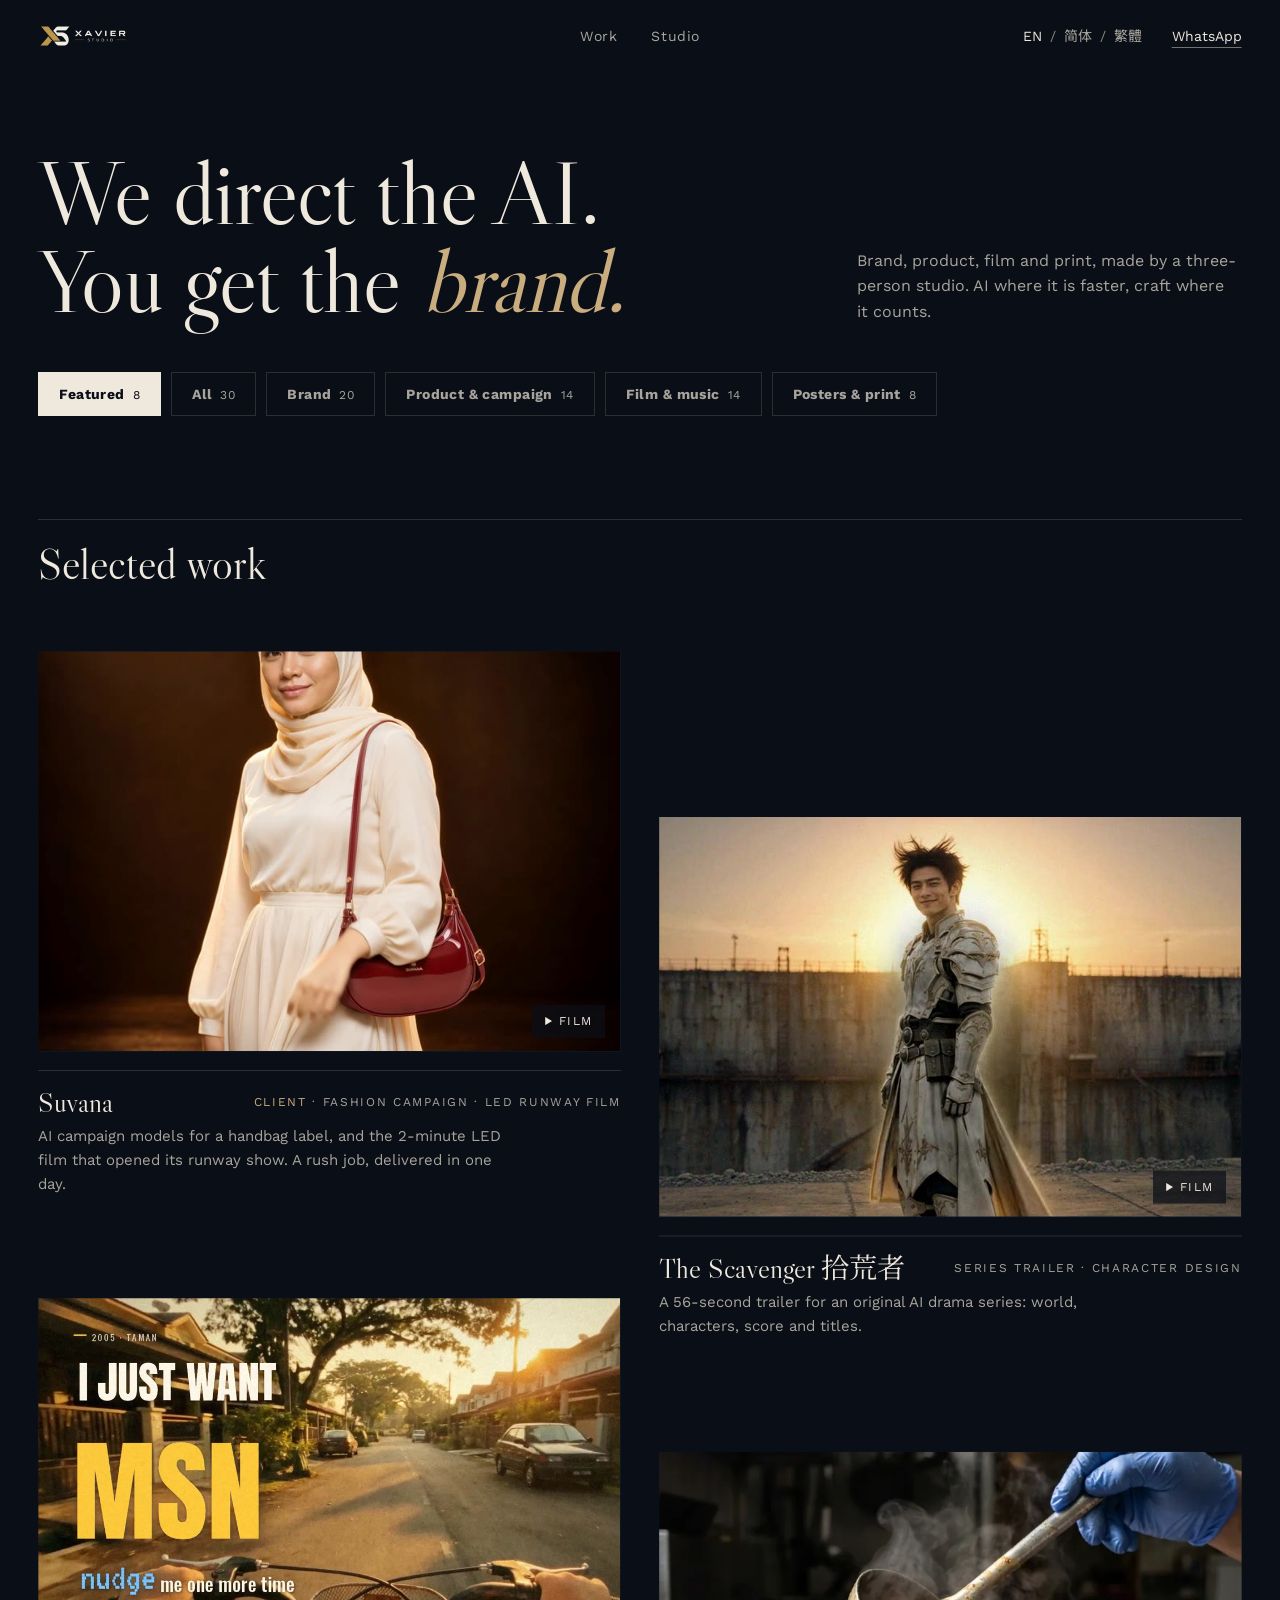
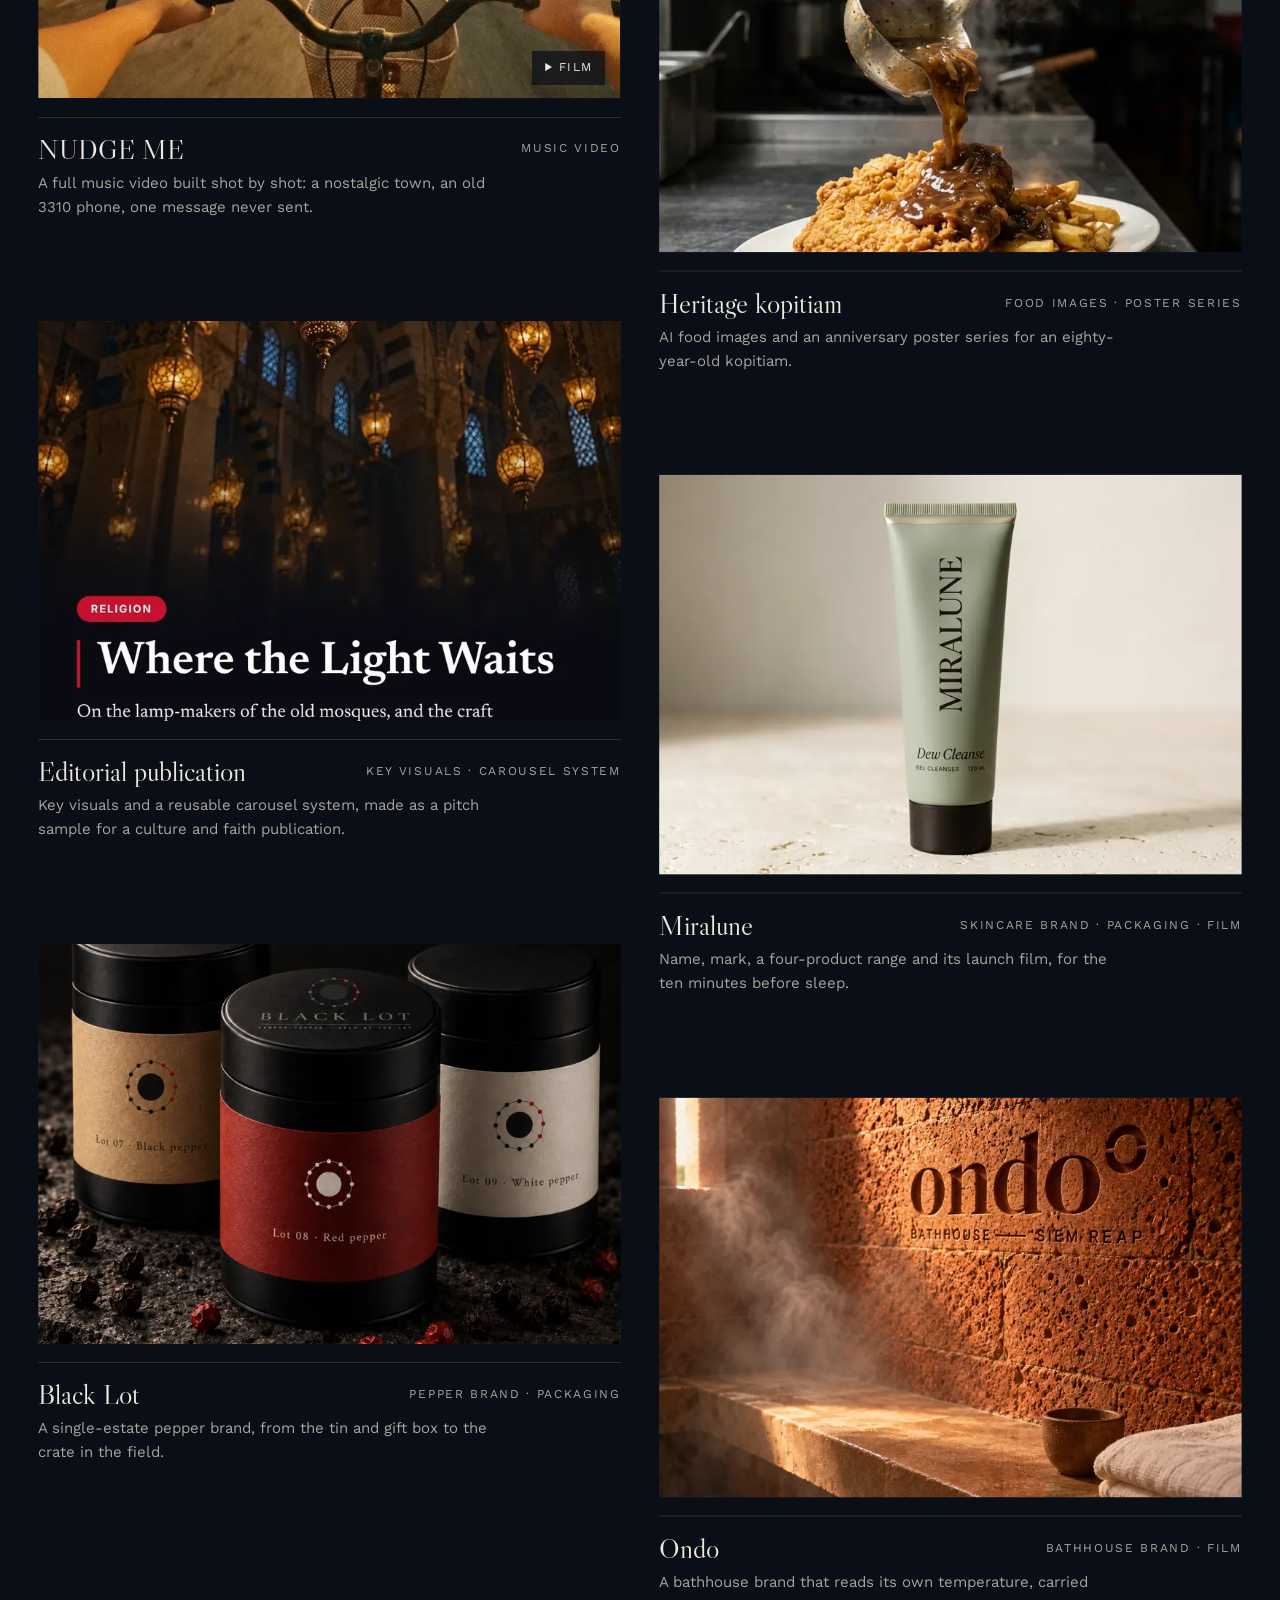
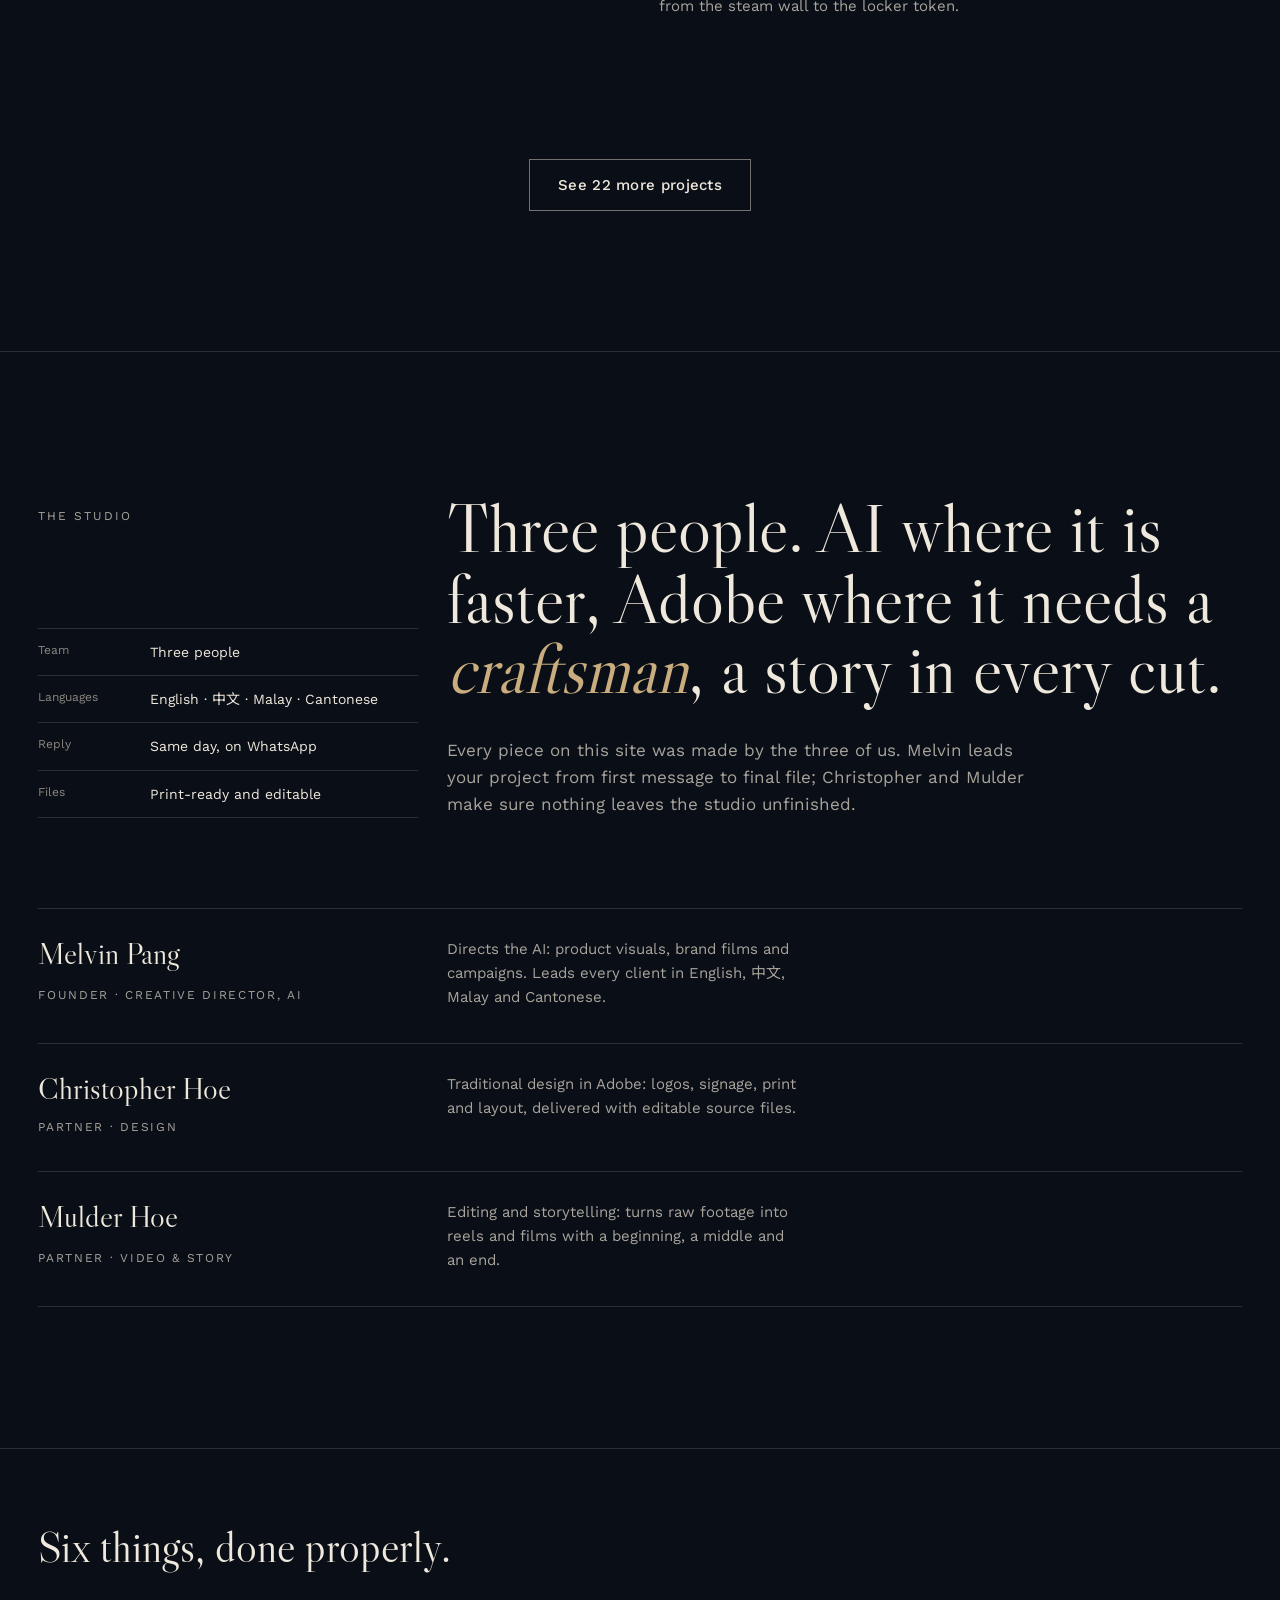
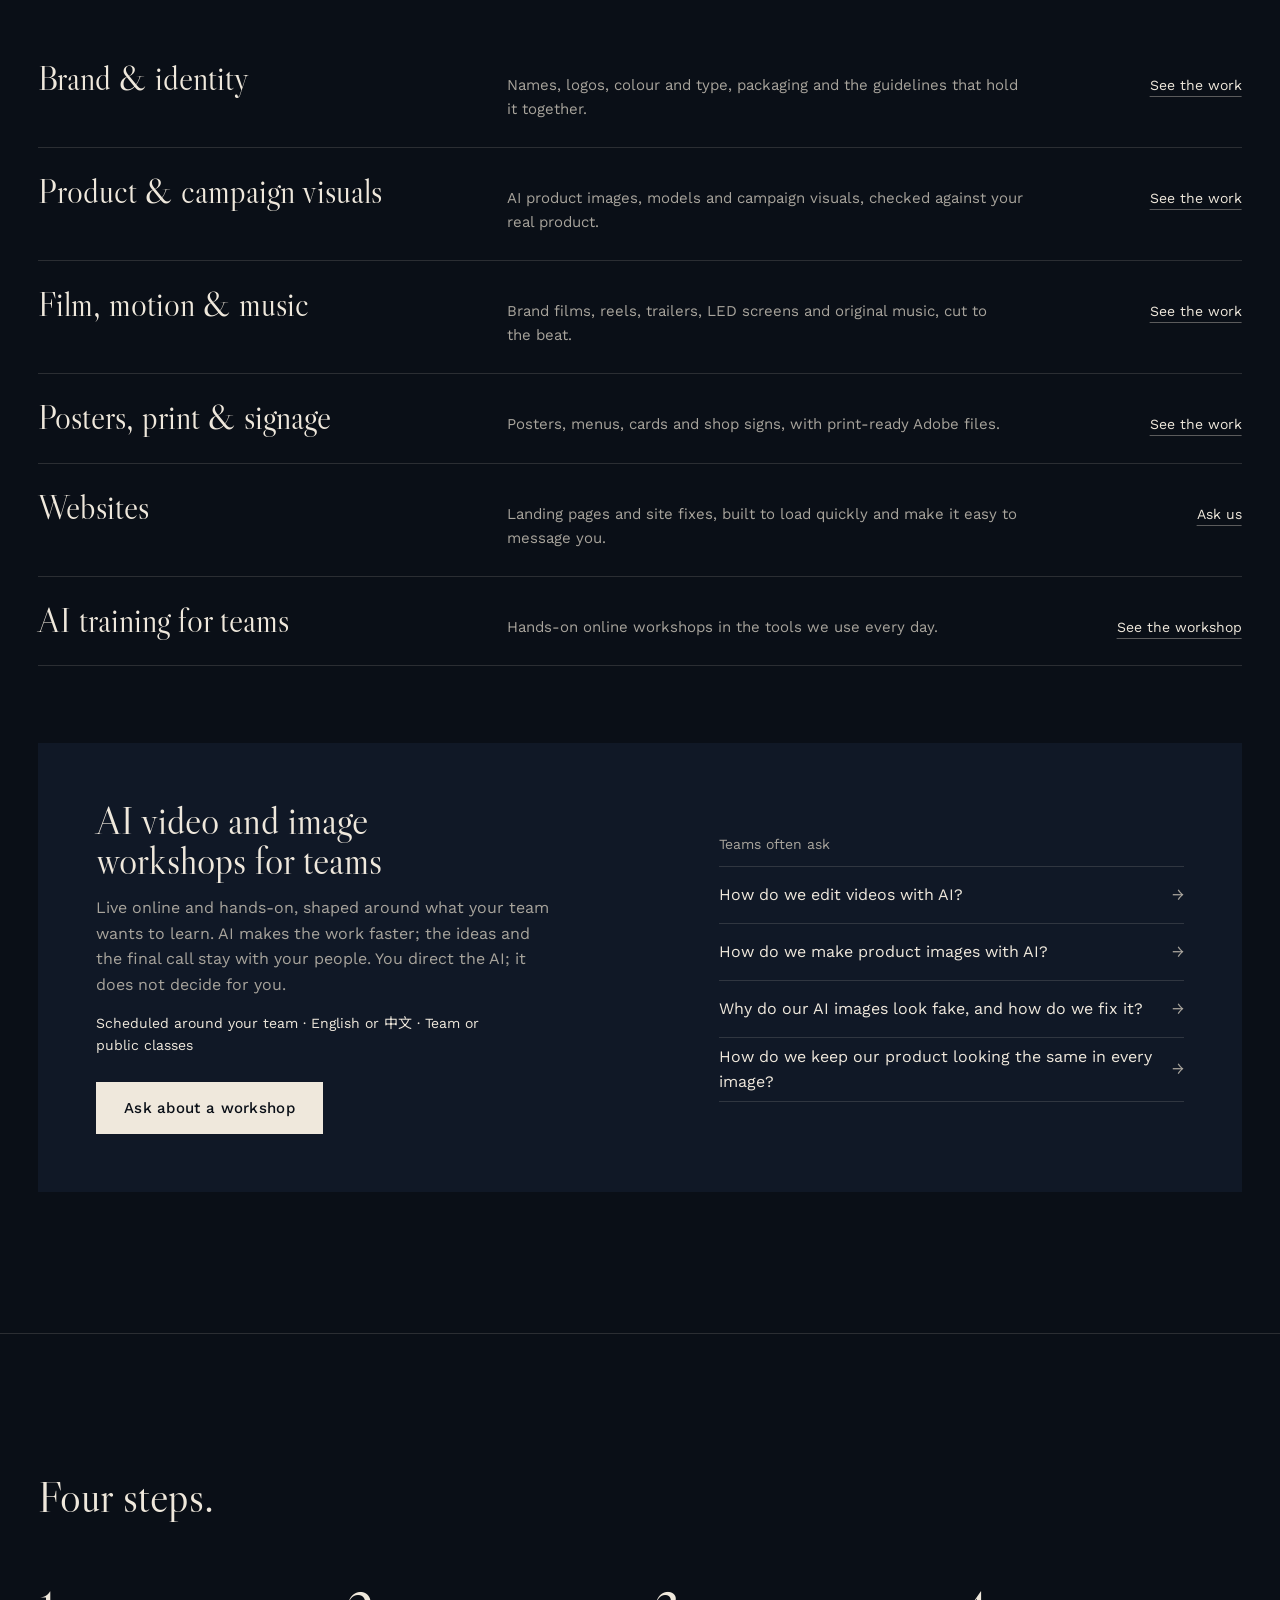
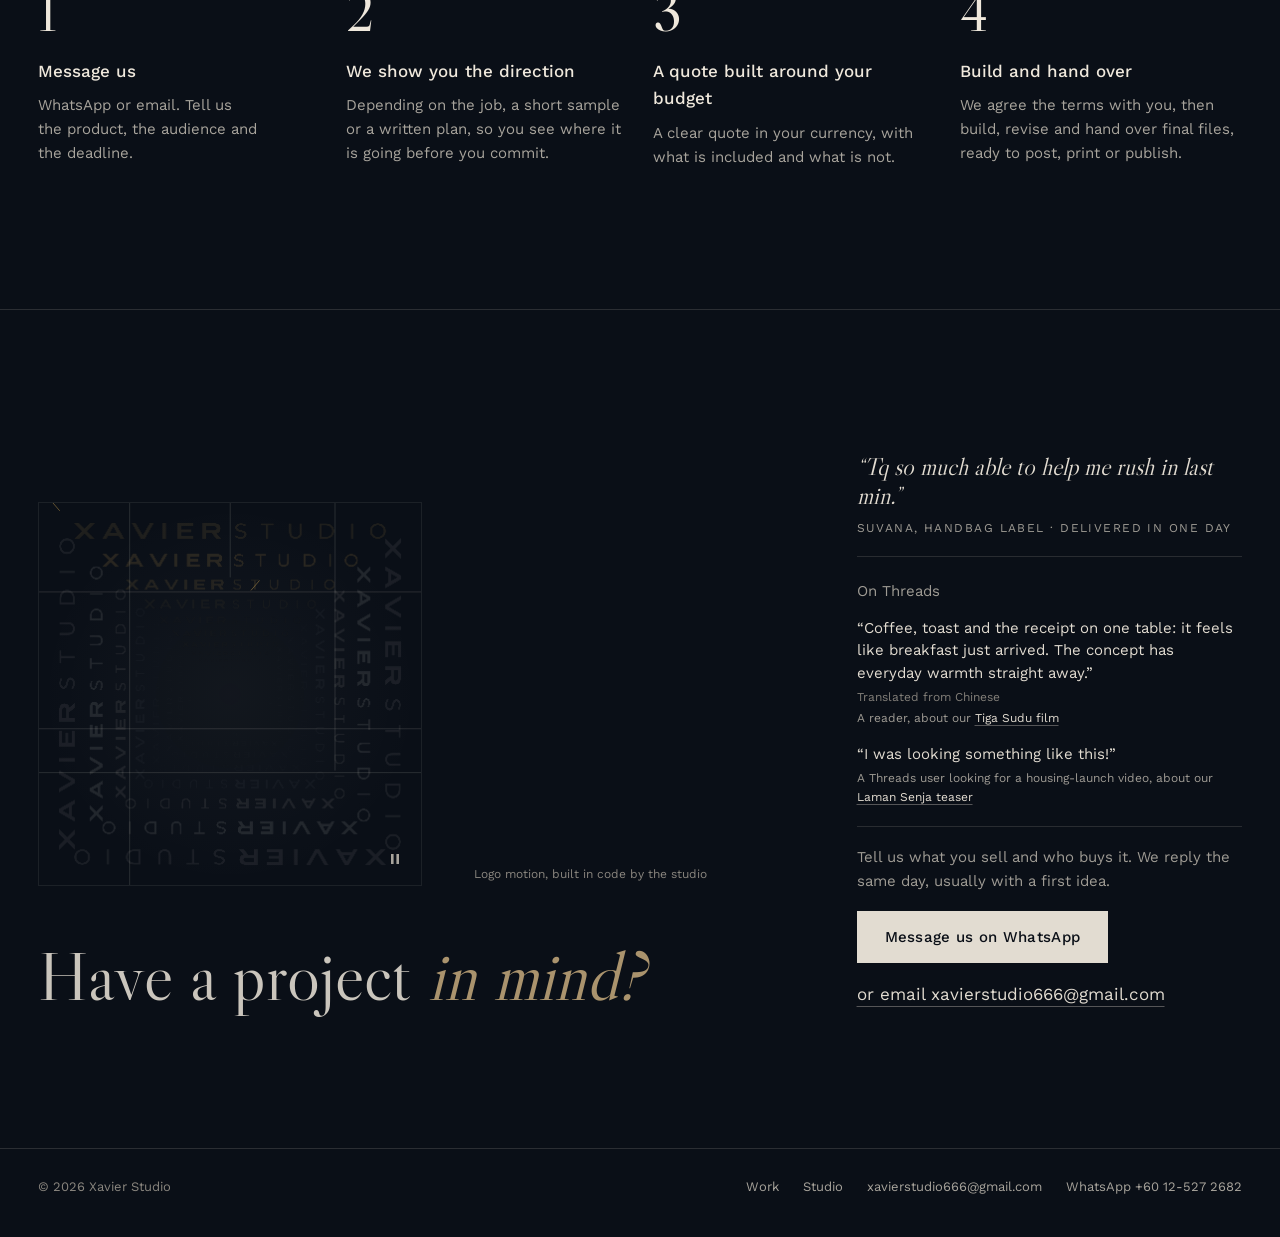
<file: studio.html>
<!doctype html>
<html lang="en"><head><meta charset="utf-8"><title>Xavier Studio · Studio</title>
<meta name="robots" content="noindex"><link rel="canonical" href="https://xavier-studio.github.io/#studio">
<meta http-equiv="refresh" content="0; url=index.html#studio">
<script>location.replace('index.html#studio')</script></head>
<body style="background:#0A0F17;color:#EFE8DC;font-family:system-ui,sans-serif"><p><a href="index.html#studio" style="color:#C9AD7E">The studio is now on the main page.</a></p></body></html>
</file>
<file: v3.css>
/* Xavier Studio · v3 (Work + Studio). Committed GetLayers Style "Night Editorial": one dark field, Libre Caslon Display
   for display, Work Sans for text, ivory ink, gold accent rationed. Compositions: marcus-vane-ventures (featured),
   creative-director header grid (wall), vexon-showcase (team). Motion: Anime.js, slow; reduced motion respected. */
:root{color-scheme:dark;
  --night:#0A0F17; --night-2:#101826; --night-3:#162131; --ivory:#EFE8DC; --mute:#A8A49C; --subtle:#8A867F; --gold:#C9AD7E;
  --line:rgba(239,232,220,.14);
  --serif:'Libre Caslon Display','Noto Serif SC',ui-serif,Georgia,serif;
  --sans:'Work Sans','Noto Sans SC',ui-sans-serif,system-ui,sans-serif;
  --m:clamp(18px,3vw,48px); --sec:clamp(96px,11vw,170px); --ease:cubic-bezier(.22,.61,.36,1);
  --z-nav:20; --z-lb:40; --z-loader:60;
}
*{box-sizing:border-box;margin:0;padding:0}
html{scroll-behavior:smooth;background:var(--night)}
body{background:var(--night);color:var(--ivory);font-family:var(--sans);font-size:17px;line-height:1.6;-webkit-font-smoothing:antialiased;overflow-x:hidden}
img,video{display:block;max-width:100%}
a{color:inherit;text-decoration:none}
button{font:inherit;color:inherit;background:none;border:0;cursor:pointer}
:focus-visible{outline:2px solid var(--ivory);outline-offset:3px}
em{font-style:italic}
:lang(zh-Hans) em,:lang(zh-Hant) em{font-style:normal} /* no fake italics on Chinese */
:lang(zh-Hant){--serif:'Libre Caslon Display','Noto Serif TC',ui-serif,Georgia,serif;--sans:'Work Sans','Noto Sans TC',ui-sans-serif,system-ui,sans-serif}
.sr{position:absolute;width:1px;height:1px;overflow:hidden;clip:rect(0 0 0 0)}
.cap{font-size:12px;letter-spacing:.16em;text-transform:uppercase;color:var(--mute)}
.btn{display:inline-flex;align-items:center;justify-content:center;gap:10px;min-height:52px;padding:0 28px;background:var(--ivory);color:var(--night);font-size:15px;font-weight:500;letter-spacing:.02em;transition:background-color .4s var(--ease)}
.btn:hover{background:#fff}
.btn--line{background:none;color:var(--ivory);border:1px solid rgba(239,232,220,.45)}
.btn--line:hover{background:var(--ivory);color:var(--night)}
.wall__more{margin-top:8px}
.tl{text-decoration:underline;text-decoration-color:rgba(239,232,220,.35);text-underline-offset:6px;text-decoration-thickness:1px;transition:text-decoration-color .4s}
.tl:hover{text-decoration-color:var(--ivory)}

/* loader (house default: wordmark + hairline timer, min 900ms, cap 2600ms) */
.loader{position:fixed;inset:0;z-index:var(--z-loader);background:var(--night);display:grid;place-items:center}
.loader__in{display:grid;gap:18px;justify-items:center}
.loader img{height:30px;width:auto;opacity:.95}
.loader__bar{width:160px;height:1px;background:var(--line);overflow:hidden}
.loader__bar i{display:block;height:100%;width:100%;background:var(--ivory);transform:scaleX(0);transform-origin:left}
.no-js .loader,.rm .loader,.seen .loader{display:none}

/* nav */
.nav{position:fixed;inset:0 0 auto;z-index:var(--z-nav);display:grid;grid-template-columns:1fr auto 1fr;align-items:center;height:72px;padding:0 var(--m);transition:background-color .5s var(--ease)}
.nav.solid{background:rgba(10,15,23,.94)}
.nav__logo{display:inline-flex;align-items:center;min-height:44px}.nav__logo img{height:24px;width:auto}
.nav__links{display:flex;gap:34px;font-size:14px;letter-spacing:.04em}
.nav__links a{opacity:.7;transition:opacity .3s;padding:8px 0}
.nav__links a:hover,.nav__links a[aria-current]{opacity:1}
.nav__r{display:flex;justify-content:flex-end;gap:24px;align-items:center;font-size:14px}
.lang{color:var(--subtle);display:inline-flex;align-items:center;gap:2px}
.lang button{min-height:44px;padding:0 6px;color:var(--mute)}
.lang button:hover{color:var(--ivory)}
.lang .on{color:var(--ivory)}
.nav__wa{min-height:44px;display:inline-flex;align-items:center;text-decoration:underline;text-decoration-color:rgba(239,232,220,.45);text-underline-offset:6px}

/* intro (work page) */
.intro{padding:calc(72px + clamp(40px,6vw,96px)) var(--m) clamp(32px,4vw,56px);display:grid;grid-template-columns:repeat(12,1fr);column-gap:24px;row-gap:40px;align-items:end}
.intro__h{grid-column:1/9;font-family:var(--serif);font-weight:400;font-size:clamp(46px,7vw,112px);line-height:.98;letter-spacing:-.01em;text-wrap:balance}
.intro__h em{color:var(--gold)}
.intro__p{grid-column:9/13;max-width:38ch;color:var(--mute);font-size:16px}
.chips{grid-column:1/13;display:flex;flex-wrap:wrap;gap:10px;margin-top:8px}
.chip{min-height:44px;padding:0 20px;border:1px solid var(--line);font-size:14px;letter-spacing:.03em;color:var(--mute);transition:color .3s,border-color .3s,background-color .3s}
.chip:hover{color:var(--ivory);border-color:rgba(239,232,220,.4)}
.chip[aria-pressed=true]{background:var(--ivory);color:var(--night);border-color:var(--ivory)}
.chip span{margin-left:8px;font-size:12px}

/* featured: two-up, second column dropped (marcus-vane-ventures) */
.feat{padding:clamp(24px,4vw,56px) var(--m) calc(var(--sec) + clamp(80px,12vw,200px))} /* room for the dropped column */
.sec-head{display:flex;justify-content:space-between;align-items:baseline;gap:24px;margin-bottom:clamp(36px,5vw,64px);border-top:1px solid var(--line);padding-top:22px}
.sec-head h2{font-family:var(--serif);font-weight:400;font-size:clamp(30px,3.4vw,52px);line-height:1.05}
.feat__grid{display:grid;grid-template-columns:1fr 1fr;column-gap:clamp(20px,3vw,48px);row-gap:clamp(64px,8vw,120px)}
.feat__grid .card:nth-child(even){transform:translateY(clamp(80px,12vw,200px))}
.feat__grid.filtered .card:nth-child(even){transform:none}
.card{display:block;text-align:left;width:100%}
.card__media{position:relative;aspect-ratio:16/11;overflow:hidden;background:var(--night-2)}
.card__media img,.card__media video{position:absolute;inset:0;width:100%;height:100%;object-fit:cover;transition:transform 1.4s var(--ease)}
.card:hover .card__media img,.card:hover .card__media video{transform:scale(1.035)}
.card__play{position:absolute;right:16px;bottom:14px;z-index:2;font-size:12px;letter-spacing:.12em;text-transform:uppercase;background:rgba(10,15,23,.72);padding:7px 12px}
.card__cap{display:grid;grid-template-columns:1fr auto;gap:6px 24px;border-top:1px solid var(--line);margin-top:18px;padding-top:16px}
.card__t{font-family:var(--serif);font-size:clamp(24px,2.2vw,34px);line-height:1.1}
.card__type{font-size:12px;letter-spacing:.14em;text-transform:uppercase;color:var(--mute);text-align:right;align-self:center}
.card__l{grid-column:1/-1;max-width:52ch;color:var(--mute);font-size:15px}
.card__c{color:var(--gold)}

/* wall (creative-director header grid + masonry) */
.wall{padding:clamp(40px,5vw,80px) var(--m) var(--sec);background:var(--night)}
.wall__head{display:grid;grid-template-columns:8fr 4fr;gap:24px;align-items:end;border-top:1px solid var(--line);padding-top:22px;margin-bottom:clamp(36px,5vw,64px)}
.wall__head h2{font-family:var(--serif);font-weight:400;font-size:clamp(38px,5vw,80px);line-height:1}
.wall__head p{color:var(--mute);font-size:15px;max-width:40ch;justify-self:end}
.masonry{columns:3 340px;column-gap:clamp(14px,1.6vw,24px)}
.tile{break-inside:avoid;margin-bottom:clamp(28px,3vw,44px);display:block;width:100%;text-align:left;position:relative}
.tile__m{position:relative;display:block;background:var(--night-2);overflow:hidden}
.tile img,.tile video{width:100%;height:auto;transition:opacity .5s var(--ease)}
.tile:hover .tile__m img,.tile:hover .tile__m video{opacity:.82}
.tile__cap{display:flex;flex-direction:column;gap:4px;padding-top:12px}
.tile__cap b{font-family:var(--serif);font-weight:400;font-size:20px;line-height:1.1}
.tile__cap i{font-style:normal;font-size:13px;color:var(--mute)}
.tile__vid{position:absolute;right:12px;top:12px;font-size:11px;letter-spacing:.12em;text-transform:uppercase;background:rgba(10,15,23,.72);padding:5px 9px}
.hide{display:none!important}
.empty{color:var(--mute);padding:40px 0}

/* contact band + footer */
.band{padding:var(--sec) var(--m);display:grid;grid-template-columns:repeat(12,1fr);gap:24px;align-items:end;border-top:1px solid var(--line)}
.band__l{grid-column:1/8;display:flex;flex-direction:column;align-items:flex-start;gap:clamp(56px,7vw,110px)}
.band__h{font-family:var(--serif);font-weight:400;font-size:clamp(40px,5.4vw,88px);line-height:1}
.band__h em{color:var(--gold)}
.band__r{grid-column:9/13;display:grid;gap:18px;justify-items:start}
.band__r p{color:var(--mute);font-size:15px}
.proof{display:grid;gap:8px;padding-bottom:18px;margin-bottom:4px;border-bottom:1px solid var(--line)}
.proof blockquote{font-family:var(--serif);font-style:italic;font-size:clamp(22px,1.9vw,28px);line-height:1.2;color:var(--ivory)}
.proof blockquote small{display:block;font-family:var(--sans);font-style:normal;font-size:14px;color:var(--mute);margin-top:6px}
.proof figcaption{font-size:12px;letter-spacing:.12em;text-transform:uppercase;color:var(--mute)}
.foot{padding:28px var(--m) 40px;display:flex;justify-content:space-between;gap:20px;flex-wrap:wrap;font-size:13px;color:var(--subtle);border-top:1px solid var(--line)}
.foot a{color:var(--mute)}

/* lightbox */
.lb{position:fixed;inset:0;z-index:var(--z-lb);background:#06090E;display:none;grid-template-rows:auto 1fr auto}
.lb.open{display:grid}
.lb__top{display:flex;justify-content:space-between;align-items:center;gap:20px;padding:18px var(--m)}
.lb__title{font-family:var(--serif);font-size:clamp(22px,2.2vw,32px)}
.lb__type{font-size:12px;letter-spacing:.14em;text-transform:uppercase;color:var(--mute);margin-left:14px}
.lb__x{min-width:44px;min-height:44px;font-size:14px;letter-spacing:.08em;color:var(--mute)}
.lb__x:hover{color:var(--ivory)}
.lb__stage{position:relative;display:grid;place-items:center;padding:0 var(--m);min-height:0}
.lb__stage img,.lb__stage video{max-width:100%;max-height:calc(100svh - 190px);width:auto;height:auto;object-fit:contain}
.lb__nav{position:absolute;top:50%;transform:translateY(-50%);min-width:52px;min-height:52px;font-size:22px;color:var(--mute);background:rgba(10,15,23,.6)}
.lb__nav:hover{color:var(--ivory)}
.lb__prev{left:8px}.lb__next{right:8px}
.lb__bot{display:flex;justify-content:space-between;align-items:center;gap:20px;padding:16px var(--m) 22px;font-size:14px;color:var(--mute)}
.lb__line{max-width:70ch}
.lb__count{font-size:12px;letter-spacing:.14em;white-space:nowrap}

/* studio page */
.s-intro{padding:calc(72px + clamp(64px,10vw,150px)) var(--m) clamp(56px,7vw,100px);display:grid;grid-template-columns:repeat(12,1fr);gap:24px}
.s-intro .cap{grid-column:1/5;padding-top:14px}
.s-intro h1,.s-intro h2{grid-column:5/13;font-family:var(--serif);font-weight:400;font-size:clamp(40px,5.4vw,86px);line-height:1.02;text-wrap:balance}
.s-intro h1 em,.s-intro h2 em{color:var(--gold)}
.s-intro p{grid-column:5/11;color:var(--mute);max-width:56ch;margin-top:8px}
.team{padding:0 var(--m) var(--sec);display:grid;grid-template-columns:repeat(3,1fr);gap:clamp(16px,2vw,32px)}
.person{position:relative}
.person__ph{position:relative;aspect-ratio:4/5;overflow:hidden;background:var(--night-2)}
.person__ph img{width:100%;height:100%;object-fit:cover}
.person__ph::before,.person__ph::after{content:'';position:absolute;width:18px;height:18px;border:1px solid rgba(239,232,220,.55);z-index:2}
.person__ph::before{left:12px;top:12px;border-right:0;border-bottom:0}
.person__ph::after{right:12px;bottom:12px;border-left:0;border-top:0}
.person__ini{position:absolute;inset:0;display:grid;place-items:center;background:radial-gradient(90% 80% at 50% 35%,#1b2a40,#0b111b)}
.person__ini b{font-family:var(--serif);font-weight:400;font-size:clamp(90px,10vw,150px);color:var(--gold);letter-spacing:.02em;line-height:1}
.person__ini small{position:absolute;bottom:22px;font-size:11px;letter-spacing:.16em;text-transform:uppercase;color:var(--subtle)}
.person h3{font-family:var(--serif);font-weight:400;font-size:clamp(26px,2.4vw,36px);line-height:1.1;margin-top:20px}
.person .role,.partners .role{font-size:12px;letter-spacing:.14em;text-transform:uppercase;color:var(--mute);margin-top:8px}
.partners{grid-column:2/4;list-style:none;align-self:start}
.partners li{display:grid;grid-template-columns:1fr 1fr;gap:4px 32px;border-top:1px solid var(--line);padding:28px 0 34px}
.partners h3{font-family:var(--serif);font-weight:400;font-size:clamp(26px,2.4vw,36px);line-height:1.1}
.partners .role{grid-column:1}
.partners p{grid-column:2;grid-row:1/3;color:var(--mute);font-size:15px;max-width:40ch}
.person p{color:var(--mute);font-size:15px;margin-top:12px;max-width:40ch}
.make{padding:var(--sec) var(--m) clamp(48px,6vw,96px);border-top:1px solid var(--line)}
.make__list{list-style:none}
.make__row{display:grid;grid-template-columns:5fr 6fr 2fr;gap:24px;align-items:baseline;padding:26px 0;border-bottom:1px solid var(--line)}
.make__row h3{font-family:var(--serif);font-weight:400;font-size:clamp(24px,2.6vw,40px);line-height:1.1}
.make__row p{color:var(--mute);font-size:15px}
.make__row a{justify-self:end;font-size:14px}
.steps{padding:var(--sec) var(--m);border-top:1px solid var(--line)}
.steps__grid{display:grid;grid-template-columns:repeat(4,1fr);gap:clamp(16px,2vw,32px)}
.step .n{font-family:var(--serif);font-size:56px;line-height:1;color:var(--ivory)}
.step h3{font-size:17px;font-weight:500;margin-top:18px}
.step p{color:var(--mute);font-size:15px;margin-top:8px}
.train{margin:0 var(--m) var(--sec);padding:clamp(32px,4.5vw,64px);background:var(--night-2);display:grid;grid-template-columns:6fr 5fr;gap:clamp(28px,5vw,80px);align-items:center;scroll-margin-top:88px}
.train h2{font-family:var(--serif);font-weight:400;font-size:clamp(28px,3vw,46px);line-height:1.05;text-wrap:balance}
.train__a>p{color:var(--mute);margin-top:14px;max-width:46ch;font-size:16px}
.train__a .train__meta{color:var(--ivory);font-size:14px;margin:14px 0 26px}
.train__lead{font-size:14px;color:var(--mute);margin-bottom:10px}
.train__list{list-style:none;border-top:1px solid var(--line)}
.train__list li{padding:6px 0;border-bottom:1px solid var(--line);font-size:16px}

/* motion: content is visible by default; JS adds .pre only to what it is about to animate */
.rv.pre{opacity:0}
.card.pre .card__media{clip-path:inset(0 0 100% 0)}
.card.pre .card__cap{opacity:0}
.card__media{will-change:clip-path}

@media (max-width:900px){
  .nav{grid-template-columns:auto 1fr;height:64px}
  .nav__links{display:none}
  .mnav{display:flex!important}
  .intro{padding-top:calc(64px + 56px)}
  .intro__h,.intro__p{grid-column:1/13}
  .feat__grid{grid-template-columns:1fr}
  .feat__grid .card:nth-child(even){transform:none}
  .wall__head{grid-template-columns:1fr}
  .wall__head p{justify-self:start}
  .band__l,.band__h,.band__r{grid-column:1/13}
  .s-intro .cap,.s-intro h1,.s-intro h2,.s-intro p{grid-column:1/13}
  .team{grid-template-columns:1fr}
  .make__row{grid-template-columns:1fr;gap:8px}
  .make__row a{justify-self:start}
  .partners{grid-column:1/-1}
  .partners li{grid-template-columns:1fr}
  .partners p{grid-column:1;grid-row:auto;margin-top:8px}
  .feat{padding-bottom:var(--sec)}
  .card__cap{grid-template-columns:1fr}
  .card__type{text-align:left}
  .make{padding-bottom:clamp(40px,8vw,72px)}
  .intro>*{min-width:0}
  .chips{flex-wrap:nowrap;overflow-x:auto;margin:8px calc(-1 * var(--m)) 0;padding:0 var(--m) 6px;scrollbar-width:none}
  .chips::-webkit-scrollbar{display:none}
  .chip{flex:0 0 auto;white-space:nowrap}
  .tl{display:inline-flex;align-items:center;min-height:44px}
  .foot a{display:inline-block;padding:12px 0}
  .steps__grid{grid-template-columns:1fr 1fr;row-gap:40px}
  .train{grid-template-columns:1fr}
  .lb__nav{top:auto;bottom:-6px;transform:none}
}
.mnav{display:none;position:fixed;left:0;right:0;bottom:0;z-index:var(--z-nav);justify-content:space-around;background:rgba(10,15,23,.96);border-top:1px solid var(--line);padding:6px 0 calc(6px + env(safe-area-inset-bottom))}
.mnav a{padding:0 18px;min-height:46px;display:inline-flex;align-items:center;font-size:14px;color:var(--mute)}
.mnav a[aria-current]{color:var(--ivory)}
@media (max-width:900px){body{padding-bottom:60px}}
@media (prefers-reduced-motion:reduce){html{scroll-behavior:auto}.card__media img,.card__media video{transition:none}}
@media (max-width:900px){.masonry{columns:2;column-gap:12px}.tile{margin-bottom:22px}.tile__cap{padding-top:8px}.tile__cap b{font-size:16px}.tile__cap i{font-size:12px}}
.team + .make{padding-top:clamp(56px,6vw,96px)}

/* one-page: studio block sits between featured work and the archive */
.studio .s-intro{padding-top:var(--sec);border-top:1px solid var(--line)}
#work,#studio{scroll-margin-top:72px}

/* Chinese headings: keep phrases together, smaller on phones so whole phrases fit */
.nw{display:inline-block}
:lang(zh-Hans) .s-intro h2,:lang(zh-Hant) .s-intro h2{font-size:clamp(30px,5vw,80px)}

/* archive sits right under the featured cases; in the default Featured view only its button shows */
.wall.is-closed{padding-top:0}
.wall.is-closed .wall__head{display:none}
.wall__more{display:flex;justify-content:center;margin:0}
/* workshop questions are WhatsApp links */
.train__list a{display:flex;justify-content:space-between;gap:16px;align-items:center;min-height:44px}
.train__list a::after{content:'→';color:var(--mute);transition:transform .3s var(--ease),color .3s}
.train__list a:hover::after{transform:translateX(4px);color:var(--ivory)}
/* one rule per section, not two */
.make .sec-head,.steps .sec-head{border-top:0;padding-top:0}
/* Chinese: break at phrases, no single-character last lines */
p{text-wrap:pretty}
:lang(zh-Hans) :is(h1,h2,h3),:lang(zh-Hant) :is(h1,h2,h3){word-break:keep-all;overflow-wrap:anywhere}
/* footer links: separators drawn by CSS so no stray dot at line ends */
.foot__links{display:flex;flex-wrap:wrap;column-gap:24px}

/* Threads comments: secondary proof under the client quote */
.threads{display:grid;gap:14px;padding-bottom:18px;border-bottom:1px solid var(--line);width:100%}
.threads__k{font-size:12px;color:var(--mute)}
.threads figure{display:grid;gap:4px}
.threads blockquote{font-size:15px;line-height:1.5;color:var(--ivory)}
.threads blockquote small{display:block;font-size:12px;color:var(--subtle);margin-top:2px}
.threads figcaption{font-size:12px;color:var(--mute)}

/* ---------- logo motion (contact band) ----------
   A square panel holds the type tunnel, the construction guides and the lockup; the motto sits beside it. */
.band__l{grid-column:1/9;gap:clamp(36px,4vw,64px)}
.band__r{grid-column:9/13}
.lmx{position:relative;width:100%}
.lmx__lock{display:grid;grid-template-columns:auto minmax(0,1fr);align-items:end;column-gap:clamp(32px,4vw,64px);row-gap:28px;width:100%}
.lmx__panel{position:relative;width:clamp(280px,30vw,480px);aspect-ratio:1;max-width:100%;overflow:hidden;isolation:isolate;display:grid;place-items:center;border:1px solid rgba(239,232,220,.08);background:radial-gradient(closest-side,rgba(239,232,220,.035),transparent)}
.lmx__c{position:absolute;inset:0;width:100%;height:100%;pointer-events:none;z-index:0}
.lmx__svg{position:relative;z-index:1;display:block;width:64%;height:auto;overflow:visible;will-change:transform}
.lmx-guides{color:rgba(239,232,220,.14)}
.lmx-guides .gd-gold{stroke:rgba(189,150,77,.5)}
.lmx-guides .gd-pt{fill:#BD964D}
.lmx-guides .gd-t{fill:var(--mute);font-family:var(--sans);font-size:96px;letter-spacing:.02em}
.lmx__side{display:grid;gap:14px;justify-items:start;padding-bottom:2px;min-width:0}
.lmx .motto{font-family:var(--serif);font-style:italic;font-size:clamp(24px,2.4vw,40px);line-height:1.18;color:var(--ivory);max-width:none;text-wrap:balance;margin:0;padding-left:.08em}
.lmx .motto em{color:var(--gold)}
.lmx .mw{display:inline-block}
:lang(zh-Hans) .lmx .motto,:lang(zh-Hant) .lmx .motto{font-style:normal}
.lmx__note{font-size:12px;color:var(--subtle);margin:6px 0 0}
/* pause control (WCAG 2.2.2): small, quiet, 44px target */
.lmx__pp{position:absolute;right:4px;bottom:4px;z-index:2;width:44px;height:44px;display:grid;place-items:center;color:var(--mute);border-radius:50%;transition:color .3s}
.lmx__pp:hover{color:var(--ivory)}
.lmx__pp svg{width:14px;height:14px}
.lmx__pp .i-play{display:none}
.lmx__pp[aria-pressed="true"] .i-play{display:block}
.lmx__pp[aria-pressed="true"] .i-pause{display:none}
.lmx.is-static .lmx__pp{display:none}
.lmx.is-static .lmx-guides .gd{opacity:.35}
@media (max-width:1180px){.lmx__lock{grid-template-columns:1fr}.lmx__panel{width:min(100%,440px)}}
@media (max-width:900px){.band__l,.band__r{grid-column:1/13}.lmx-guides .gd-t{display:none}.lmx .motto{font-size:clamp(26px,7vw,34px)}}
/* project links inside the Threads credits */
.threads figcaption a{color:var(--ivory);text-decoration:underline;text-decoration-color:rgba(239,232,220,.35);text-underline-offset:3px;transition:text-decoration-color .3s}
.threads figcaption a:hover{text-decoration-color:var(--ivory)}
/* phone: chips row fades at the right edge so it reads as scrollable */
@media (max-width:900px){
  .chips{gap:8px;padding-right:calc(var(--m) + 24px);-webkit-mask-image:linear-gradient(90deg,#000 0,#000 calc(100% - 28px),transparent);mask-image:linear-gradient(90deg,#000 0,#000 calc(100% - 28px),transparent)}
  .chip{padding:0 14px}
  /* contact band: heading, then the ask and the button, then proof, then the logo motion as the sign-off */
  .band{align-items:start;row-gap:20px}
  .band__l,.band__r{display:contents}
  .band__h,.band__r>*,.lmx{grid-column:1/13}
  .band__h{order:1}
  .band__r>p{order:2}
  .band__r>.btn{order:3;justify-self:start}
  .band__r>.tl{order:4;justify-self:start;margin-top:-8px}
  .band__r>.proof{order:5;margin-top:28px;padding-top:28px;border-top:1px solid var(--line)}
  .band__r>.threads{order:6}
  .lmx{order:7;margin-top:36px}
}
.lmx-sr{position:absolute;width:1px;height:1px;margin:-1px;padding:0;overflow:hidden;clip:rect(0 0 0 0);white-space:nowrap;border:0}
/* studio intro: the label column carries a short fact sheet, bottom-aligned with the paragraph */
.s-side{grid-column:1/5;grid-row:1/3;display:flex;flex-direction:column;justify-content:space-between;gap:40px;min-width:0}
.s-intro .s-side .cap{grid-column:auto}
.s-facts{display:grid;max-width:380px;border-top:1px solid var(--line)}
.s-facts>div{display:grid;grid-template-columns:96px minmax(0,1fr);gap:16px;padding:12px 0;border-bottom:1px solid var(--line)}
.s-facts dt{font-size:12px;color:var(--subtle)}
.s-facts dd{margin:0;font-size:14px;color:var(--ivory)}
@media (max-width:900px){
  .s-side{display:contents}
  .s-intro .s-side .cap{order:1;grid-column:1/13}.s-intro h2{order:2}.s-intro p{order:3}
  .s-facts{order:4;grid-column:1/13;max-width:none;margin-top:16px}
}
.threads figcaption .th-tr{display:block;color:var(--subtle);margin-bottom:2px}
/* team: text rows for all three until the matching portraits are ready */
.team .partners--all{grid-column:1/-1;border-bottom:1px solid var(--line)}
@media (min-width:901px){.team .partners--all li{grid-template-columns:calc((100% - 11 * 24px) / 12 * 4 + 3 * 24px) minmax(0,1fr);column-gap:24px}}
</file>
<file: site.css>
/* Xavier Studio · Night Editorial. One dark field, lit photographs, a high-contrast Caslon set in capitals with
   one italic phrase, a quiet sans. Square corners, no rules, no glass. Fonts from the GetLayers font library
   (libre-caslon-display + general-sans). Motion: Anime.js, slow. */
:root{
  --night:#0A0F17; --night-2:#101826; --ivory:#EFE8DC; --mute:#A8A49C; --gold:#C9AD7E; --gold-ink:#0A0F17;
  --serif:'Libre Caslon Display','Noto Serif SC',ui-serif,Georgia,serif;
  --sans:'Work Sans','Noto Sans SC',ui-sans-serif,system-ui,sans-serif;
  --m:clamp(18px,2.6vw,40px); --sec:clamp(130px,15vw,220px);
  --ease:cubic-bezier(.22,.61,.36,1);
}
*{box-sizing:border-box;margin:0;padding:0}
html{scroll-behavior:smooth}
body{background:var(--night);color:var(--ivory);font-family:var(--sans);font-size:17px;line-height:1.65;-webkit-font-smoothing:antialiased;overflow-x:hidden}
img,video{display:block;max-width:100%}
a{color:inherit;text-decoration:none}
button,input{font:inherit;color:inherit;background:none;border:0}
button{cursor:pointer}
:focus-visible{outline:1px solid var(--gold);outline-offset:4px}
em{font-style:italic;text-transform:none;letter-spacing:-.01em}
.h2{font-family:var(--serif);font-weight:400;font-size:clamp(38px,4.6vw,74px);line-height:1.02;letter-spacing:.01em}
.btn{display:inline-flex;align-items:center;justify-content:center;min-height:54px;padding:0 30px;background:var(--ivory);color:var(--night);font-size:15px;font-weight:500;letter-spacing:.02em;transition:background-color .4s var(--ease)}
.btn:hover{background:var(--gold)}
.tl{display:inline-block;color:var(--ivory);text-decoration:underline;text-decoration-color:rgba(239,232,220,.35);text-underline-offset:6px;text-decoration-thickness:1px;transition:text-decoration-color .4s}
.tl:hover{text-decoration-color:var(--gold)}

/* nav: tiny, like a house of jewellery */
.nav{position:fixed;inset:0 0 auto;z-index:20;display:grid;grid-template-columns:1fr auto 1fr;align-items:center;height:72px;padding:0 var(--m);transition:background-color .6s var(--ease)}
.nav.solid{background:rgba(10,15,23,.94)}
.nav__logo img{height:24px;width:auto}
.nav__links{display:flex;gap:34px;font-size:14px;letter-spacing:.02em}
.nav__links a{opacity:.82;transition:opacity .3s}.nav__links a:hover{opacity:1}
.nav__r{display:flex;justify-content:flex-end;gap:26px;font-size:14px;align-items:center}
.lang{color:var(--mute)}.lang .on{color:var(--ivory)}
.nav__wa{border-bottom:1px solid rgba(196,162,102,.6);padding-bottom:2px}

/* hero */
.hero{position:relative;height:100svh;min-height:680px;overflow:hidden;background:var(--night)}
.hero__portrait{position:absolute;inset:0}
.hero__portrait img{width:100%;height:100%;object-fit:cover;object-position:68% 28%}
.hero__portrait::after{content:'';position:absolute;inset:0;background:
  linear-gradient(90deg,rgba(10,15,23,.88) 0%,rgba(10,15,23,.55) 30%,rgba(10,15,23,0) 52%),
  linear-gradient(0deg,var(--night) 0%,rgba(10,15,23,0) 34%),
  radial-gradient(80% 70% at 62% 30%,rgba(10,15,23,0),rgba(10,15,23,.35))}
.hero__text{position:absolute;left:var(--m);bottom:clamp(40px,8svh,96px);width:min(860px,64vw);z-index:2}
.hero__h{font-family:var(--serif);font-weight:400;font-size:clamp(38px,4.4vw,72px);line-height:1;letter-spacing:.005em}
.hero__h em{color:var(--gold)}
.hero__sub{font-family:var(--serif);font-size:clamp(20px,1.7vw,28px);letter-spacing:.04em;margin-top:28px}
.hero__body{max-width:44ch;margin-top:18px;font-size:15px;line-height:1.6;color:var(--mute)}
.hero__card{position:absolute;right:var(--m);bottom:clamp(40px,8svh,96px);z-index:2;display:grid;grid-template-columns:76px auto;gap:14px;align-items:center;padding:10px 20px 10px 10px;background:var(--ivory);color:var(--night);transition:transform .6s var(--ease)}
.hero__card:hover{transform:translateY(-4px)}
.hero__card img{width:76px;height:94px;object-fit:cover}
.hero__card b{display:block;font-family:var(--serif);font-weight:400;font-size:20px;line-height:1.1}
.hero__card i{display:block;font-size:13px;color:#5A5650;font-style:normal}
.hero__card small{display:block;font-size:13px;margin-top:6px;color:#8A6B32}
.hero__cap{position:absolute;right:var(--m);top:96px;font-size:13px;color:var(--mute);writing-mode:vertical-rl;letter-spacing:.06em;z-index:2}

/* statement */
.statement{padding:var(--sec) var(--m) 0;display:grid;grid-template-columns:repeat(12,1fr)}
.statement__p{grid-column:3/11;font-family:var(--serif);font-size:clamp(26px,2.5vw,40px);line-height:1.3;text-align:center;text-wrap:balance}

.sechead{display:grid;grid-template-columns:repeat(12,1fr);gap:24px;padding:0 var(--m);margin-bottom:clamp(48px,6vw,88px);align-items:end}
.sechead .h2{grid-column:1/8}
.sechead p{grid-column:9/13;color:var(--mute);font-size:16px;max-width:40ch}

/* collection: a staggered three-column catalogue */
.collection{padding-top:var(--sec)}
.grid{display:grid;grid-template-columns:repeat(3,1fr);gap:clamp(60px,6vw,96px) clamp(20px,2.4vw,40px);padding:0 var(--m)}
.piece:nth-child(3n+2){margin-top:clamp(80px,9vw,150px)}
.piece:nth-child(3n+3){margin-top:clamp(30px,4vw,60px)}
.piece__img{aspect-ratio:4/5;overflow:hidden;background:var(--night-2)}
.piece__img img{width:100%;height:100%;object-fit:cover;transition:transform 1.4s var(--ease),filter 1.4s var(--ease);filter:brightness(.92)}
.piece:hover .piece__img img{transform:scale(1.04);filter:brightness(1)}
.piece__cap{padding-top:18px;display:grid;grid-template-columns:1fr auto;gap:2px 16px;align-items:baseline}
.piece__name{font-family:var(--serif);font-size:clamp(22px,1.8vw,30px);line-height:1.1;letter-spacing:.03em}
.piece__no{font-family:var(--serif);font-style:italic;color:var(--mute);font-size:16px}
.piece__sector{grid-column:1/-1;font-family:var(--serif);font-style:italic;color:var(--ivory);opacity:.8;font-size:17px}
.piece__label{grid-column:1/-1;font-size:13px;color:var(--gold);margin-top:6px}

/* films: a dark reel of loops */
.films{padding-top:var(--sec)}
.reel{display:grid;grid-template-columns:repeat(5,1fr);gap:clamp(10px,1.2vw,18px);padding:0 var(--m)}
.film{text-align:left}
.film__v{display:block;position:relative;aspect-ratio:9/16;overflow:hidden;background:var(--night-2)}
.film__v video{position:absolute;inset:0;width:100%;height:100%;object-fit:cover;filter:brightness(.9);transition:filter .8s var(--ease),transform 1.4s var(--ease)}
.film:hover video{filter:brightness(1.05);transform:scale(1.03)}
.film__c{display:flex;justify-content:space-between;padding-top:12px;font-family:var(--serif);font-size:18px}
.film__c i{color:var(--mute);font-size:15px}
.film:nth-child(n+6){margin-top:8px}

/* try it: one real shopfront */
.try{padding-top:var(--sec)}
.try__stage{margin:0 var(--m);aspect-ratio:1200/620;overflow:hidden;background:var(--night-2)}
.try__stage>svg{width:100%;height:100%;display:block}
.try__form{display:flex;flex-wrap:wrap;align-items:baseline;gap:14px 26px;padding:36px var(--m) 0;font-family:var(--serif);font-size:clamp(28px,2.6vw,42px)}
.try__form input{font:inherit;color:var(--ivory);border-bottom:1px solid var(--gold);width:9.5ch;padding:0 .1em;outline:none}
.try__form input::placeholder{color:#6F6C67;font-style:italic}
.try__form .btn{font-family:var(--sans);margin-left:auto}
.try__note{padding:16px var(--m) 0;color:var(--mute);font-size:15px}

/* services */
.services{padding-top:var(--sec)}
.svc{list-style:none;padding:0 var(--m)}
.svc li{display:grid;grid-template-columns:repeat(12,1fr);gap:24px;padding:34px 0;align-items:baseline}

.svc__k{grid-column:1/6;font-family:var(--serif);font-size:clamp(44px,5vw,84px);line-height:1;letter-spacing:.02em}
.svc__k em{font-size:.42em;color:var(--mute);margin-left:.4em;letter-spacing:0}
.svc__d{grid-column:6/11;color:var(--ivory);opacity:.86}
.svc__a{grid-column:11/13;text-align:right;font-size:15px}

/* studio */
.studio{display:grid;grid-template-columns:repeat(12,1fr);gap:24px;padding:var(--sec) var(--m) 0;align-items:center}
.studio__img{grid-column:1/7;aspect-ratio:3/2;overflow:hidden}
.studio__img img{width:100%;height:100%;object-fit:cover;object-position:60% 40%}
.studio__text{grid-column:8/13;display:flex;flex-direction:column;gap:20px}
.studio__text p{opacity:.88;max-width:48ch}
.ledger{display:grid;grid-template-columns:repeat(3,auto);gap:24px;margin-top:8px}
.ledger dt{font-size:13px;color:var(--mute)}
.ledger dd{font-family:var(--serif);font-size:22px;line-height:1.2}

/* close */
.close{padding:var(--sec) var(--m);text-align:center;display:flex;flex-direction:column;align-items:center;gap:26px}
.close__h{font-family:var(--serif);font-weight:400;font-size:clamp(46px,7vw,120px);line-height:.98;max-width:14ch}
.close__h em{color:var(--gold)}
.close p{color:var(--mute)}
.foot{padding:0 var(--m) 18px;overflow:hidden}
.foot__row{display:flex;justify-content:space-between;gap:24px;font-size:13px;color:var(--mute);padding-bottom:28px}
.foot__row p:first-child{max-width:70ch}
.foot__word{font-family:var(--serif);font-size:16.4vw;line-height:.8;letter-spacing:.01em;white-space:nowrap;color:var(--ivory)}
.foot__word em{color:var(--gold)}

.player{position:fixed;inset:0;z-index:50;background:rgba(5,8,12,.96);display:grid;place-items:center;padding:24px}
.player[hidden]{display:none}
.player video{max-height:92svh;width:auto}
.player button{position:absolute;top:18px;right:22px;font-size:30px;color:var(--ivory)}

.js .rv{opacity:0}

@media (max-width:900px){
  .nav{grid-template-columns:1fr auto;height:60px}.nav__links{display:none}
  .hero{height:auto;min-height:100svh;display:flex;flex-direction:column;justify-content:flex-end}
  .hero__portrait{inset:0}
  .hero__portrait img{object-position:76% 20%}
  .hero__portrait::after{background:linear-gradient(0deg,var(--night) 8%,rgba(10,15,23,.7) 42%,rgba(10,15,23,0) 70%)}
  .hero__text{position:relative;left:auto;bottom:auto;width:auto;padding:0 var(--m) 24px;margin-top:34svh}
  .hero__card{position:relative;right:auto;bottom:auto;margin:0 var(--m) 32px;align-self:flex-start}
  .hero__cap{display:none}
  .statement__p{grid-column:1/-1;text-align:left}
  .sechead{grid-template-columns:1fr}.sechead .h2,.sechead p{grid-column:1/-1}
  .grid{grid-template-columns:1fr 1fr;gap:48px 14px}
  .piece:nth-child(n){margin-top:0}.piece:nth-child(2n){margin-top:64px}
  .reel{grid-template-columns:repeat(2,1fr);gap:28px 10px}.film:nth-child(n+6){margin-top:0}
  .try__stage{aspect-ratio:4/3}
  .try__form .btn{margin-left:0;width:100%}
  .svc li{grid-template-columns:1fr;gap:10px}.svc__k,.svc__d,.svc__a{grid-column:1/-1;text-align:left}
  .studio{grid-template-columns:1fr}.studio__img,.studio__text{grid-column:1/-1}
  .ledger{grid-template-columns:1fr 1fr}
  .foot__row{flex-direction:column}
}
@media (prefers-reduced-motion:reduce){html{scroll-behavior:auto}*,*::before,*::after{transition:none!important;animation-duration:.01ms!important;animation-iteration-count:1!important}}

/* ================= MIX: pieces borrowed from Northwall, Wanderlust and House, set in the Night type and palette ================= */
:root{--paper:#EFE8DC;--paper-ink:#141B27;--paper-mute:#55514B;--paper-gold:#6F5424}
.page{position:relative;z-index:2;background:var(--night)}

/* three of sixteen */
.three{padding-top:var(--sec)}
.three__row{display:grid;grid-template-columns:repeat(3,1fr);gap:clamp(14px,1.6vw,24px);padding:0 var(--m);align-items:end}
.feat{display:block;position:relative;overflow:hidden;background:var(--night-2)}
.feat:nth-child(1),.feat:nth-child(3){aspect-ratio:4/5}
.feat:nth-child(2){aspect-ratio:4/6}
.feat img{position:absolute;inset:0;width:100%;height:100%;object-fit:cover;transition:transform 1.6s var(--ease)}
.feat:hover img{transform:scale(1.04)}
.feat::after{content:'';position:absolute;inset:auto 0 0 0;height:46%;background:linear-gradient(0deg,rgba(10,15,23,.88),rgba(10,15,23,0))}
.feat__cap{position:absolute;left:22px;right:22px;bottom:20px;z-index:2}
.feat__cap b{display:block;font-family:var(--serif);font-weight:400;font-size:clamp(26px,2.3vw,38px);line-height:1.05;letter-spacing:.02em}
.feat__cap i{display:block;font-family:var(--serif);font-size:17px;opacity:.85;margin-top:4px}
.feat__cap small{display:block;font-size:13px;color:var(--gold);margin-top:8px}
.three__more{padding:28px var(--m) 0}

/* index on paper */
.index{margin-top:var(--sec);background:var(--paper);color:var(--paper-ink);padding:clamp(90px,10vw,150px) var(--m)}
.index__head{display:grid;grid-template-columns:repeat(12,1fr);gap:24px;margin-bottom:clamp(40px,5vw,72px);align-items:end}
.index__head .h2{grid-column:1/8}
.index__head p{grid-column:9/13;color:var(--paper-mute);font-size:16px;max-width:40ch}
.index .h2 em{color:var(--paper-gold)}
.index__body{display:grid;grid-template-columns:minmax(0,1fr) 300px;gap:clamp(24px,4vw,64px);align-items:start}
.rows{list-style:none}
.row{display:grid;grid-template-columns:52px minmax(0,1.3fr) minmax(0,1fr) minmax(0,1fr) 60px;gap:16px;align-items:baseline;padding:16px 14px;color:inherit;transition:background-color .4s var(--ease)}
.rows li:nth-child(odd) .row{background:rgba(20,27,39,.035)}
.row:hover,.row:focus-visible,.row.on{background:rgba(20,27,39,.09)!important}
.row__no{font-family:var(--serif);font-style:italic;color:var(--paper-mute);font-size:16px}
.row__name{font-family:var(--serif);font-size:clamp(22px,2vw,30px);line-height:1.1;letter-spacing:.02em}
.row__sector{font-size:15px;color:var(--paper-ink)}
.row__label{font-size:14px;color:var(--paper-gold)}
.row__film{font-size:13px;color:var(--paper-mute);text-align:right}
.row__thumb{display:none}
.travel{position:sticky;top:110px;aspect-ratio:4/5;overflow:hidden;background:#d9d1c3}
.travel img{width:100%;height:100%;object-fit:cover;transition:opacity .35s var(--ease)}

/* film strips */

.strips{display:flex;gap:6px;height:min(78svh,760px);padding:0 var(--m)}
.strip{position:relative;flex:1 1 0;min-width:0;overflow:hidden;background:var(--night-2);text-align:left;transition:flex-grow .9s var(--ease)}
.strip.on{flex-grow:6}
.strip img,.strip video{position:absolute;inset:0;width:100%;height:100%;object-fit:cover}
.strip video{opacity:0;transition:opacity .6s var(--ease)}
.strip.on video{opacity:1}
.strip img{filter:brightness(.62);transition:filter .9s var(--ease)}
.strip.on img{filter:brightness(1)}
.strip__t{position:absolute;left:50%;bottom:24px;transform:translateX(-50%) rotate(180deg);writing-mode:vertical-rl;font-family:var(--serif);font-size:22px;white-space:nowrap;transition:opacity .4s}
.strip.on .strip__t{opacity:0}
.strip__c{position:absolute;left:20px;right:20px;bottom:18px;display:flex;justify-content:space-between;align-items:baseline;opacity:0;transition:opacity .5s .3s;z-index:2}
.strip.on .strip__c{opacity:1}
.strip__c b{font-family:var(--serif);font-weight:400;font-size:clamp(24px,2.2vw,34px)}
.strip__c span{font-size:14px}
.strip::after{content:'';position:absolute;inset:auto 0 0 0;height:30%;background:linear-gradient(0deg,rgba(10,15,23,.8),rgba(10,15,23,0));pointer-events:none}

/* numbers */
.numbers{position:relative;height:100svh;min-height:620px;margin-top:var(--sec);overflow:hidden}
.numbers__img{position:absolute;inset:0;width:100%;height:100%;object-fit:cover;filter:brightness(.42)}
.numbers__grid{position:absolute;inset:0;display:grid;grid-template-columns:1fr auto 1fr;grid-template-rows:1fr auto 1fr;padding:clamp(96px,10vw,120px) var(--m) clamp(28px,4vw,60px)}
.num b{display:block;font-family:var(--serif);font-weight:400;font-size:clamp(90px,13vw,210px);line-height:.85;font-variant-numeric:tabular-nums}
.num span{display:block;font-size:15px;max-width:22ch;margin-top:10px;opacity:.88}
.n-tl{grid-area:1/1}.n-tr{grid-area:1/3;text-align:right;justify-self:end}
.n-bl{grid-area:3/1;align-self:end}.n-br{grid-area:3/3;align-self:end;text-align:right;justify-self:end}
.n-tr span,.n-br span{margin-left:auto}
.star{grid-area:2/2;width:clamp(36px,4vw,60px);fill:var(--gold)}

/* contact */
.contact{display:grid;grid-template-columns:1fr 1fr;margin-top:var(--sec);min-height:100svh}
.contact__img{width:100%;height:100%;object-fit:cover;min-height:560px}
.contact__card{background:var(--paper);color:var(--paper-ink);padding:clamp(40px,5vw,84px) clamp(24px,4vw,72px);display:flex;flex-direction:column;justify-content:center;gap:18px}
.contact__card .h2 em{color:var(--paper-gold)}
.contact__card>p{color:var(--paper-mute);max-width:44ch}
.cform{display:grid;gap:18px;margin-top:10px;max-width:520px}
.cform label{display:grid;gap:6px;font-size:14px;color:var(--paper-mute)}
.cform input,.cform select{font:inherit;font-size:17px;color:var(--paper-ink);background:transparent;border:0;border-bottom:1px solid rgba(20,27,39,.35);padding:8px 0;outline:none;border-radius:0}
.cform input:focus,.cform select:focus{border-bottom-color:var(--paper-gold)}
.cform .btn{background:var(--paper-ink);color:var(--paper);justify-self:start;margin-top:8px}
.cform .btn:hover{background:var(--paper-gold)}
.cform__note{font-size:14px;color:var(--paper-mute)}

/* curtain footer */
.foot{position:sticky;bottom:0;z-index:1;min-height:88svh;display:grid;grid-template-rows:auto 1fr auto auto;padding:48px var(--m) 20px;background:var(--night);overflow:hidden}
.foot__cols{display:grid;grid-template-columns:repeat(4,1fr);gap:28px;font-size:16px;line-height:1.55;color:var(--ivory)}
.foot__cols p{opacity:.85}
.foot__h{font-family:var(--serif);font-size:20px;opacity:1!important;margin-bottom:6px}
.foot__cols a{text-decoration:underline;text-decoration-color:rgba(239,232,220,.35);text-underline-offset:4px}
.foot__word{grid-row:3;font-family:var(--serif);font-size:15.4vw;line-height:.82;white-space:nowrap;letter-spacing:.005em}
.foot__word em{color:var(--gold)}
.foot__word .ch{display:inline-block}
.foot__legal{grid-row:4;font-size:13px;color:var(--mute);padding-top:14px}

/* viewer */
.viewer{position:fixed;inset:0;z-index:70;background:var(--night);display:grid;grid-template-columns:minmax(320px,32%) 1fr}
.viewer[hidden]{display:none}
.viewer__info{position:relative;padding:88px var(--m) 32px;display:flex;flex-direction:column;gap:14px;overflow:auto;background:var(--night-2)}
.viewer__close{position:absolute;top:16px;right:16px;width:48px;height:48px;font-size:28px;color:var(--ivory)}
.viewer__name{font-family:var(--serif);font-weight:400;font-size:clamp(40px,4vw,64px);line-height:1.02;letter-spacing:.02em}
.viewer__sector{font-family:var(--serif);font-style:italic;font-size:19px}
.viewer__label{color:var(--gold);font-size:14px}
.viewer__madeh{font-family:var(--serif);font-size:20px;margin-top:10px}
.viewer__made{list-style:none;color:var(--mute);margin-bottom:12px}
.viewer__info .btn{align-self:flex-start}
.viewer__nav{display:flex;gap:10px;margin-top:auto;padding-top:24px}
.viewer__nav button{width:52px;height:52px;background:var(--night);font-size:20px;color:var(--ivory)}
.viewer__media{overflow:auto;padding:24px;display:flex;flex-direction:column;gap:18px;align-items:center;overscroll-behavior:contain}
.viewer__media img,.viewer__media video{width:100%;max-width:980px;height:auto}
.viewer__media video{max-width:420px}

@media (max-width:900px){
  .three__row{grid-template-columns:1fr;gap:16px}
  .feat:nth-child(n){aspect-ratio:4/5}
  .index__head{grid-template-columns:1fr}.index__head .h2,.index__head p{grid-column:1/-1}
  .index__body{grid-template-columns:1fr}.travel{display:none}
  .row{grid-template-columns:72px minmax(0,1fr);gap:4px 14px;padding:14px 10px}
  .row__thumb{display:block;grid-row:1/5;width:72px;height:auto;aspect-ratio:4/5;object-fit:cover;align-self:start}
  .row__no{display:none}
  .row__sector,.row__label,.row__film{grid-column:2;text-align:left}
  .strips{height:auto;display:grid;grid-template-columns:1fr 1fr;gap:8px}
  .strip{aspect-ratio:9/16;flex:none}
  .strip img{filter:none}.strip video{opacity:0}
  .strip__t{display:none}.strip__c{opacity:1;left:12px;right:12px;bottom:12px}
  .strip__c{flex-direction:column;align-items:flex-start;gap:2px}.strip__c b{font-size:20px}.strip__c span{font-size:13px}
  .numbers{height:auto;min-height:0}
  .numbers__grid{position:relative;grid-template-columns:1fr 1fr;grid-template-rows:auto auto;gap:48px 16px;padding:72px var(--m)}
  .n-tl,.n-tr,.n-bl,.n-br{grid-area:auto;text-align:left;justify-self:start;align-self:start}
  .n-tr span,.n-br span{margin-left:0}
  .star{display:none}
  .num b{font-size:22vw}
  .contact{grid-template-columns:1fr;min-height:0}
  .contact__img{min-height:0;aspect-ratio:4/3}
  .foot{position:relative;min-height:70svh}
  .foot__cols{grid-template-columns:1fr 1fr}
  .viewer{grid-template-columns:1fr;grid-template-rows:auto 1fr;overflow:auto}
  .viewer__info{overflow:visible}.viewer__media{overflow:visible;padding:12px}
}

.hero__act{display:flex;flex-wrap:wrap;align-items:center;gap:14px 28px;margin-top:28px}
.hero__act .btn{background:var(--gold);color:var(--gold-ink)}
.hero__act .btn:hover{background:var(--ivory)}

/* ===== v4 polish ===== */
.hero__text{width:min(760px,56vw)}
.reel{display:grid;grid-template-columns:repeat(5,1fr);gap:clamp(10px,1.2vw,18px);padding:0 var(--m)}
.film{text-align:left;cursor:pointer}
.film__v{display:block;position:relative;aspect-ratio:9/16;overflow:hidden;background:var(--night-2)}
.film__v img,.film__v video{position:absolute;inset:0;width:100%;height:100%;object-fit:cover;transition:transform 1.2s var(--ease)}
.film__v video{opacity:0;transition:opacity .5s var(--ease)}
.film.playing .film__v video{opacity:1}
.film:hover .film__v img,.film:hover .film__v video{transform:scale(1.03)}
.film__play{position:absolute;left:12px;bottom:12px;z-index:2;font-size:13px;padding:6px 12px;background:rgba(10,15,23,.72);color:var(--ivory)}
.film__c{display:flex;justify-content:space-between;gap:10px;padding-top:12px;font-family:var(--serif);font-size:19px}
.film__c i{color:var(--mute);font-size:15px;font-style:normal;font-family:var(--sans)}
.film:nth-child(n+6){margin-top:10px}
.try__ex{padding:16px var(--m) 0;display:flex;flex-wrap:wrap;gap:8px;align-items:center;color:var(--mute);font-size:15px}
.try__ex button{min-height:40px;padding:0 14px;background:var(--night-2);color:var(--ivory);font-size:14px;transition:background-color .3s}
.try__ex button:hover{background:#1C2738}
.studio__q{font-family:var(--serif);font-size:clamp(22px,1.9vw,28px);line-height:1.3;color:var(--gold);margin:6px 0}
.cform__need{border:0;display:flex;flex-wrap:wrap;gap:8px;padding:0}
.cform__need legend{font-size:14px;color:var(--paper-mute);margin-bottom:8px}
.cform__need label{display:inline-flex;align-items:center;position:relative}
.cform__need input{position:absolute;opacity:0;width:1px;height:1px}
.cform__need span{display:inline-flex;align-items:center;min-height:42px;padding:0 16px;background:rgba(20,27,39,.07);color:var(--paper-ink);font-size:15px;cursor:pointer;transition:background-color .25s,color .25s}
.cform__need input:checked+span{background:var(--paper-ink);color:var(--paper)}
.cform__need input:focus-visible+span{outline:2px solid var(--paper-gold);outline-offset:2px}
.foot{min-height:72svh}
.viewer__pos{font-size:14px;color:var(--mute)}
.viewer__media{display:grid;grid-template-columns:1fr 1fr;gap:12px;align-content:start;align-items:start;justify-items:stretch}
.viewer__media>:first-child{grid-column:1/-1}
.viewer__media img{max-width:none}
.viewer__media video{grid-column:1/-1;justify-self:center;max-width:380px}
.viewer__nav button{width:auto;padding:0 18px;font-size:15px;display:inline-flex;gap:8px;align-items:center;background:var(--night)}
.viewer__nav button:hover{background:#1C2738}
html:lang(zh) .h2,html:lang(zh) .hero__h,html:lang(zh) .hero__sub,html:lang(zh) .close__h,html:lang(zh) .foot__h,html:lang(zh) .studio__q{font-family:'Noto Serif SC',var(--serif);font-weight:500;letter-spacing:.04em}
html:lang(zh) .hero__h{line-height:1.25;font-size:clamp(36px,4vw,64px)}
html:lang(zh) .h2{line-height:1.3}
html:lang(zh) em{font-style:normal}
html:lang(zh) body{line-height:1.8}
.nav .lang span{cursor:pointer}
html:lang(en) .lang [data-l=en],html:lang(zh) .lang [data-l=zh]{color:var(--ivory)}
html:lang(en) .lang [data-l=zh],html:lang(zh) .lang [data-l=en]{color:var(--mute)}
@media (max-width:900px){
  .hero__text{width:auto}
  .reel{grid-template-columns:1fr 1fr;gap:24px 10px}.film:nth-child(n+6){margin-top:0}
  .viewer__media{grid-template-columns:1fr}
}
.hero__h{text-wrap:balance}

/* ---------- THE COLLECTION: GetLayers "Mirror Hall" (hall.js) ---------- */
.index{background:var(--night);color:var(--ivory);--paper-ink:#EFE8DC;--paper-mute:#A8A49C;--paper-gold:#C9AD7E;padding-left:0;padding-right:0}
.index__head{padding:0 var(--m)}
.hall{position:relative;height:min(100svh,920px);min-height:600px;background:#000;overflow:hidden;isolation:isolate;display:none}
html.webgl .hall{display:block}
.hall canvas#hall-c{display:block;width:100%;height:100%;touch-action:pan-y;cursor:grab}
.hall canvas#hall-c.-dragging{cursor:grabbing}
.hall canvas#hall-c.-hit{cursor:pointer}
/* Card labels — CSS3D (real 3D perspective, parented to each card; crisp, never bloomed) */
#css3d { position: absolute; inset: 0; z-index: 1; pointer-events: none; overflow: hidden; }
.card-label { white-space: nowrap; text-align: center;
  font-family: 'Work Sans', -apple-system, BlinkMacSystemFont, system-ui, sans-serif; text-transform: uppercase;
  -webkit-font-smoothing: antialiased; text-shadow: 0 1px 12px rgba(0,0,0,.7);
  backface-visibility: hidden; -webkit-backface-visibility: hidden; }

/* ============================================================
   IMMERSIVE HUD — crisp DOM overlay above the WebGL canvas.
   Editorial masthead, a live focus caption that tracks the front-
   and-centre card, a hairline frame + vignette, and a drag hint.
   All overlays sit in .hud (pointer-events:none) so the canvas
   stays fully draggable underneath.
============================================================ */
.hud { position: absolute; inset: 0; z-index: 3; pointer-events: none;
  font-family: 'Work Sans', -apple-system, BlinkMacSystemFont, system-ui, sans-serif;
  color: #EFE8DC; --accent: #C9AD7E; }

/* soft vignette + hairline frame → focuses the eye, lifts text off the water */
.hud .vignette { position: absolute; inset: 0;
  background:
    radial-gradient(130% 90% at 50% 42%, transparent 52%, rgba(2,4,9,.55) 100%),
    linear-gradient(to bottom, rgba(2,4,9,.42) 0%, transparent 20%, transparent 62%, rgba(2,4,9,.62) 100%); }
.hud .frame { position: absolute; inset: clamp(14px, 2.4vh, 26px);
  border: 1px solid rgba(201,173,126,.14); border-radius: 0;
  box-shadow: inset 0 0 60px rgba(3,6,14,.5); }
.hud .frame::before, .hud .frame::after { content: ''; position: absolute; width: 9px; height: 9px;
  border: 1px solid rgba(201,173,126,.6); }
.hud .frame::before { top: -1px; left: -1px; border-right: 0; border-bottom: 0; }
.hud .frame::after  { bottom: -1px; right: -1px; border-left: 0; border-top: 0; }

/* masthead — centred editorial title */
.hud .mast { position: absolute; top: clamp(30px, 6.6vh, 66px); left: 50%; transform: translateX(-50%);
  width: 92%; text-align: center; }
.hud .mast .kicker { font-size: clamp(8.5px, .95vw, 10px); letter-spacing: .42em; text-transform: uppercase;
  color: rgba(239,232,220,.55); margin-bottom: 15px; }
.hud .mast .kicker b { color: var(--accent); font-weight: 600; }
.hud .mast h1 { margin: 0; font-family: 'Libre Caslon Display', Georgia, serif; font-weight: 400; font-size: clamp(32px, 5.2vw, 68px); line-height: 1;
  letter-spacing: .01em; color: #EFE8DC;
  text-shadow: 0 2px 44px rgba(0,0,0,.6), 0 1px 3px rgba(0,0,0,.55); }
.hud .mast h1 em { color: var(--accent); }
.hud .mast .sub { margin-top: 16px; font-size: clamp(10.5px, 1.25vw, 13px); font-weight: 300;
  letter-spacing: .05em; color: rgba(239,232,220,.6); }

/* focus caption — bottom-centre, reflects the front-and-centre card */
.hud .focus { position: absolute; bottom: clamp(34px, 7vh, 74px); left: 50%; transform: translateX(-50%);
  width: 92%; display: flex; flex-direction: column; align-items: center; gap: 13px; }
.hud .focus .counter { display: flex; align-items: baseline; gap: 7px;
  font: 500 12px/1 ui-monospace, 'SF Mono', Menlo, monospace; letter-spacing: .16em; }
.hud .focus .counter .num { color: var(--accent); font-size: 14px; }
.hud .focus .counter i { color: rgba(239,232,220,.34); font-style: normal; }
.hud .focus .counter .total { color: rgba(239,232,220,.5); }
.hud .focus .name { font-family: 'Libre Caslon Display', Georgia, serif; font-weight: 400; font-size: clamp(30px, 4.4vw, 58px); letter-spacing: .06em;
  text-transform: uppercase; color: #EFE8DC; text-shadow: 0 2px 30px rgba(0,0,0,.6), 0 1px 2px rgba(0,0,0,.6);
  will-change: transform, opacity, filter; }
@keyframes focusSwap { from { opacity: 0; transform: translateY(9px); filter: blur(5px); }
  to { opacity: 1; transform: none; filter: blur(0); } }
.hud .focus .name.-swap { animation: focusSwap .5s cubic-bezier(.22,.61,.36,1) both; }
/* progress dots — one per card, active one blooms into a capsule */
.hud .focus .dots { display: flex; align-items: center; gap: 9px; margin-top: 2px; }
.hud .focus .dots i { width: 5px; height: 5px; border-radius: 4px; background: rgba(239,232,220,.24);
  transition: width .5s cubic-bezier(.22,.61,.36,1), background .5s ease, box-shadow .5s ease; }
.hud .focus .dots i.-on { width: 22px; background: var(--accent); }

/* drag hint — fades out for good after the first interaction */
.hud .hint { position: absolute; bottom: clamp(34px, 7vh, 74px); right: clamp(26px, 4vw, 58px);
  display: flex; align-items: center; gap: 9px; font-size: 10px; letter-spacing: .26em; text-transform: uppercase;
  color: rgba(239,232,220,.5); transition: opacity .8s ease; }
.hud .hint::before { content: ''; width: 22px; height: 1px; background: rgba(201,173,126,.6);
  animation: hintSlide 2.4s ease-in-out infinite; }
@keyframes hintSlide { 0%,100% { transform: translateX(0); opacity: .35; } 50% { transform: translateX(6px); opacity: .9; } }

/* intro reveal — overlays rise/settle in once the scene is up */
.hud .mast, .hud .focus, .hud .hint { opacity: 0; transform-origin: center;
  transition: opacity 1.1s ease, transform 1.1s cubic-bezier(.22,.61,.36,1); }
.hud .mast { transform: translateX(-50%) translateY(-12px); }
.hud .focus { transform: translateX(-50%) translateY(14px); }
.hall.-ready .hud .mast   { opacity: 1; transform: translateX(-50%) translateY(0); }
.hall.-ready .hud .focus  { opacity: 1; transform: translateX(-50%) translateY(0); }
.hall.-ready .hud .hint   { opacity: 1; }
.hall.-nudged .hud .hint  { opacity: 0 !important; }
.hud .frame { opacity: 0; transition: opacity 1.6s ease; }
.hall.-ready .hud .frame { opacity: 1; }

@media (max-width: 620px) {
  .hud .hint { display: none; }
  .hud .focus { bottom: clamp(26px, 5vh, 40px); }
}




.hall .hud .focus .grp{font-family:var(--serif);font-style:italic;color:var(--accent);font-size:18px;margin-bottom:-6px}
html:lang(zh) .hall .hud .focus .grp{font-style:normal}
.hall .hud .focus .meta{display:flex;flex-wrap:wrap;justify-content:center;gap:2px 18px;font-size:14px;color:rgba(239,232,220,.72)}
.hall .hud .focus .meta b{color:var(--accent);font-weight:400}
.hall .hud .focus .ctl{display:flex;gap:8px;margin-top:6px;pointer-events:auto}
.hall .hud .focus .ctl .sq{display:inline-grid;place-items:center;width:48px;height:48px;background:rgba(16,24,38,.85);color:var(--ivory);font-size:19px;transition:background-color .3s}
.hall .hud .focus .ctl .sq:hover{background:#18222F}
.hall .hud .paused{position:absolute;top:clamp(30px,4vh,44px);right:clamp(30px,3.4vw,50px);font-size:10px;letter-spacing:.26em;text-transform:uppercase;color:rgba(239,232,220,.6);opacity:0;transition:opacity .4s}
.hall.-paused .hud .paused{opacity:1}
.index__list{margin:clamp(28px,4vw,48px) var(--m) 0}
.index__list > summary{cursor:pointer;display:inline-flex;align-items:center;gap:10px;min-height:44px;color:var(--gold);font-size:15px;list-style:none}
.index__list > summary::-webkit-details-marker{display:none}
.index__list > summary::after{content:"+";font-size:20px;line-height:1}
.index__list[open] > summary::after{content:"\2212"}
.index__list .index__body{margin-top:18px}
.index .rows li:nth-child(odd) .row{background:rgba(239,232,220,.03)}
.index .row:hover,.index .row:focus-visible,.index .row.on{background:rgba(239,232,220,.08)!important}
.index .travel{background:var(--night-2)}

/* ---- audit fixes (Oct 2026): touch targets ---- */
.nav__links a,.nav .lang{padding-block:8px;margin-block:-8px}
.nav__wa{position:relative}.nav__wa::after{content:'';position:absolute;inset:-9px -8px}
.foot__cols a{display:inline-block;padding:6px 0}
@media (max-width:820px){.foot__cols a{padding:12px 0}.nav .lang{padding-block:12px;margin-block:-12px}.nav__wa::after{inset:-12px -10px}}

/* ---- round 2 audit fixes (Oct 2026) ---- */
/* Try it: the painted sign ends in a WhatsApp button */
.try__send{padding:18px var(--m) 0}
#trywa[hidden]{display:none!important}
/* services: how it works (4 steps) */
.how{padding:clamp(56px,7vw,96px) var(--m) 0}
.how__h{font-family:var(--serif);font-weight:400;font-size:clamp(26px,2.4vw,36px);margin-bottom:28px}
.how__steps{list-style:none;display:grid;grid-template-columns:repeat(4,1fr);gap:28px;border-top:1px solid rgba(239,232,220,.14);padding-top:26px}
.how__steps li{display:flex;flex-direction:column;gap:8px}
.how__n{font-size:13px;letter-spacing:.12em;color:var(--gold)}
.how__steps b{font-family:var(--serif);font-weight:400;font-size:22px;line-height:1.2}
.how__steps li>span:last-child{color:var(--mute);font-size:15px;line-height:1.6;max-width:34ch}
@media (max-width:900px){.how__steps{grid-template-columns:1fr 1fr}}
@media (max-width:560px){.how__steps{grid-template-columns:1fr}}
/* studio: a short "before the studio" list instead of the CV link */
.about__h{font-family:var(--serif);font-size:20px;color:var(--gold)}
.about__list{list-style:none;display:flex;flex-direction:column;gap:10px;margin-top:10px;max-width:48ch}
.about__list li{position:relative;padding-left:22px;opacity:.88;line-height:1.55}
.about__list li::before{content:'';position:absolute;left:0;top:.75em;width:12px;height:1px;background:var(--gold)}
/* language toggle: a solid chip so it reads over the hero photo */
.nav .lang{padding:7px 12px;margin-block:-7px;background:rgba(10,15,23,.6);border:1px solid rgba(239,232,220,.22);border-radius:999px;-webkit-backdrop-filter:blur(6px);backdrop-filter:blur(6px)}
html:lang(en) .lang [data-l=zh],html:lang(zh) .lang [data-l=en]{color:rgba(239,232,220,.66)}
@media (max-width:820px){.nav .lang{padding:11px 14px;margin-block:-11px}}
/* 中文: founder caption reads horizontally */
html:lang(zh) .hero__cap{writing-mode:horizontal-tb;top:auto;bottom:28px;letter-spacing:.08em}
/* hall HUD small caps: 12px floor */
.hud .hint,.hall .hud .paused{font-size:12px}
/* phones: the project view opens on the pictures, with the ask always in reach */
@media (max-width:900px){
  .viewer__media{order:-1;padding:12px 12px 0}
  .viewer__info{padding-top:24px;padding-bottom:96px}
  .viewer__close{position:fixed;top:12px;right:12px;z-index:3;background:rgba(10,15,23,.7);border-radius:999px}
  #v-cta{position:fixed;left:12px;right:12px;bottom:12px;z-index:3;box-shadow:0 10px 30px rgba(0,0,0,.45)}
}

/* ---- round 3: section menu on phones + reply-time promise ---- */
.hero__reply{margin-top:16px;font-size:13px;color:var(--mute);display:flex;align-items:center;gap:8px}
.hero__reply::before{content:'';width:14px;height:1px;background:var(--gold)}
.nav__menu{display:none}
.mnav{position:fixed;inset:0;z-index:19;background:var(--night);padding:92px var(--m) 28px;overflow:auto}
.mnav__in{display:flex;flex-direction:column;justify-content:space-between;gap:32px;min-height:100%}
.mnav[hidden]{display:none}
.mnav__links{display:flex;flex-direction:column}
.mnav__links a{font-family:var(--serif);font-size:clamp(34px,10vw,48px);line-height:1.1;padding:10px 0;border-bottom:1px solid rgba(239,232,220,.1)}
html:lang(zh) .mnav__links a{font-family:'Noto Serif SC',var(--serif);font-weight:500}
.mnav__foot{display:flex;flex-direction:column;gap:14px;padding-top:32px}
.mnav__foot .btn{background:var(--gold);color:var(--gold-ink)}
.mnav__reply{font-size:14px;color:var(--mute)}
html.menu-open .nav{background:var(--night)}
@media (max-width:900px){
  .nav__r{gap:18px}
  .nav__menu{display:inline-flex;align-items:center;gap:8px;min-height:44px;padding:0 2px;margin-block:-10px;font-size:14px;color:var(--ivory)}
  .nav__menu i{position:relative;width:16px;height:9px;border-top:1px solid currentColor;border-bottom:1px solid currentColor;transition:transform .3s var(--ease)}
}
@media (max-width:420px){.nav__menu span{position:absolute;width:1px;height:1px;overflow:hidden;clip:rect(0 0 0 0);white-space:nowrap}.nav__menu{padding:0 10px;margin-right:-10px}.nav__menu i{width:20px;height:11px}}
/* phones: a soft shade behind the transparent nav so its links read over the hero photo */
@media (max-width:900px){.nav::before{content:'';position:absolute;inset:0 0 -24px;background:linear-gradient(rgba(10,15,23,.72),rgba(10,15,23,0));pointer-events:none;z-index:-1}.nav.solid::before{display:none}}

/* ---- round 4 (Oct 2026) ---- */
.nowrap{white-space:nowrap}
/* Try it: the guessed kind of shop, correctable */
.try__as{padding:14px var(--m) 0;font-size:14px;color:var(--mute)}
.try__as[hidden]{display:none}
.try__as select{margin-left:8px;min-height:40px;padding:0 34px 0 12px;background:var(--night-2) url("data:image/svg+xml,%3Csvg xmlns='http://www.w3.org/2000/svg' width='10' height='6'%3E%3Cpath d='M0 0l5 6 5-6z' fill='%23C9AD7E'/%3E%3C/svg%3E") no-repeat right 12px center;color:var(--ivory);border:1px solid rgba(239,232,220,.22);border-radius:0;font:inherit;font-size:14px;-webkit-appearance:none;appearance:none}
@media (max-width:900px){#trywa{display:flex;width:100%;text-align:center;line-height:1.3;padding:12px 18px}}
/* hero caption: a dark chip so it reads on the light wall */
.hero__cap{color:var(--ivory);background:rgba(10,15,23,.62);padding:12px 7px;-webkit-backdrop-filter:blur(4px);backdrop-filter:blur(4px)}
html:lang(zh) .hero__cap{padding:7px 12px}
/* 中文: no fake italics on Chinese text */
html:lang(zh) .viewer__sector,html:lang(zh) .feat__cap i,html:lang(zh) .try__form input,html:lang(zh) .try__form input::placeholder,html:lang(zh) .row__no,html:lang(zh) .svc__k em,html:lang(zh) .piece__sector{font-style:normal}
/* list: honest labels stay, just quieter than the names */
.index .row__label{opacity:.78}
/* project view header (phones only) */
.viewer__head{display:none}
@media (max-width:900px){
  .viewer__head{display:flex;flex-direction:column;gap:4px;order:-2;padding:18px 72px 14px 16px;background:var(--night);border-bottom:1px solid rgba(239,232,220,.1)}
  .viewer__head span:first-child{font-size:13px;color:var(--mute);letter-spacing:.06em}
  .viewer__head b{font-family:var(--serif);font-weight:400;font-size:30px;line-height:1.1}
  html:lang(zh) .viewer__head b{font-family:'Noto Serif SC',var(--serif);font-weight:500}
  .viewer__head span:last-child{font-size:13px;color:var(--gold)}
  .viewer{grid-template-rows:auto auto 1fr}
  .viewer__info .viewer__pos,.viewer__info .viewer__name,.viewer__info .viewer__label{position:absolute;width:1px;height:1px;overflow:hidden;clip:rect(0 0 0 0);white-space:nowrap}
}

/* ---- round 5 (Oct 2026) ---- */
.try__note{max-width:calc(70ch + 2 * var(--m))}
#stage{scroll-margin-top:72px}
@media (max-width:900px){
  .foot__cols{grid-template-columns:minmax(0,1fr) minmax(0,1fr)}
  .foot__cols>div:last-child{grid-column:1/-1}
  .foot__cols>div{min-width:0}
}
@media (max-width:900px){.foot__cols>div:first-child{grid-column:1/-1}}

/* ---------- NUDGE ME: the lead film. Built from the site's own parts: a feat-card caption over the picture, the film tile's "Watch with sound" chip, svc-style text links ---------- */
.nudge{padding:0 var(--m);margin-bottom:clamp(40px,4vw,64px)}
.nudge__stage{position:relative}
.nudge__frame{position:relative;aspect-ratio:16/9;max-width:100%;overflow:hidden;background:var(--night-2);cursor:pointer}
.nudge__stage.playing .nudge__frame{cursor:auto}
.nudge__frame video{position:absolute;inset:0;width:100%;height:100%;object-fit:cover;object-position:left center;background:#000}
.nudge__film{object-fit:contain!important;object-position:center!important}
.nudge__loop{z-index:1;transition:transform 1.6s var(--ease)}
.nudge__frame:hover .nudge__loop{transform:scale(1.03)}
.nudge__frame::after{content:'';position:absolute;inset:auto 0 0 0;height:70%;z-index:2;background:linear-gradient(0deg,rgba(10,15,23,.92) 0,rgba(10,15,23,.7) 40%,rgba(10,15,23,0));pointer-events:none;transition:opacity .5s var(--ease)}
.nudge__stage .feat__cap{z-index:3;left:clamp(18px,2.2vw,32px);right:auto;bottom:clamp(18px,2.2vw,30px);max-width:60%;pointer-events:none}
.nudge__h{font-family:var(--serif);font-weight:400;font-size:clamp(30px,3.4vw,56px);line-height:1.05;letter-spacing:.02em}
.nudge__h span{font-family:'Noto Serif SC',var(--serif);font-weight:500;letter-spacing:.02em;white-space:nowrap}
.nudge__go{position:absolute;z-index:3;right:clamp(18px,2.2vw,32px);bottom:clamp(18px,2.2vw,30px);font-size:14px;padding:10px 16px;background:rgba(10,15,23,.72);color:var(--ivory);transition:background-color .35s var(--ease),color .35s var(--ease)}
.nudge__go:hover,.nudge__go:focus-visible{background:var(--gold);color:var(--gold-ink)}
.nudge__stage.playing .nudge__loop,.nudge__stage.playing .nudge__go,.nudge__stage.playing .feat__cap,.nudge__stage.playing .nudge__frame::after{opacity:0;visibility:hidden;pointer-events:none}
.nudge__stage.playing .nudge__film{z-index:4}
.nudge__stage.failed .nudge__go{background:var(--ivory);color:var(--night)}
.nudge__stage.loading .nudge__go{background:var(--gold);color:var(--gold-ink)}
.nudge__foot{display:grid;grid-template-columns:repeat(12,1fr);gap:16px 24px;padding-top:16px;align-items:baseline}
.nudge__line{grid-column:1/7;color:var(--mute);font-size:16px;max-width:60ch}
.nudge__act{grid-column:7/13;justify-self:end;display:flex;flex-wrap:wrap;justify-content:flex-end;align-items:baseline;gap:10px 28px;font-size:16px}
.nudge__act .nudge__more{color:var(--mute);font-size:15px}
.nudge__ch{display:flex;flex-wrap:wrap;gap:4px 28px;padding-top:18px;font-size:15px}
.nudge__ch button{display:inline-flex;align-items:baseline;gap:8px;padding:6px 0;color:var(--ivory);opacity:.85;transition:opacity .3s}
.nudge__ch button:hover,.nudge__ch button:focus-visible{opacity:1}
.nudge__ch b{font-weight:400;font-family:var(--serif);font-size:18px}
.nudge__ch i{font-style:normal;color:var(--mute);font-variant-numeric:tabular-nums}
@media (max-width:900px){
  .nudge__foot{grid-template-columns:1fr}.nudge__line,.nudge__act{grid-column:1/-1}
  .nudge__act{justify-self:start;justify-content:flex-start;flex-direction:column;align-items:flex-start;gap:4px}
  .nudge__act .tl{padding:10px 0}
}
@media (max-width:600px){
  /* phones: a taller frame before play so the lead film outweighs the tiles below; 16:9 again once it plays */
  .nudge__frame{aspect-ratio:1/1}
  .nudge__stage.playing .nudge__frame{aspect-ratio:16/9}
  .nudge__stage .feat__cap{max-width:none;right:18px;bottom:66px}
  .nudge__h{font-size:30px}.nudge__stage .feat__cap i{font-size:16px}
  .nudge__go{left:18px;right:auto;bottom:18px;font-size:14px}
}

/* case-study page: the film as the hero (like the home page's photo hero), sechead rows, film-tile captions, the contact split and the curtain footer */
.nm-film{padding-top:clamp(88px,9vw,120px)}
.nm-intro{color:var(--mute);font-size:17px;max-width:56ch;padding-top:22px}
.nm-sec{padding-top:var(--sec)}
.pair{display:grid;grid-template-columns:1fr 1fr;gap:clamp(10px,1.2vw,18px);padding:0 var(--m)}
.pair figure{margin:0;cursor:pointer}
.pair video{width:100%;height:auto;aspect-ratio:16/9;object-fit:cover;background:var(--night-2)}
.cmp{--x:50%;position:relative;aspect-ratio:16/9;max-width:calc(100% - 2*var(--m));overflow:hidden;user-select:none;-webkit-user-select:none;touch-action:pan-y;margin:0 var(--m);cursor:ew-resize}
.cmp img{position:absolute;inset:0;width:100%;height:100%;object-fit:cover;pointer-events:none}
.cmp .cmp__b{clip-path:inset(0 0 0 var(--x))}
.cmp input{position:absolute;inset:0;width:100%;height:100%;opacity:0;margin:0;pointer-events:none}
.cmp__line{position:absolute;top:0;bottom:0;left:var(--x);width:2px;margin-left:-1px;background:var(--ivory);pointer-events:none}
.cmp__line b{position:absolute;bottom:18px;font-family:var(--serif);font-weight:400;font-size:17px;white-space:nowrap;padding:6px 12px;background:rgba(10,15,23,.72);color:var(--ivory)}
.cmp__line b:first-child{right:10px}
.cmp__line b:last-child{left:10px;background:var(--ivory);color:var(--night)}
.cmp:focus-within .cmp__line{background:var(--gold);box-shadow:0 0 0 3px var(--night)}
.cmp:focus-within .cmp__line b:last-child{background:var(--gold)}
.cmp__line b{transition:opacity .2s}
.cmp.lo .cmp__line b:first-child,.cmp.hi .cmp__line b:last-child{opacity:0}
.devs{display:grid;grid-template-columns:1fr 1fr;gap:clamp(28px,3vw,44px) clamp(10px,1.2vw,18px);padding:0 var(--m)}
.devs figure{margin:0}
.devs img{width:100%;height:auto;aspect-ratio:16/9;object-fit:cover;background:var(--night-2)}
.devs .film__c{display:block}
.devs .film__c i{display:block;margin-top:4px;font-family:var(--sans);font-size:15px;line-height:1.5;max-width:46ch}
.nm-close{margin-top:var(--sec)}
.nm-close .contact__img{object-position:70% center}
.nm-close .close__q{font-family:var(--serif);font-size:clamp(22px,1.9vw,28px);line-height:1.3;color:var(--paper-gold);min-height:1.35em}
.nm-close .close__q.typing::after{content:'';display:inline-block;width:2px;height:1em;margin-left:3px;background:var(--paper-gold);vertical-align:-.12em}
.nm-close .contact__card>p:not(.close__q){font-size:17px}
.nm-close .btn{align-self:flex-start;background:var(--paper-ink);color:var(--paper);margin-top:8px}
.nm-close .btn:hover{background:var(--paper-gold)}
.nav__back{display:none;font-size:14px}
@media (max-width:900px){
  .nav__back{display:inline-block;padding:12px 0;margin-block:-12px}
  .devs{grid-template-columns:1fr;gap:28px}
  .nm-close .btn{align-self:stretch}
}
@media (max-width:600px){.pair{grid-template-columns:1fr;gap:28px}}

/* Chinese: no stranded last character on big headings */
html:lang(zh) .h2,html:lang(zh) .nudge__h{text-wrap:balance;line-break:strict}
html:lang(zh) .h2 em{white-space:nowrap}
.sechead>*,.contact__card,.contact__card>*{min-width:0}
html:lang(zh) .contact__card .h2{max-width:11em}

/* footer: let the columns shrink instead of overflowing on small screens (site-wide fix) */
.foot{grid-template-columns:minmax(0,1fr)}
.foot__cols{grid-template-columns:repeat(4,minmax(0,1fr))}
@media (max-width:900px){.foot__cols{grid-template-columns:repeat(2,minmax(0,1fr))}}
.foot__cols p{overflow-wrap:anywhere}

/* case page: room between the long AI note and the XAVIER wordmark on phones */
@media (max-width:900px){.nm .foot__word{margin-top:32px}}

/* ================= CASE-STUDY PAGES (Pang Pang, Miralune, SERA) =================
   GetLayers compositions in the Night style: artist-hero (copy column + tall plate + fact ledger),
   artist-statement (one display passage, narrow measure), negantropy split chapters (alternating sides). */
.cs-anim .cs-film,.cs-anim .cs-eyebrow,.cs-anim .cs-hero__name,.cs-anim .cs-hero__hook,.cs-anim .cs-hero__label,.cs-anim .cs-ledger>div{opacity:0}
.cs-hero{display:grid;grid-template-columns:repeat(12,1fr);gap:24px;align-items:end;min-height:100svh;padding:clamp(96px,10vw,128px) var(--m) clamp(40px,6vw,72px)}
.cs-hero__text{grid-column:1/8;padding-bottom:clamp(8px,2vw,24px)}
.cs-eyebrow{font-size:13px;letter-spacing:.08em;color:var(--mute);display:flex;align-items:center;gap:10px}
.cs-eyebrow::before{content:'';width:22px;height:1px;background:var(--gold)}
.cs-hero__name{font-family:var(--serif);font-weight:400;font-size:clamp(56px,8.2vw,124px);line-height:.92;letter-spacing:.01em;margin-top:22px}
.cs-hero__hook{font-family:var(--serif);font-size:clamp(24px,2.4vw,38px);line-height:1.2;margin-top:22px;max-width:20ch;text-wrap:balance}
.cs-hero__hook em{color:var(--gold)}
.cs-hero__label{margin-top:16px;font-size:14px;color:var(--gold)}
.cs-ledger{display:grid;grid-template-columns:repeat(3,minmax(0,1fr));gap:24px;margin-top:clamp(32px,4vw,56px);padding-top:20px;border-top:1px solid rgba(239,232,220,.14);max-width:760px}
.cs-ledger dt{font-size:13px;color:var(--mute);letter-spacing:.04em}
.cs-ledger dd{font-family:var(--serif);font-size:19px;line-height:1.3;margin-top:6px}
.cs-film{grid-column:9/13;position:relative;justify-self:end;width:100%;max-width:440px;margin:0}
.cs-film__v{width:100%;aspect-ratio:9/16;max-height:calc(100svh - 170px);object-fit:cover;background:var(--night-2);cursor:pointer}
.cs-film.playing .cs-film__v{cursor:auto}
.cs-film__go{position:absolute;left:14px;bottom:14px;font-size:14px;padding:10px 16px;background:rgba(10,15,23,.72);color:var(--ivory);transition:background-color .35s var(--ease),color .35s var(--ease)}
.cs-film__go:hover,.cs-film__go:focus-visible{background:var(--gold);color:var(--gold-ink)}
.cs-film.playing .cs-film__go{opacity:0;visibility:hidden}
.cs-statement{display:grid;grid-template-columns:repeat(12,1fr);gap:24px;padding:var(--sec) var(--m) 0}
.cs-statement__p{grid-column:2/11;font-family:var(--serif);font-size:clamp(26px,2.7vw,44px);line-height:1.28;text-wrap:pretty}
.cs-ch{display:grid;grid-template-columns:repeat(12,1fr);gap:24px;padding:var(--sec) var(--m) 0;align-items:end}
.cs-ch>.cs-ch__text:only-child{grid-column:6/12}
.cs-ch__i{font-size:13px;letter-spacing:.08em;color:var(--gold);margin-bottom:18px}
.cs-ch__body{color:var(--mute);font-size:17px;line-height:1.7;max-width:46ch}
.cs-ch>.cs-ch__text:only-child .cs-ch__body{font-family:var(--serif);font-size:clamp(21px,1.7vw,27px);line-height:1.45;color:var(--ivory);max-width:none}
.cs-ch--media .cs-ch__media{grid-column:1/8}
.cs-ch--media .cs-ch__text{grid-column:9/13}
.cs-ch--flip .cs-ch__media{grid-column:6/13;order:2}
.cs-ch--flip .cs-ch__text{grid-column:1/5;order:1}
.cs-ch .h2{margin-bottom:22px;font-size:clamp(34px,3.6vw,58px);text-wrap:balance}
.cs-fig{margin:0}
.cs-fig img{width:100%;height:auto;background:var(--night-2)}
.cs-fig figcaption{font-size:14px;color:var(--mute);padding-top:12px}
.cs-more{padding:var(--sec) var(--m) 0}
.cs-more__h{font-family:var(--serif);font-size:clamp(26px,2.2vw,36px);margin-bottom:clamp(24px,3vw,40px)}
.cs-grid{display:grid;grid-template-columns:1fr 1fr;gap:clamp(28px,3vw,44px) clamp(10px,1.2vw,18px)}
.cs-grid--tall{grid-template-columns:1fr 1fr;max-width:1100px}
.cs-built{padding:var(--sec) var(--m) 0;display:grid;grid-template-columns:repeat(12,1fr);gap:0 24px}
.cs-built>*{grid-column:2/11}
.cs-built__p{font-family:var(--serif);font-size:clamp(22px,2vw,32px);line-height:1.35;max-width:36ch}
.cs-built__list{list-style:none;display:grid;grid-template-columns:1fr 1fr;gap:24px;margin-top:clamp(28px,3vw,44px)}
.cs-built__list li{display:grid;grid-template-columns:auto 1fr;gap:16px;align-items:baseline;padding-top:18px;border-top:1px solid rgba(239,232,220,.14);font-size:17px;line-height:1.6}
.cs-built__n{font-family:var(--serif);font-style:italic;color:var(--gold);font-size:22px}
.cs-next{display:grid;grid-template-columns:1fr auto;grid-template-rows:auto auto auto;gap:6px 24px;align-items:end;margin:var(--sec) var(--m) 0;padding:clamp(24px,3vw,40px) 0;border-top:1px solid rgba(239,232,220,.14);border-bottom:1px solid rgba(239,232,220,.14)}
.cs-next__k{font-size:13px;letter-spacing:.08em;color:var(--mute)}
.cs-next__name{font-family:var(--serif);font-size:clamp(40px,5vw,80px);line-height:1}
.cs-next__name i{font-style:normal;color:var(--gold);display:inline-block;transition:transform .5s var(--ease)}
.cs-next:hover .cs-next__name i{transform:translateX(10px)}
.cs-next__hook{color:var(--mute);font-size:16px}
.cs-next img{grid-column:2;grid-row:1/4;width:clamp(90px,9vw,140px);height:auto;aspect-ratio:4/5;object-fit:cover}
.cs-close .contact__img{object-position:center 30%}
.cs-close .btn{align-self:flex-start;background:var(--paper-ink);color:var(--paper);margin-top:8px}
.cs-close .btn:hover{background:var(--paper-gold)}
html:lang(zh) .cs-hero__hook,html:lang(zh) .cs-statement__p,html:lang(zh) .cs-built__p,html:lang(zh) .cs-ledger dd,html:lang(zh) .cs-ch>.cs-ch__text:only-child .cs-ch__body,html:lang(zh) .cs-more__h{font-family:'Noto Serif SC',var(--serif);font-weight:500}
html:lang(zh) .cs-statement__p{line-height:1.6;letter-spacing:.02em}
@media (max-width:900px){
  .cs-hero{grid-template-columns:1fr;min-height:0;gap:28px;padding-top:88px}
  .cs-hero__text,.cs-film{grid-column:1/-1}
  .cs-film{order:-1;justify-self:start;max-width:none}
  .cs-film__v{max-height:72svh;width:auto;max-width:100%;margin:0 auto}
  .cs-ledger{grid-template-columns:1fr;gap:14px}
  .cs-statement,.cs-ch,.cs-built{grid-template-columns:1fr}
  .cs-statement__p,.cs-ch>.cs-ch__text:only-child,.cs-ch--media .cs-ch__media,.cs-ch--media .cs-ch__text,.cs-ch--flip .cs-ch__media,.cs-ch--flip .cs-ch__text,.cs-built>*{grid-column:1/-1;order:0}
  .cs-ch--media .cs-ch__text{margin-top:8px}
  .cs-grid,.cs-grid--tall{grid-template-columns:1fr}
  .cs-built__list{grid-template-columns:1fr}
  .cs-close .btn{align-self:stretch}
}
@media (max-width:900px){.cs .foot__word{margin-top:32px}}

/* ================= HOME, Oct 26: the work on screen one, case links, the studio log, tighter pacing ================= */
:root{--sec:clamp(96px,10vw,160px)}
/* hero work card (GetLayers lumora-hero right rail): one case study at a time, sound-off loop on desktop */
.js .hw{opacity:0}
.hw{position:absolute;right:var(--m);bottom:clamp(40px,8svh,96px);z-index:3;width:min(330px,26vw)}
.hw__card{display:grid;grid-template-columns:96px minmax(0,1fr);gap:16px;align-items:end;padding:10px;background:rgba(10,15,23,.82);-webkit-backdrop-filter:blur(6px);backdrop-filter:blur(6px);transition:background-color .4s var(--ease)}
.hw__card:hover{background:rgba(10,15,23,.94)}
.hw__media{position:relative;display:block;aspect-ratio:9/16;overflow:hidden;background:var(--night-2)}
.hw__media img,.hw__media video{position:absolute;inset:0;width:100%;height:100%;object-fit:cover}
.hw__media video{opacity:0;transition:opacity .6s var(--ease)}.hw__media video.on{opacity:1}
.hw__txt{display:flex;flex-direction:column;gap:6px;padding:4px 6px 6px 0;min-width:0}
.hw__k{font-size:12px;letter-spacing:.06em;color:var(--mute)}.hw__k b{font-weight:500;color:var(--ivory)}
.hw__name{font-family:var(--serif);font-weight:400;font-size:24px;line-height:1.05;letter-spacing:.02em}
.hw__hook{font-family:var(--serif);font-style:normal;font-size:16px;line-height:1.3;color:var(--ivory);opacity:.9}
.hw__hook em{font-style:italic;color:var(--gold)}
.hw__go{font-size:13px;color:var(--gold);margin-top:4px}
.hw__ctl{display:flex;align-items:center;justify-content:flex-end;gap:6px;margin-top:8px}
.hw__dots{display:flex;gap:6px;margin-right:auto;padding-left:2px}
.hw__dots i{width:6px;height:6px;background:rgba(239,232,220,.35);transition:width .4s var(--ease),background-color .4s}
.hw__dots i.on{width:22px;background:var(--gold)}
.hw__b{width:40px;height:40px;display:grid;place-items:center;background:rgba(10,15,23,.72);color:var(--ivory);font-size:15px;transition:background-color .3s,color .3s}
.hw__b:hover,.hw__b:focus-visible{background:var(--gold);color:var(--gold-ink)}
html:lang(zh) .hw__name,html:lang(zh) .hw__hook{font-family:'Noto Serif SC',var(--serif);font-weight:500}
html:lang(zh) .hw__hook em{font-style:normal}
@media (max-width:1100px) and (min-width:901px){.hw{width:300px}.hero__text{width:min(620px,52vw)}}
@media (max-width:900px){
  .hw{position:relative;right:auto;bottom:auto;width:auto;margin:4px var(--m) 28px}
  .hw__card{grid-template-columns:64px minmax(0,1fr);gap:14px;padding:8px}
  .hw__name{font-size:21px}.hw__hook{font-size:15px}
}
/* small shops first: cards now open the case-study pages */
.feat__go{display:block;font-size:13px;color:var(--ivory);margin-top:10px;opacity:.85;transition:opacity .3s}
.feat:hover .feat__go{opacity:1;text-decoration:underline;text-decoration-color:var(--gold);text-underline-offset:5px}
/* the studio log */
.latest{padding-top:var(--sec)}
.latest__list{list-style:none;padding:0 var(--m)}
.latest__row{display:grid;grid-template-columns:150px 200px minmax(0,1fr) auto;gap:24px;align-items:baseline;padding:22px 0;border-top:1px solid rgba(239,232,220,.12);transition:padding-left .5s var(--ease)}
.latest__list li:last-child .latest__row{border-bottom:1px solid rgba(239,232,220,.12)}
.latest__row:hover{padding-left:10px}
.latest__row time{font-size:14px;color:var(--mute);font-variant-numeric:tabular-nums}
.latest__k{font-size:14px;color:var(--gold)}
.latest__t{font-family:var(--serif);font-size:clamp(20px,1.7vw,26px);line-height:1.25}
.latest__go{font-size:14px;color:var(--mute);white-space:nowrap}
.latest__go i{font-style:normal;display:inline-block;transition:transform .4s var(--ease)}
.latest__row:hover .latest__go{color:var(--ivory)}.latest__row:hover .latest__go i{transform:translateX(6px)}
html:lang(zh) .latest__t{font-family:'Noto Serif SC',var(--serif);font-weight:500}
@media (max-width:900px){
  .latest__row{grid-template-columns:1fr auto;gap:4px 14px;padding:18px 0}
  .latest__row time{grid-column:1}.latest__k{grid-column:2;grid-row:1;text-align:right}
  .latest__t{grid-column:1/-1;font-size:20px}.latest__go{display:none}
  .latest__row:hover{padding-left:0}
}
/* films: four lead films, the rest one tap away */
.reel:not(.all) .film:nth-child(n+5):not(.film--more){display:none}
.reel.all .film--more{display:none}
.film--more .film__v{display:grid;place-items:center;background:var(--night-2);border:1px solid rgba(239,232,220,.14)}
.film__more{display:flex;flex-direction:column;align-items:center;gap:10px;text-align:center;padding:0 16px}
.film__more b{font-family:var(--serif);font-weight:400;font-size:clamp(30px,2.6vw,42px);color:var(--ivory)}
.film__more span{font-size:14px;color:var(--gold)}
.film--more:hover .film__v,.film--more:focus-visible .film__v{border-color:var(--gold)}
.film:nth-child(n+6){margin-top:0}
/* project view: the three case studies link to their pages */
.viewer__case{display:inline-block;margin:6px 0 18px;color:var(--gold)}
/* case cards: a deeper shade so the name and the case-study line read over any cover */
.feat::after{height:64%;background:linear-gradient(0deg,rgba(10,15,23,.94) 0,rgba(10,15,23,.78) 38%,rgba(10,15,23,0))}
html:lang(zh) .cs-hero__hook{max-width:16em}
html:lang(zh) .cs-hero__hook em,html:lang(zh) .hw__hook em{white-space:nowrap}
/* phones: the headline starts below the founder's face; the case card follows the call to action */
@media (max-width:900px){.hero__text{margin-top:44svh}}
</file>
<file: case-v3.css>
/* Case pages in the v3 frame: same nav, contact band and footer as the main page. Loaded after site.css. */
body.cs :focus-visible{outline:2px solid #EFE8DC;outline-offset:3px}
body.cs .nav__logo{display:inline-flex;align-items:center;min-height:44px}
body.cs .nav__links a{padding:8px 0;margin:0;opacity:.7}
body.cs .nav__links a:hover{opacity:1}
body.cs .nav .lang{padding:0;margin:0;background:none;border:0;border-radius:0;-webkit-backdrop-filter:none;backdrop-filter:none;min-height:44px;display:inline-flex;align-items:center;gap:4px;color:#A8A49C}
body.cs .nav__wa{border:0;padding:0;min-height:44px;display:inline-flex;align-items:center;text-decoration:underline;text-decoration-color:rgba(239,232,220,.45);text-underline-offset:6px}
body.cs .nav__wa::after{content:none}
body.cs .btn:hover{background:#fff}
body.cs .band{padding:clamp(96px,11vw,170px) var(--m);display:grid;grid-template-columns:repeat(12,1fr);gap:24px;align-items:end;border-top:1px solid rgba(239,232,220,.14);background:#0A0F17;color:#EFE8DC}
body.cs .band__h{grid-column:1/8;font-family:'Libre Caslon Display','Noto Serif SC',ui-serif,Georgia,serif;font-weight:400;font-size:clamp(40px,5.4vw,88px);line-height:1}
body.cs .band__h em{color:#C9AD7E;font-style:italic}
body.cs .band__r{grid-column:9/13;display:grid;gap:18px;justify-items:start}
body.cs .band__r p{color:#A8A49C;font-size:15px}
body.cs .band__mail{user-select:all}
body.cs .foot{position:static;min-height:0;display:flex;justify-content:space-between;gap:10px 20px;flex-wrap:wrap;padding:28px var(--m) 40px;font-size:13px;color:#8A867F;border-top:1px solid rgba(239,232,220,.14);background:#0A0F17;overflow:visible}
body.cs .foot a{color:#A8A49C}
body.cs .foot__note{flex-basis:100%;max-width:72ch;margin-top:6px}
.mbar{display:none;position:fixed;left:0;right:0;bottom:0;z-index:20;justify-content:space-around;background:rgba(10,15,23,.96);border-top:1px solid rgba(239,232,220,.14);padding:6px 0 calc(6px + env(safe-area-inset-bottom))}
.mbar a{padding:0 18px;min-height:46px;display:inline-flex;align-items:center;font-size:14px;color:#A8A49C}
@media (max-width:900px){
  body.cs .nav{grid-template-columns:auto 1fr;height:64px}
  body.cs .nav__links{display:none}
  body.cs{padding-bottom:60px}
  .mbar{display:flex}
  body.cs .band__h,body.cs .band__r{grid-column:1/13}
  body.cs .foot a{display:inline-block;padding:12px 0}
}

/* body text in Work Sans like the main page; display face only for headlines */
body.cs .cs-ch__body,body.cs .cs-ledger dd,body.cs .cs-built__list li{font-family:'Work Sans','Noto Sans SC',ui-sans-serif,system-ui,sans-serif;font-size:16px;line-height:1.65}
/* no roman numerals or 01/02 markers on case pages: numbers are kept for the four steps only */
body.cs .cs-ch__i{font-size:0}
body.cs .cs-ch__i span{font-size:12px}
body.cs .cs-built__n{display:none}
:lang(zh-Hans) body.cs em,:lang(zh-Hant) body.cs em{font-style:normal}
:lang(zh-Hant){--serif:'Libre Caslon Display','Noto Serif TC',ui-serif,Georgia,serif;--sans:'Work Sans','Noto Sans TC',ui-sans-serif,system-ui,sans-serif}
body.cs .nav .lang{color:#8A867F;display:inline-flex;align-items:center;gap:2px}
body.cs .nav .lang button{min-height:44px;padding:0 6px;color:#A8A49C;background:none;border:0;font:inherit;cursor:pointer}
body.cs .nav .lang .on{color:#EFE8DC}

body.cs .foot__links{display:flex;flex-wrap:wrap;column-gap:24px}
/* gold only on the hero's italic word and the CTA; labels go muted */
body.cs .cs-eyebrow::before{background:#A8A49C}
body.cs .cs-hero__label,body.cs .cs-ch__i,body.cs .cs-ch__i span{color:#A8A49C}
body.cs .cs-next i{color:#A8A49C}
body.cs .band__mail{text-decoration:underline;text-decoration-color:rgba(239,232,220,.35);text-underline-offset:6px}
body.cs p{text-wrap:pretty}
:lang(zh-Hans) body.cs :is(h1,h2,h3),:lang(zh-Hant) body.cs :is(h1,h2,h3){word-break:keep-all;overflow-wrap:anywhere}
/* board viewer */
.zv-open{cursor:zoom-in}
.zv-open:focus-visible{outline:2px solid #EFE8DC;outline-offset:4px}
.zv{position:fixed;inset:0;width:100%;height:100%;max-width:none;max-height:none;margin:0;padding:0;border:0;background:rgba(6,9,14,.96);color:#EFE8DC}
.zv::backdrop{background:rgba(6,9,14,.9)}
.zv__scroll{position:absolute;inset:0;overflow:auto;display:grid;place-items:center;padding:max(56px,env(safe-area-inset-top,0px)) max(16px,env(safe-area-inset-right,0px)) 64px max(16px,env(safe-area-inset-left,0px));overscroll-behavior:contain}
.zv__scroll img{display:block;max-width:100%;max-height:calc(100vh - 120px);width:auto;height:auto;cursor:zoom-in}
.zv.is-zoom .zv__scroll{place-items:start}
.zv.is-zoom .zv__scroll img{max-width:none;max-height:none;cursor:zoom-out}
.zv__x{position:absolute;top:max(8px,env(safe-area-inset-top,0px));right:max(8px,env(safe-area-inset-right,0px));min-height:44px;min-width:44px;padding:0 14px;border:1px solid rgba(239,232,220,.35);background:rgba(6,9,14,.7);color:#EFE8DC;font:500 14px/1 "Work Sans",system-ui,sans-serif;cursor:pointer;z-index:2}
.zv__hint{position:absolute;left:0;right:0;bottom:max(16px,env(safe-area-inset-bottom,0px));text-align:center;font:400 12px/1.4 "Work Sans",system-ui,sans-serif;color:rgba(239,232,220,.6);pointer-events:none;margin:0}
</file>
